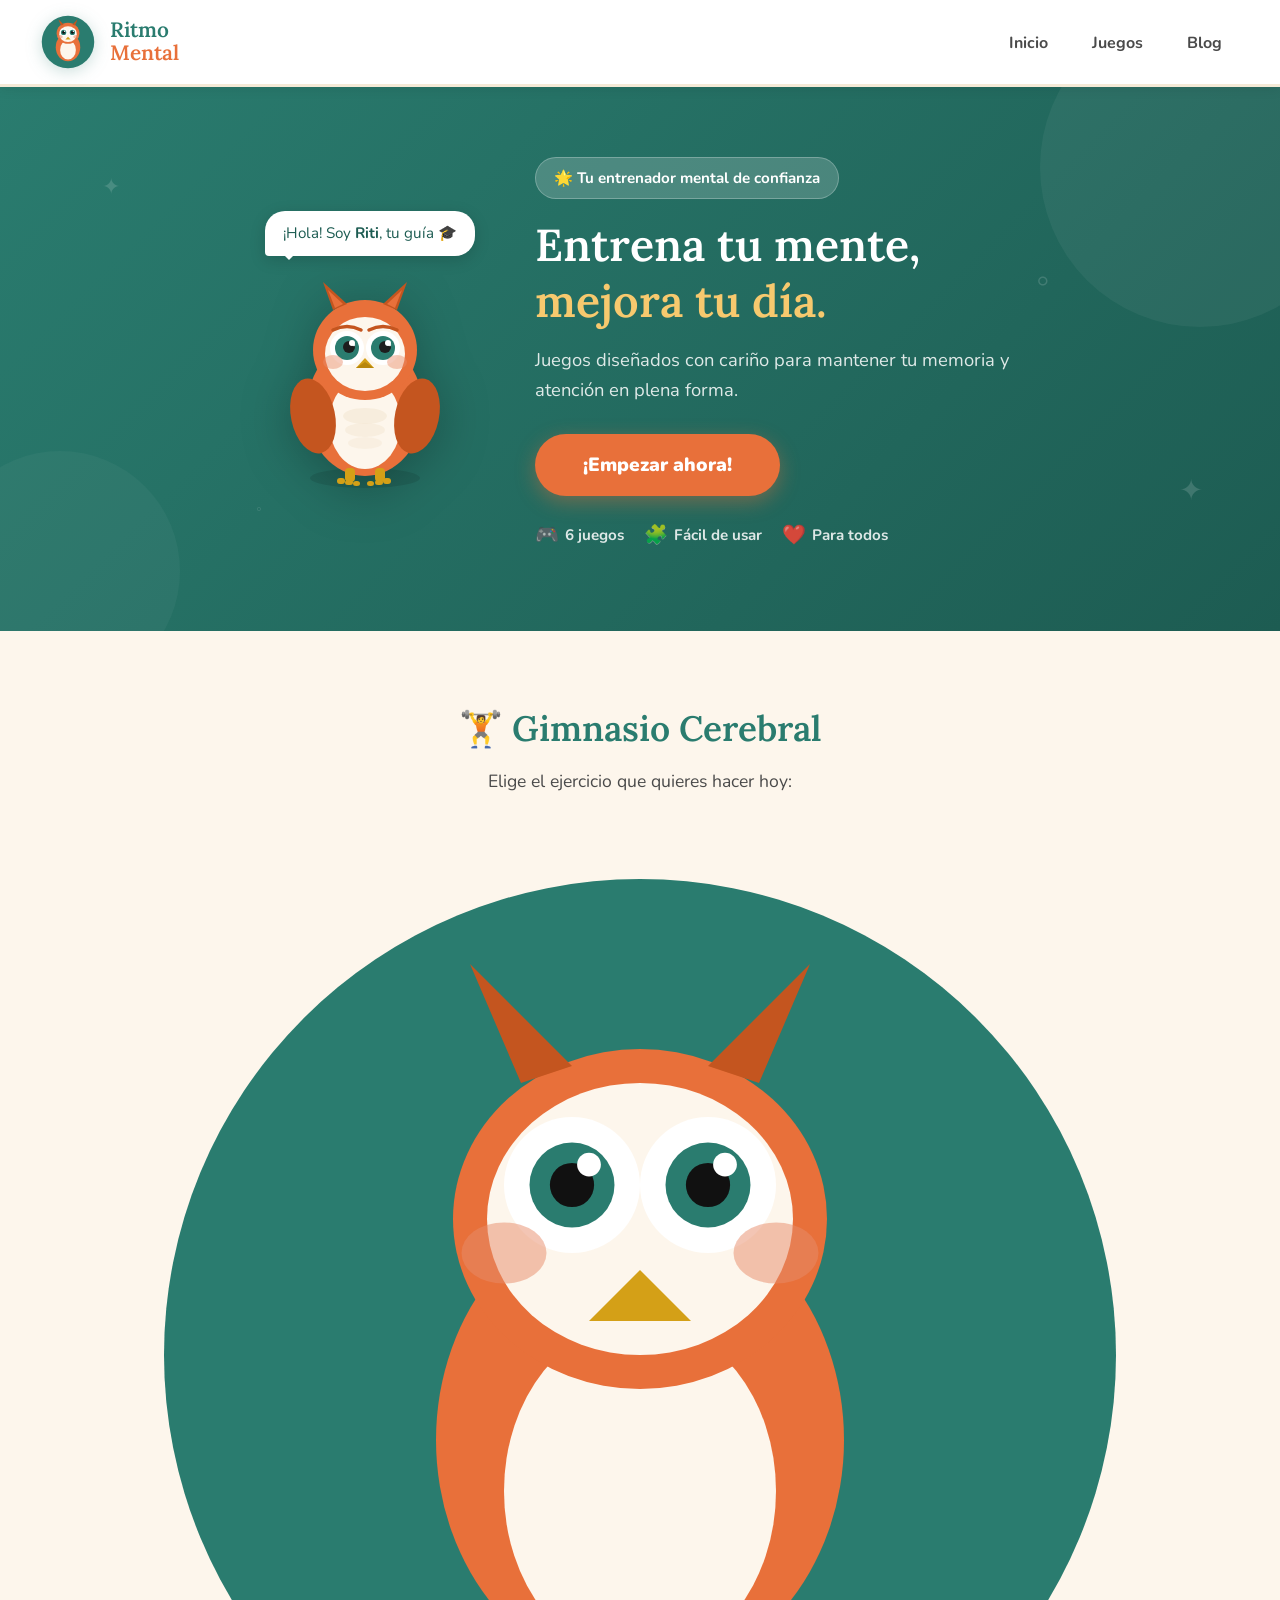
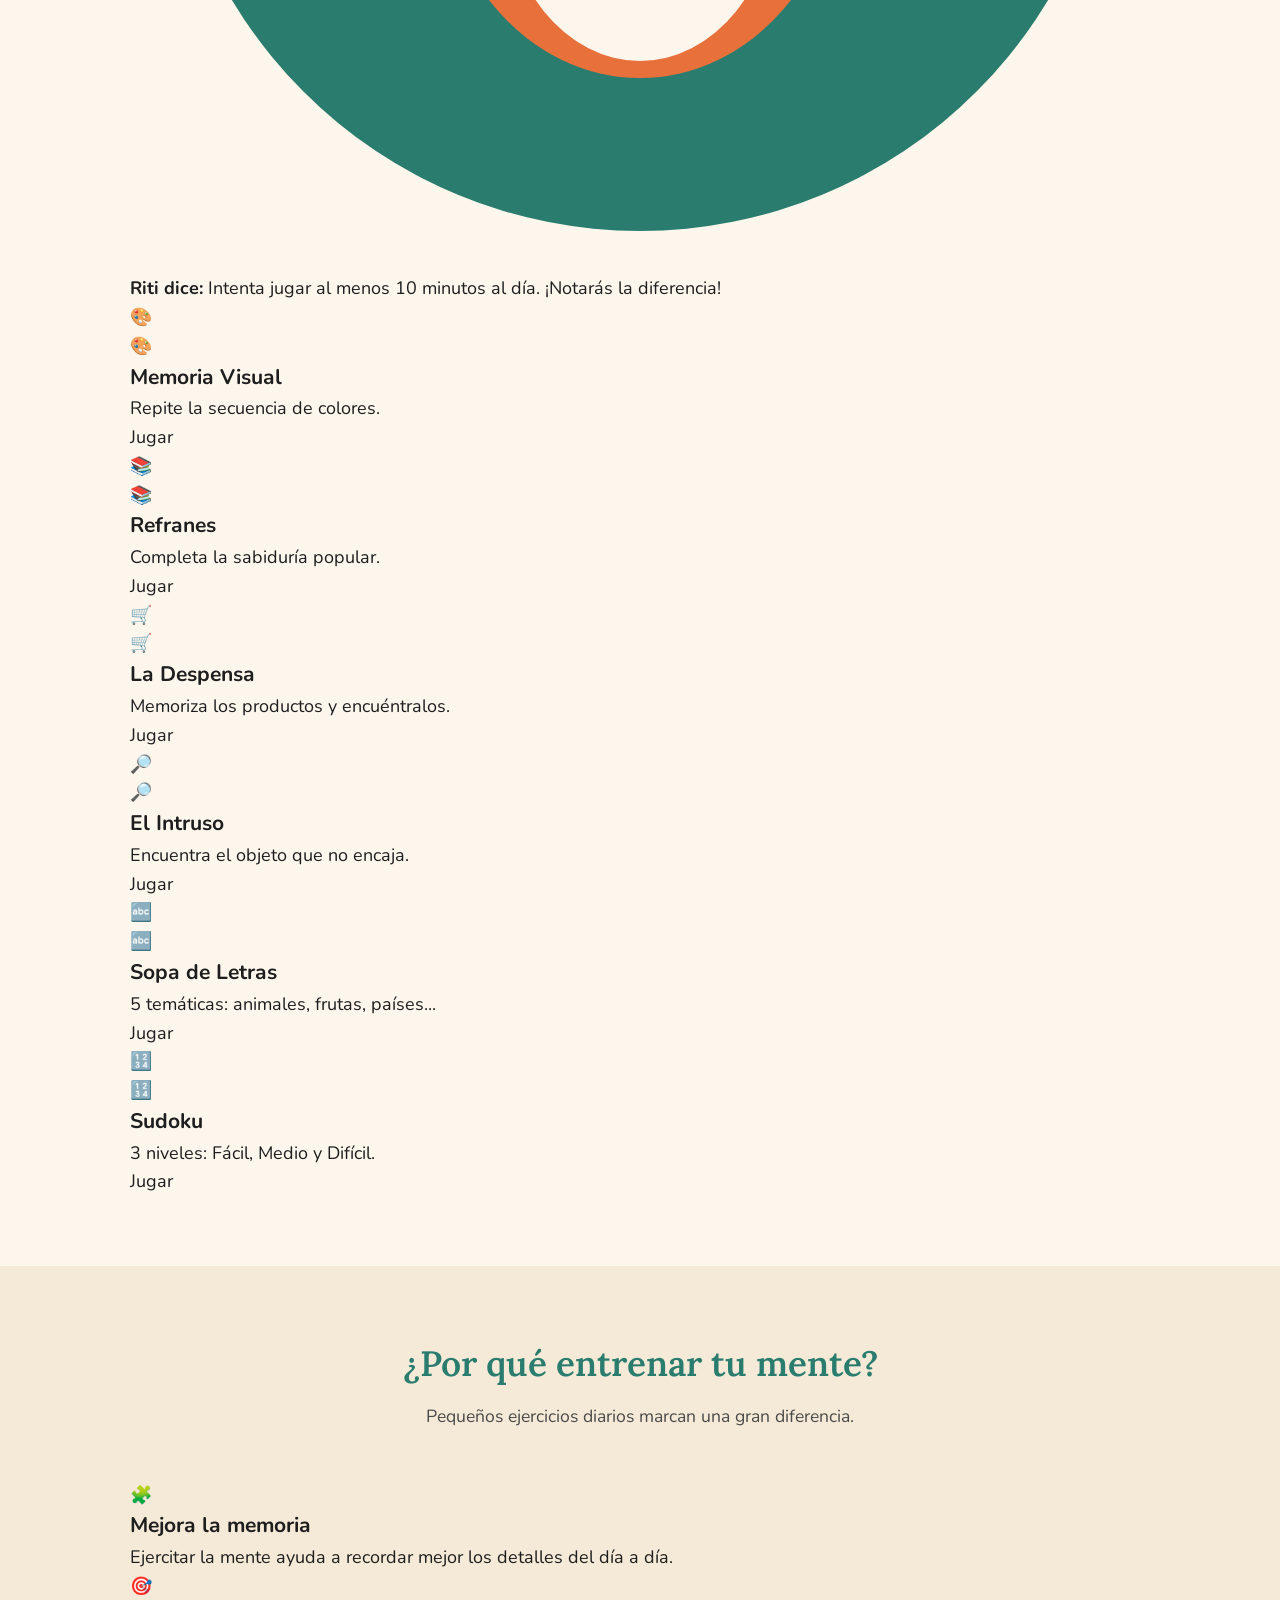
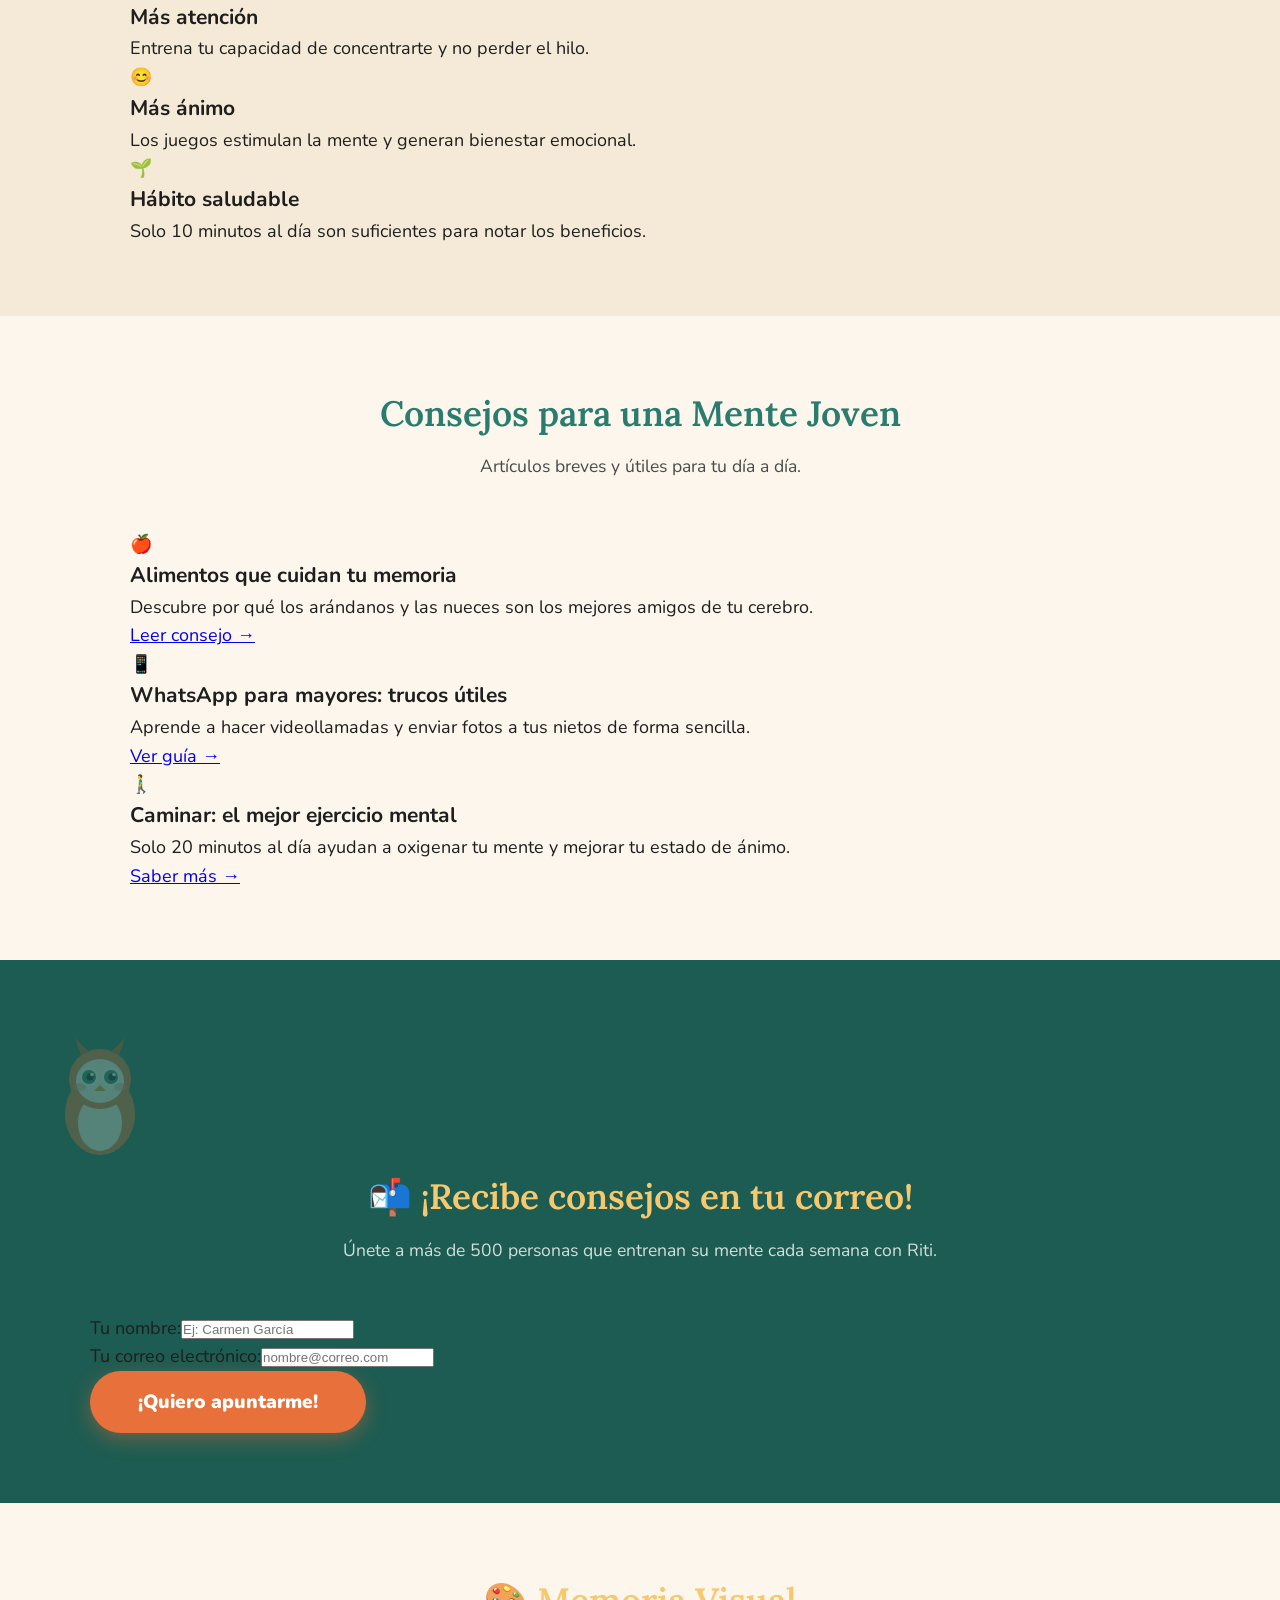
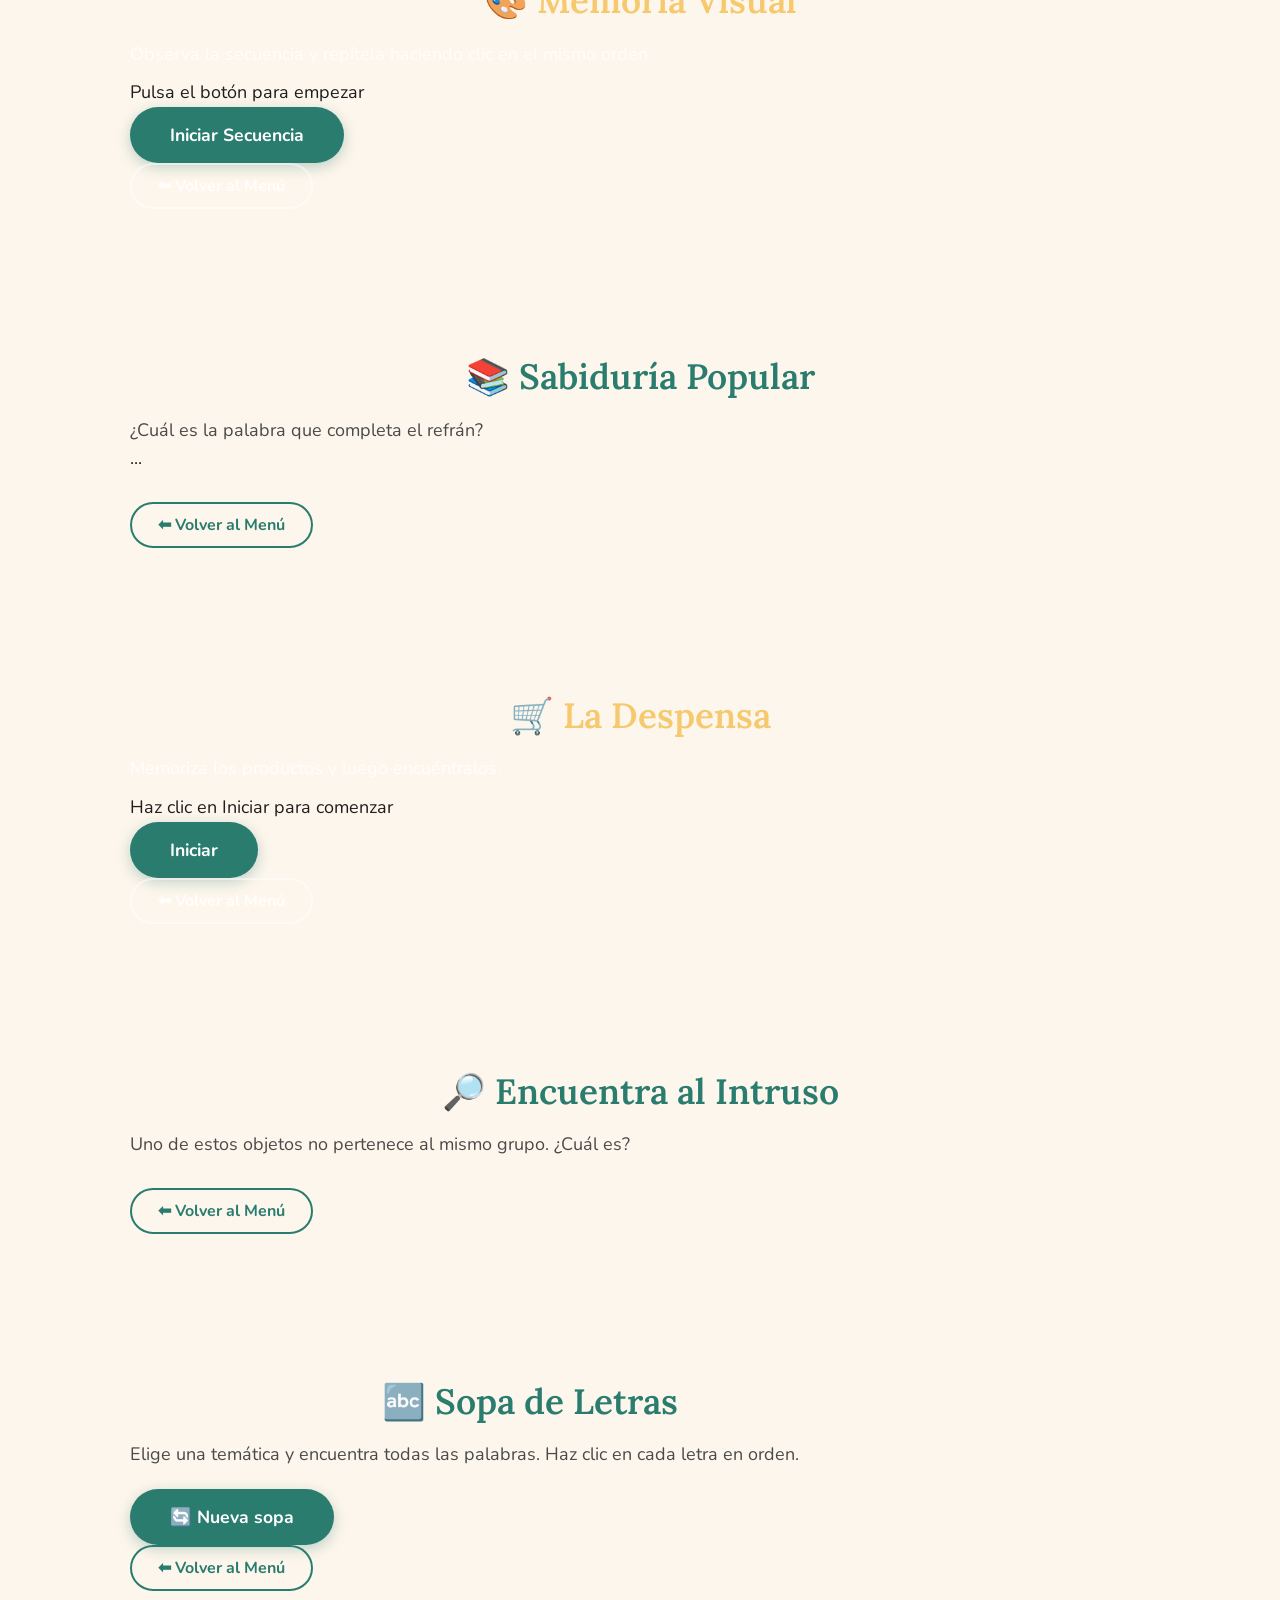
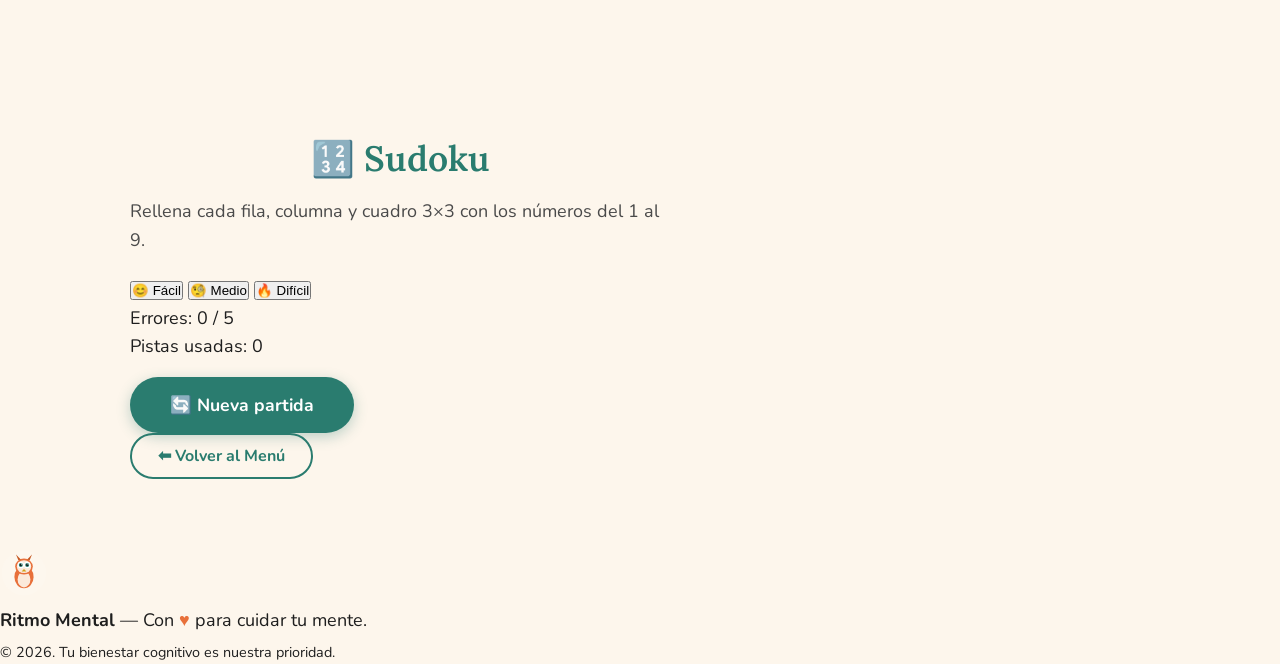
<file: index.html>
<!DOCTYPE html>
<html lang="es">
<head>
  <meta charset="UTF-8">
  <meta name="viewport" content="width=device-width, initial-scale=1.0">
  <title>Ritmo Mental | Entrenamiento Cognitivo</title>
  <link href="https://fonts.googleapis.com/css2?family=Nunito:wght@400;700;900&family=Lora:wght@400;600&display=swap" rel="stylesheet">
  <link rel="stylesheet" href="ritmo-mental.css">
  <link rel="stylesheet" href="app.css">

  <!-- PWA -->
  <link rel="manifest" href="/manifest.json">
  <meta name="theme-color" content="#2A7C6F">
  <meta name="mobile-web-app-capable" content="yes">
  <meta name="apple-mobile-web-app-capable" content="yes">
  <meta name="apple-mobile-web-app-status-bar-style" content="default">
  <meta name="apple-mobile-web-app-title" content="Ritmo Mental">
  <link rel="apple-touch-icon" href="/icons/icon-192.png">
  <link rel="icon" type="image/png" sizes="192x192" href="/icons/icon-192.png">
  <link rel="icon" type="image/png" sizes="512x512" href="/icons/icon-512.png">
</head>
<body>

<!-- Barra superior APP (solo visible en modo PWA/app) -->
<div class="app-topbar" id="app-topbar" style="display:none;">
  <div class="app-logo">🦉 Ritmo Mental</div>
</div>

<!-- Pantalla de inicio APP (solo visible en modo PWA/app) -->
<div id="app-home" style="display:none; padding: 0 16px 40px;">

  <!-- Tarjeta grande de Riti -->
  <div class="riti-card" id="riti-card">
    <div class="riti-card-buho">
      <svg viewBox="0 0 200 220" fill="none" xmlns="http://www.w3.org/2000/svg" class="buho-anim">
        <ellipse cx="100" cy="210" rx="55" ry="10" fill="rgba(0,0,0,0.10)"/>
        <ellipse cx="100" cy="140" rx="58" ry="68" fill="#E8703A"/>
        <ellipse cx="100" cy="155" rx="36" ry="46" fill="#FDF6EC"/>
        <ellipse cx="100" cy="148" rx="22" ry="8" fill="#F5EAD7" opacity="0.7"/>
        <ellipse cx="100" cy="162" rx="20" ry="7" fill="#F5EAD7" opacity="0.6"/>
        <ellipse cx="100" cy="175" rx="17" ry="6" fill="#F5EAD7" opacity="0.5"/>
        <ellipse cx="48" cy="148" rx="22" ry="38" fill="#C4551F" transform="rotate(-12 48 148)"/>
        <ellipse cx="152" cy="148" rx="22" ry="38" fill="#C4551F" transform="rotate(12 152 148)"/>
        <ellipse cx="100" cy="82" rx="52" ry="50" fill="#E8703A"/>
        <polygon points="68,42 58,14 82,36" fill="#C4551F"/>
        <polygon points="132,42 142,14 118,36" fill="#C4551F"/>
        <ellipse cx="100" cy="86" rx="40" ry="37" fill="#FDF6EC"/>
        <circle cx="82" cy="80" r="17" fill="white"/>
        <circle cx="118" cy="80" r="17" fill="white"/>
        <circle cx="82" cy="80" r="12" fill="#2A7C6F"/>
        <circle cx="118" cy="80" r="12" fill="#2A7C6F"/>
        <circle cx="84" cy="79" r="6" fill="#1D1D1D"/>
        <circle cx="120" cy="79" r="6" fill="#1D1D1D"/>
        <circle cx="87" cy="75" r="3" fill="white"/>
        <circle cx="123" cy="75" r="3" fill="white"/>
        <polygon points="100,90 91,100 109,100" fill="#D4A017"/>
        <ellipse cx="68" cy="94" rx="10" ry="7" fill="#E88C6A" opacity="0.45"/>
        <ellipse cx="132" cy="94" rx="10" ry="7" fill="#E88C6A" opacity="0.45"/>
        <rect x="80" y="200" width="10" height="14" rx="4" fill="#D4A017"/>
        <rect x="110" y="200" width="10" height="14" rx="4" fill="#D4A017"/>
      </svg>
    </div>
    <div class="riti-card-texto">
      <div class="riti-card-saludo" id="riti-saludo">¡Buenos días! 🌅</div>
      <div class="riti-card-mensaje" id="riti-mensaje">Hoy es un buen día para ejercitar tu mente. ¡Elige un juego y empezamos!</div>
    </div>
  </div>

  <p class="app-home-subtitle">Elige el juego de hoy:</p>
  <div class="app-game-grid">
    <div class="app-game-card" onclick="appAbrirJuego('juego-colores')">
      <div class="app-game-icon">🎨</div>
      <div class="app-game-name">Memoria Visual</div>
      <div class="app-game-desc">Repite la secuencia de colores</div>
    </div>
    <div class="app-game-card" onclick="appAbrirJuego('juego-refranes')">
      <div class="app-game-icon">📚</div>
      <div class="app-game-name">Refranes</div>
      <div class="app-game-desc">Completa la sabiduría popular</div>
    </div>
    <div class="app-game-card" onclick="appAbrirJuego('juego-despensa')">
      <div class="app-game-icon">🛒</div>
      <div class="app-game-name">La Despensa</div>
      <div class="app-game-desc">Memoriza y encuentra productos</div>
    </div>
    <div class="app-game-card" onclick="appAbrirJuego('juego-intruso')">
      <div class="app-game-icon">🔎</div>
      <div class="app-game-name">El Intruso</div>
      <div class="app-game-desc">Encuentra el que no encaja</div>
    </div>
    <div class="app-game-card" onclick="appAbrirJuego('juego-sopa')">
      <div class="app-game-icon">🔤</div>
      <div class="app-game-name">Sopa de Letras</div>
      <div class="app-game-desc">5 temáticas distintas</div>
    </div>
    <div class="app-game-card" onclick="appAbrirJuego('juego-sudoku')">
      <div class="app-game-icon">🔢</div>
      <div class="app-game-name">Sudoku</div>
      <div class="app-game-desc">Fácil, Medio y Difícil</div>
    </div>
  </div>
</div>

<!-- Overlay de celebración de Riti -->
<div id="riti-celebracion" style="display:none;">
  <div class="celeb-contenido">
    <div class="celeb-buho" id="celeb-buho">🦉</div>
    <div class="celeb-mensaje" id="celeb-mensaje">¡Genial! ¡Lo has conseguido!</div>
    <div class="celeb-emojis" id="celeb-emojis"></div>
  </div>
</div>

<header>
  <div class="logo" onclick="volverInicio()">
    <div class="logo-svg">
      <svg viewBox="0 0 64 64" fill="none" xmlns="http://www.w3.org/2000/svg">
        <circle cx="32" cy="32" r="30" fill="#2A7C6F"/>
        <ellipse cx="32" cy="38" rx="14" ry="16" fill="#E8703A"/>
        <ellipse cx="32" cy="41" rx="9" ry="11" fill="#FDF6EC"/>
        <ellipse cx="32" cy="22" rx="13" ry="12" fill="#E8703A"/>
        <polygon points="24,13 21,6 27,12" fill="#C4551F"/>
        <polygon points="40,13 43,6 37,12" fill="#C4551F"/>
        <ellipse cx="32" cy="23" rx="10" ry="9" fill="#FDF6EC"/>
        <circle cx="27" cy="21" r="4.5" fill="white"/>
        <circle cx="37" cy="21" r="4.5" fill="white"/>
        <circle cx="27" cy="21" r="3" fill="#2A7C6F"/>
        <circle cx="37" cy="21" r="3" fill="#2A7C6F"/>
        <circle cx="27" cy="21" r="1.6" fill="#111"/>
        <circle cx="37" cy="21" r="1.6" fill="#111"/>
        <circle cx="28.2" cy="19.8" r="0.9" fill="white"/>
        <circle cx="38.2" cy="19.8" r="0.9" fill="white"/>
        <polygon points="32,26 29,29 35,29" fill="#D4A017"/>
        <ellipse cx="23" cy="26" rx="3" ry="2" fill="#E88C6A" opacity="0.5"/>
        <ellipse cx="41" cy="26" rx="3" ry="2" fill="#E88C6A" opacity="0.5"/>
      </svg>
    </div>
    <div class="logo-text">
      <span class="logo-ritmo">Ritmo</span>
      <span class="logo-mental">Mental</span>
    </div>
  </div>
  <nav><ul>
    <li><a href="#" onclick="volverInicio()">Inicio</a></li>
    <li><a href="#" onclick="irAlJuego('actividades')">Juegos</a></li>
    <li><a href="#" onclick="irAlJuego('blog')">Blog</a></li>
  </ul></nav>
</header>

<div id="main-content">
  <section class="hero">
    <!-- Elementos decorativos de fondo -->
    <div class="hero-deco hero-deco-1">✦</div>
    <div class="hero-deco hero-deco-2">✦</div>
    <div class="hero-deco hero-deco-3">◦</div>
    <div class="hero-deco hero-deco-4">◦</div>

    <div class="hero-layout">
      <!-- Mascota -->
      <div class="hero-mascota">
        <div class="mascota-burbuja">¡Hola! Soy <strong>Riti</strong>, tu guía 🎓</div>
        <div class="mascota-svg">
          <svg viewBox="0 0 200 220" fill="none" xmlns="http://www.w3.org/2000/svg" class="buho-anim">
            <ellipse cx="100" cy="210" rx="55" ry="10" fill="rgba(0,0,0,0.10)"/>
            <ellipse cx="100" cy="140" rx="58" ry="68" fill="#E8703A"/>
            <ellipse cx="100" cy="155" rx="36" ry="46" fill="#FDF6EC"/>
            <ellipse cx="100" cy="148" rx="22" ry="8" fill="#F5EAD7" opacity="0.7"/>
            <ellipse cx="100" cy="162" rx="20" ry="7" fill="#F5EAD7" opacity="0.6"/>
            <ellipse cx="100" cy="175" rx="17" ry="6" fill="#F5EAD7" opacity="0.5"/>
            <ellipse cx="48" cy="148" rx="22" ry="38" fill="#C4551F" transform="rotate(-12 48 148)"/>
            <ellipse cx="152" cy="148" rx="22" ry="38" fill="#C4551F" transform="rotate(12 152 148)"/>
            <ellipse cx="100" cy="82" rx="52" ry="50" fill="#E8703A"/>
            <polygon points="68,42 58,14 82,36" fill="#C4551F"/>
            <polygon points="132,42 142,14 118,36" fill="#C4551F"/>
            <polygon points="70,40 63,22 78,36" fill="#E8703A"/>
            <polygon points="130,40 137,22 122,36" fill="#E8703A"/>
            <ellipse cx="100" cy="86" rx="40" ry="37" fill="#FDF6EC"/>
            <circle cx="82" cy="80" r="17" fill="white"/>
            <circle cx="118" cy="80" r="17" fill="white"/>
            <circle cx="82" cy="80" r="12" fill="#2A7C6F"/>
            <circle cx="118" cy="80" r="12" fill="#2A7C6F"/>
            <circle cx="84" cy="79" r="6" fill="#1D1D1D"/>
            <circle cx="120" cy="79" r="6" fill="#1D1D1D"/>
            <circle cx="87" cy="75" r="3" fill="white"/>
            <circle cx="123" cy="75" r="3" fill="white"/>
            <circle cx="89" cy="77" r="1.2" fill="white" opacity="0.8"/>
            <circle cx="125" cy="77" r="1.2" fill="white" opacity="0.8"/>
            <path d="M68 62 Q82 55 96 62" stroke="#C4551F" stroke-width="3.5" stroke-linecap="round" fill="none"/>
            <path d="M104 62 Q118 55 132 62" stroke="#C4551F" stroke-width="3.5" stroke-linecap="round" fill="none"/>
            <polygon points="100,90 91,100 109,100" fill="#D4A017"/>
            <polygon points="100,94 91,100 109,100" fill="#B8860B"/>
            <ellipse cx="68" cy="94" rx="10" ry="7" fill="#E88C6A" opacity="0.45"/>
            <ellipse cx="132" cy="94" rx="10" ry="7" fill="#E88C6A" opacity="0.45"/>
            <rect x="80" y="200" width="10" height="14" rx="4" fill="#D4A017"/>
            <rect x="110" y="200" width="10" height="14" rx="4" fill="#D4A017"/>
            <rect x="72" y="210" width="8" height="6" rx="3" fill="#D4A017"/>
            <rect x="80" y="212" width="8" height="5" rx="3" fill="#D4A017"/>
            <rect x="88" y="213" width="7" height="5" rx="3" fill="#D4A017"/>
            <rect x="102" y="213" width="7" height="5" rx="3" fill="#D4A017"/>
            <rect x="110" y="212" width="8" height="5" rx="3" fill="#D4A017"/>
            <rect x="118" y="210" width="8" height="6" rx="3" fill="#D4A017"/>
          </svg>
        </div>
      </div>

      <!-- Texto hero -->
      <div class="hero-content">
        <div class="hero-badge">🌟 Tu entrenador mental de confianza</div>
        <h2>Entrena tu mente,<br><span class="highlight">mejora tu día.</span></h2>
        <p>Juegos diseñados con cariño para mantener tu memoria y atención en plena forma.</p>
        <button class="btn-primary" onclick="irAlJuego('actividades')">¡Empezar ahora!</button>
        <div class="hero-stats">
          <div class="hero-stat"><span>🎮</span> 6 juegos</div>
          <div class="hero-stat"><span>🧩</span> Fácil de usar</div>
          <div class="hero-stat"><span>❤️</span> Para todos</div>
        </div>
      </div>
    </div>
  </section>

  <section id="actividades" class="section" style="scroll-margin-top:80px;">
    <div class="section-header">
      <h2 class="section-title">🏋️ Gimnasio Cerebral</h2>
      <p class="subtitle">Elige el ejercicio que quieres hacer hoy:</p>
    </div>
    <!-- Riti tip -->
    <div class="riti-tip">
      <div class="riti-mini">
        <svg viewBox="0 0 60 60" fill="none" xmlns="http://www.w3.org/2000/svg">
          <circle cx="30" cy="30" r="28" fill="#2A7C6F"/>
          <ellipse cx="30" cy="35" rx="12" ry="14" fill="#E8703A"/>
          <ellipse cx="30" cy="38" rx="8" ry="10" fill="#FDF6EC"/>
          <ellipse cx="30" cy="22" rx="11" ry="10" fill="#E8703A"/>
          <polygon points="23,14 20,7 26,13" fill="#C4551F"/>
          <polygon points="37,14 40,7 34,13" fill="#C4551F"/>
          <ellipse cx="30" cy="22" rx="9" ry="8" fill="#FDF6EC"/>
          <circle cx="26" cy="20" r="4" fill="white"/><circle cx="34" cy="20" r="4" fill="white"/>
          <circle cx="26" cy="20" r="2.5" fill="#2A7C6F"/><circle cx="34" cy="20" r="2.5" fill="#2A7C6F"/>
          <circle cx="26" cy="20" r="1.3" fill="#111"/><circle cx="34" cy="20" r="1.3" fill="#111"/>
          <circle cx="27" cy="18.8" r="0.7" fill="white"/><circle cx="35" cy="18.8" r="0.7" fill="white"/>
          <polygon points="30,25 27,28 33,28" fill="#D4A017"/>
          <ellipse cx="22" cy="24" rx="2.5" ry="1.8" fill="#E88C6A" opacity="0.5"/>
          <ellipse cx="38" cy="24" rx="2.5" ry="1.8" fill="#E88C6A" opacity="0.5"/>
        </svg>
      </div>
      <p><strong>Riti dice:</strong> Intenta jugar al menos 10 minutos al día. ¡Notarás la diferencia!</p>
    </div>
    <div class="game-grid">
      <div class="game-card" onclick="mostrarJuego('juego-colores')">
        <div class="game-card-deco">🎨</div>
        <span class="game-icon">🎨</span><h3>Memoria Visual</h3><p>Repite la secuencia de colores.</p><span class="badge">Jugar</span>
      </div>
      <div class="game-card" onclick="mostrarJuego('juego-refranes')">
        <div class="game-card-deco">📚</div>
        <span class="game-icon">📚</span><h3>Refranes</h3><p>Completa la sabiduría popular.</p><span class="badge">Jugar</span>
      </div>
      <div class="game-card" onclick="mostrarJuego('juego-despensa')">
        <div class="game-card-deco">🛒</div>
        <span class="game-icon">🛒</span><h3>La Despensa</h3><p>Memoriza los productos y encuéntralos.</p><span class="badge">Jugar</span>
      </div>
      <div class="game-card" onclick="mostrarJuego('juego-intruso')">
        <div class="game-card-deco">🔎</div>
        <span class="game-icon">🔎</span><h3>El Intruso</h3><p>Encuentra el objeto que no encaja.</p><span class="badge">Jugar</span>
      </div>
      <div class="game-card" onclick="mostrarJuego('juego-sopa')">
        <div class="game-card-deco">🔤</div>
        <span class="game-icon">🔤</span><h3>Sopa de Letras</h3><p>5 temáticas: animales, frutas, países...</p><span class="badge">Jugar</span>
      </div>
      <div class="game-card" onclick="mostrarJuego('juego-sudoku')">
        <div class="game-card-deco">🔢</div>
        <span class="game-icon">🔢</span><h3>Sudoku</h3><p>3 niveles: Fácil, Medio y Difícil.</p><span class="badge">Jugar</span>
      </div>
    </div>
  </section>

  <div style="background:var(--warm);position:relative;overflow:hidden;">
    <!-- Decoración ondulada superior -->
    <div class="wave-top"></div>
    <section class="section">
      <h2 class="section-title">¿Por qué entrenar tu mente?</h2>
      <p class="subtitle">Pequeños ejercicios diarios marcan una gran diferencia.</p>
      <div class="benefits-grid">
        <div class="benefit-card"><div class="benefit-icon">🧩</div><h3>Mejora la memoria</h3><p>Ejercitar la mente ayuda a recordar mejor los detalles del día a día.</p></div>
        <div class="benefit-card"><div class="benefit-icon">🎯</div><h3>Más atención</h3><p>Entrena tu capacidad de concentrarte y no perder el hilo.</p></div>
        <div class="benefit-card"><div class="benefit-icon">😊</div><h3>Más ánimo</h3><p>Los juegos estimulan la mente y generan bienestar emocional.</p></div>
        <div class="benefit-card"><div class="benefit-icon">🌱</div><h3>Hábito saludable</h3><p>Solo 10 minutos al día son suficientes para notar los beneficios.</p></div>
      </div>
    </section>
  </div>

  <section id="blog" class="section" style="scroll-margin-top:80px;">
    <h2 class="section-title">Consejos para una Mente Joven</h2>
    <p class="subtitle">Artículos breves y útiles para tu día a día.</p>
    <div class="blog-grid">
      <article class="blog-card"><div class="blog-emoji">🍎</div><div><h3>Alimentos que cuidan tu memoria</h3><p>Descubre por qué los arándanos y las nueces son los mejores amigos de tu cerebro.</p><a href="#" class="btn-leer">Leer consejo →</a></div></article>
      <article class="blog-card"><div class="blog-emoji">📱</div><div><h3>WhatsApp para mayores: trucos útiles</h3><p>Aprende a hacer videollamadas y enviar fotos a tus nietos de forma sencilla.</p><a href="#" class="btn-leer">Ver guía →</a></div></article>
      <article class="blog-card"><div class="blog-emoji">🚶‍♂️</div><div><h3>Caminar: el mejor ejercicio mental</h3><p>Solo 20 minutos al día ayudan a oxigenar tu mente y mejorar tu estado de ánimo.</p><a href="#" class="btn-leer">Saber más →</a></div></article>
    </div>
  </section>

  <div style="background:var(--teal-d);padding:70px 40px;position:relative;overflow:hidden;">
    <!-- Riti flotando en la esquina -->
    <div class="suscripcion-buho">
      <svg viewBox="0 0 120 130" fill="none" xmlns="http://www.w3.org/2000/svg" style="width:120px;opacity:0.25;">
        <ellipse cx="60" cy="84" rx="35" ry="41" fill="#E8703A"/>
        <ellipse cx="60" cy="93" rx="22" ry="28" fill="#FDF6EC"/>
        <ellipse cx="60" cy="49" rx="31" ry="30" fill="#E8703A"/>
        <polygon points="41,25 35,8 49,22" fill="#C4551F"/>
        <polygon points="79,25 85,8 71,22" fill="#C4551F"/>
        <ellipse cx="60" cy="51" rx="24" ry="22" fill="#FDF6EC"/>
        <circle cx="49" cy="47" r="10" fill="white"/><circle cx="71" cy="47" r="10" fill="white"/>
        <circle cx="49" cy="47" r="7" fill="#2A7C6F"/><circle cx="71" cy="47" r="7" fill="#2A7C6F"/>
        <circle cx="50" cy="47" r="3.5" fill="#111"/><circle cx="72" cy="47" r="3.5" fill="#111"/>
        <circle cx="52" cy="44.5" r="1.8" fill="white"/><circle cx="74" cy="44.5" r="1.8" fill="white"/>
        <polygon points="60,55 54,61 66,61" fill="#D4A017"/>
        <ellipse cx="40" cy="57" rx="6" ry="4" fill="#E88C6A" opacity="0.45"/>
        <ellipse cx="80" cy="57" rx="6" ry="4" fill="#E88C6A" opacity="0.45"/>
      </svg>
    </div>
    <section class="section" style="padding:0;">
      <h2 class="section-title white">📬 ¡Recibe consejos en tu correo!</h2>
      <p class="subtitle white">Únete a más de 500 personas que entrenan su mente cada semana con Riti.</p>
      <div class="registro-form">
        <div class="input-group"><label>Tu nombre:</label><input type="text" id="nombre" placeholder="Ej: Carmen García"></div>
        <div class="input-group"><label>Tu correo electrónico:</label><input type="email" id="email" placeholder="nombre@correo.com"></div>
        <button class="btn-primary" onclick="enviarFormulario()">¡Quiero apuntarme!</button>
        <div id="form-msg" class="feedback-msg" style="text-align:center;"></div>
      </div>
    </section>
  </div>
</div>

<!-- JUEGO 1: COLORES -->
<div id="juego-colores" class="game-section bg-dark">
  <div class="game-inner">
    <h2 class="section-title white">🎨 Memoria Visual</h2>
    <p style="color:rgba(255,255,255,.8);margin-bottom:10px;">Observa la secuencia y repítela haciendo clic en el mismo orden.</p>
    <div class="color-grid">
      <div class="color-box rojo"    data-color="rojo"    onclick="clicColor(this)"></div>
      <div class="color-box azul"    data-color="azul"    onclick="clicColor(this)"></div>
      <div class="color-box verde"   data-color="verde"   onclick="clicColor(this)"></div>
      <div class="color-box amarillo"data-color="amarillo"onclick="clicColor(this)"></div>
    </div>
    <div id="colores-msg" class="feedback-msg">Pulsa el botón para empezar</div>
    <button id="start-colores" class="btn-secondary" onclick="iniciarColores()">Iniciar Secuencia</button><br>
    <button class="btn-back" onclick="APP_MODE ? appVolverHome() : volverMenu()">⬅ Volver al Menú</button>
  </div>
</div>

<!-- JUEGO 2: REFRANES -->
<div id="juego-refranes" class="game-section bg-warm">
  <div class="game-inner">
    <h2 class="section-title">📚 Sabiduría Popular</h2>
    <p style="color:var(--mid);">¿Cuál es la palabra que completa el refrán?</p>
    <div class="refran-frase"><span id="refran-inicio"></span> <span class="refran-hueco" id="refran-destino">...</span></div>
    <div class="opciones-grid" id="opciones-refranes"></div>
    <div id="refran-feedback" class="feedback-msg light"></div>
    <button id="next-refran" class="btn-secondary" style="display:none;" onclick="siguienteRefran()">Siguiente →</button><br>
    <button class="btn-back-light" onclick="APP_MODE ? appVolverHome() : volverMenu()">⬅ Volver al Menú</button>
  </div>
</div>

<!-- JUEGO 3: DESPENSA -->
<div id="juego-despensa" class="game-section bg-dark">
  <div class="game-inner">
    <h2 class="section-title white">🛒 La Despensa</h2>
    <p id="despensa-instr" style="color:rgba(255,255,255,.8);margin-bottom:10px;">Memoriza los productos y luego encuéntralos.</p>
    <div id="lista-memorizar" class="items-grid"></div>
    <div id="estanteria" class="items-grid" style="display:none;"></div>
    <div id="despensa-msg" class="feedback-msg">Haz clic en Iniciar para comenzar</div>
    <button id="start-despensa" class="btn-secondary" onclick="iniciarDespensa()">Iniciar</button><br>
    <button class="btn-back" onclick="APP_MODE ? appVolverHome() : volverMenu()">⬅ Volver al Menú</button>
  </div>
</div>

<!-- JUEGO 4: INTRUSO -->
<div id="juego-intruso" class="game-section bg-warm">
  <div class="game-inner">
    <h2 class="section-title">🔎 Encuentra al Intruso</h2>
    <p style="color:var(--mid);">Uno de estos objetos no pertenece al mismo grupo. ¿Cuál es?</p>
    <div id="intruso-grid" class="intruso-grid"></div>
    <div id="intruso-feedback" class="feedback-msg light"></div>
    <button id="next-intruso" class="btn-secondary" style="display:none;" onclick="siguienteIntruso()">Siguiente →</button><br>
    <button class="btn-back-light" onclick="APP_MODE ? appVolverHome() : volverMenu()">⬅ Volver al Menú</button>
  </div>
</div>

<!-- JUEGO 5: SOPA DE LETRAS -->
<div id="juego-sopa" class="game-section bg-cream">
  <div class="game-inner" style="max-width:800px;">
    <h2 class="section-title">🔤 Sopa de Letras</h2>
    <p style="color:var(--mid);margin-bottom:20px;">Elige una temática y encuentra todas las palabras. Haz clic en cada letra en orden.</p>
    <div class="sopa-temas" id="sopa-temas"></div>
    <ul id="lista-palabras" class="lista-palabras"></ul>
    <div id="grid-sopa" class="sopa-grid"></div>
    <div id="sopa-msg" class="feedback-msg light"></div>
    <button id="nueva-sopa-btn" class="btn-secondary" onclick="nuevaSopaMismaTema()" style="margin-right:10px;">🔄 Nueva sopa</button><br>
    <button class="btn-back-light" onclick="APP_MODE ? appVolverHome() : volverMenu()">⬅ Volver al Menú</button>
  </div>
</div>

<!-- JUEGO 6: SUDOKU -->
<div id="juego-sudoku" class="game-section bg-cream">
  <div class="game-inner" style="max-width:540px;">
    <h2 class="section-title">🔢 Sudoku</h2>
    <p style="color:var(--mid);margin-bottom:20px;">Rellena cada fila, columna y cuadro 3×3 con los números del 1 al 9.</p>
    <div class="sudoku-controls">
      <button class="nivel-btn facil activo" id="btn-facil"   onclick="elegirNivel('facil',this)">😊 Fácil</button>
      <button class="nivel-btn medio"        id="btn-medio"   onclick="elegirNivel('medio',this)">🧐 Medio</button>
      <button class="nivel-btn dificil"      id="btn-dificil" onclick="elegirNivel('dificil',this)">🔥 Difícil</button>
    </div>
    <div class="sudoku-info">
      <div class="sudoku-stat">Errores: <span id="sudoku-errores">0</span> / 5</div>
      <div class="sudoku-stat">Pistas usadas: <span id="sudoku-pistas">0</span></div>
    </div>
    <div class="sudoku-wrapper">
      <div class="sudoku-board" id="sudoku-board"></div>
      <div class="sudoku-numpad" id="sudoku-numpad"></div>
    </div>
    <div id="sudoku-msg" class="sudoku-msg"></div>
    <button class="btn-secondary" onclick="nuevoSudoku()" style="margin-top:16px;">🔄 Nueva partida</button><br>
    <button class="btn-back-light" onclick="APP_MODE ? appVolverHome() : volverMenu()">⬅ Volver al Menú</button>
  </div>
</div>

<footer>
  <div class="footer-buho">
    <svg viewBox="0 0 60 60" fill="none" xmlns="http://www.w3.org/2000/svg" style="width:48px;">
      <circle cx="30" cy="30" r="28" fill="rgba(255,255,255,0.1)"/>
      <ellipse cx="30" cy="35" rx="12" ry="14" fill="#E8703A"/>
      <ellipse cx="30" cy="38" rx="8" ry="10" fill="#FDF6EC" opacity="0.9"/>
      <ellipse cx="30" cy="22" rx="11" ry="10" fill="#E8703A"/>
      <polygon points="23,14 20,7 26,13" fill="#C4551F"/>
      <polygon points="37,14 40,7 34,13" fill="#C4551F"/>
      <ellipse cx="30" cy="22" rx="9" ry="8" fill="#FDF6EC" opacity="0.9"/>
      <circle cx="26" cy="20" r="4" fill="white"/><circle cx="34" cy="20" r="4" fill="white"/>
      <circle cx="26" cy="20" r="2.5" fill="#2A7C6F"/><circle cx="34" cy="20" r="2.5" fill="#2A7C6F"/>
      <circle cx="26" cy="20" r="1.3" fill="#111"/><circle cx="34" cy="20" r="1.3" fill="#111"/>
      <circle cx="27" cy="18.8" r="0.7" fill="white"/><circle cx="35" cy="18.8" r="0.7" fill="white"/>
      <polygon points="30,25 27,28 33,28" fill="#D4A017"/>
    </svg>
  </div>
  <p><strong>Ritmo Mental</strong> — Con <span style="color:#E8703A;">♥</span> para cuidar tu mente.</p>
  <p style="margin-top:6px;font-size:0.9rem;">© 2026. Tu bienestar cognitivo es nuestra prioridad.</p>
</footer>
    <script src="ritmo-mental.js"></script>

  <!-- Detección y control modo app (PWA instalada) -->
  <script>
    var APP_MODE = window.matchMedia('(display-mode: standalone)').matches
               || window.navigator.standalone === true
               || new URLSearchParams(window.location.search).get('app') === '1';

    if (APP_MODE) {
      document.body.classList.add('app-mode');
    }

    // Mensajes de Riti según hora del día
    var MENSAJES_RITI = {
      manana: [
        "¡Buenos días! 🌅 Empezar el día entrenando la mente es un gran hábito. ¡Vamos allá!",
        "¡Hola! ☀️ Tu cerebro ya está despierto. ¿Le damos un pequeño empujón con un juego?",
        "¡Buenos días! 🌸 Unos minutitos de ejercicio mental y el día empieza de maravilla.",
      ],
      tarde: [
        "¡Buenas tardes! 🌤️ Un descanso mental activo es justo lo que necesitas ahora.",
        "¡Hola de nuevo! 🎯 La tarde es perfecta para un reto mental. ¿Cuál eliges hoy?",
        "¡Buenas tardes! 🧩 Tu mente está a pleno rendimiento. ¡Aprovéchalo!",
      ],
      noche: [
        "¡Buenas noches! 🌙 Un juego relajante antes de descansar va muy bien.",
        "¡Hola! ⭐ Terminar el día con un ejercicio mental es un regalo para tu cerebro.",
        "¡Buenas noches! 🦉 Los búhos somos nocturnos... ¿y tú? ¡Un juego más!",
      ]
    };

    function getRitiMensaje() {
      var h = new Date().getHours();
      var franja = h < 13 ? 'manana' : h < 21 ? 'tarde' : 'noche';
      var lista = MENSAJES_RITI[franja];
      return lista[Math.floor(Math.random() * lista.length)];
    }

    function getRitiSaludo() {
      var h = new Date().getHours();
      if (h < 13) return '¡Buenos días! ☀️';
      if (h < 21) return '¡Buenas tardes! 🌤️';
      return '¡Buenas noches! 🌙';
    }

    // Al cargar: ocultar secciones web, mostrar pantalla app
    document.addEventListener('DOMContentLoaded', function() {
      if (!APP_MODE) return;

      var mc = document.getElementById('main-content');
      if (mc) mc.style.display = 'none';
      var footer = document.querySelector('footer');
      if (footer) footer.style.display = 'none';

      document.getElementById('app-topbar').style.display = 'flex';
      document.getElementById('app-home').style.display = 'block';

      // Poner mensaje del día en la tarjeta de Riti
      document.getElementById('riti-saludo').textContent = getRitiSaludo();
      document.getElementById('riti-mensaje').textContent = getRitiMensaje();
    });

    // Abrir juego
    function appAbrirJuego(id) {
      document.getElementById('app-home').style.display = 'none';
      mostrarJuego(id);
    }

    // Volver al home
    function appVolverHome() {
      volverMenu();
      var mc = document.getElementById('main-content');
      if (mc) mc.style.display = 'none';
      document.getElementById('app-home').style.display = 'block';

      // Mensaje nuevo cada vez que vuelve al home
      document.getElementById('riti-saludo').textContent = getRitiSaludo();
      document.getElementById('riti-mensaje').textContent = getRitiMensaje();
      window.scrollTo(0, 0);
    }

    // ── CELEBRACIÓN DE RITI ──────────────────────────────
    var MENSAJES_CELEBRACION = [
      "¡Genial! 🎉 ¡Lo has conseguido!",
      "¡Estupendo! 🌟 ¡Qué memoria tan buena!",
      "¡Bravo! 👏 ¡Eres un crack!",
      "¡Fantástico! 🏆 ¡Sigue así!",
      "¡Increíble! 🎊 ¡Tu mente está en forma!",
      "¡Perfecto! ✨ ¡Yo sabía que podías!",
    ];

    var EMOJIS_FIESTA = ['🎉','🌟','👏','🎊','✨','🏆','🎈','💪','🦉','❤️'];

    var _celebTimeout = null;

    function ritiCelebrar(mensaje) {
      if (!APP_MODE) return;

      // ── Sonido de celebración con Web Audio API ──
      try {
        var ctx = new (window.AudioContext || window.webkitAudioContext)();

        function playTono(freq, start, dur, vol) {
          var osc = ctx.createOscillator();
          var gain = ctx.createGain();
          osc.connect(gain);
          gain.connect(ctx.destination);
          osc.frequency.value = freq;
          osc.type = 'sine';
          gain.gain.setValueAtTime(0, ctx.currentTime + start);
          gain.gain.linearRampToValueAtTime(vol, ctx.currentTime + start + 0.01);
          gain.gain.exponentialRampToValueAtTime(0.001, ctx.currentTime + start + dur);
          osc.start(ctx.currentTime + start);
          osc.stop(ctx.currentTime + start + dur);
        }

        function playAplauso(start) {
          var bufSize = ctx.sampleRate * 0.12;
          var buf = ctx.createBuffer(1, bufSize, ctx.sampleRate);
          var data = buf.getChannelData(0);
          for (var i = 0; i < bufSize; i++) {
            data[i] = (Math.random() * 2 - 1) * Math.pow(1 - i / bufSize, 1.5);
          }
          var src = ctx.createBufferSource();
          var filter = ctx.createBiquadFilter();
          filter.type = 'bandpass';
          filter.frequency.value = 1200;
          filter.Q.value = 0.8;
          var gain = ctx.createGain();
          gain.gain.value = 0.35;
          src.buffer = buf;
          src.connect(filter);
          filter.connect(gain);
          gain.connect(ctx.destination);
          src.start(ctx.currentTime + start);
        }

        // Melodía alegre: Do-Mi-Sol-Do
        playTono(523, 0.0,  0.18, 0.3);
        playTono(659, 0.18, 0.18, 0.3);
        playTono(784, 0.36, 0.18, 0.3);
        playTono(1047,0.54, 0.30, 0.35);

        // Aplausos en 3 oleadas
        for (var i = 0; i < 5; i++) playAplauso(0.05 + i * 0.10);
        for (var j = 0; j < 5; j++) playAplauso(0.70 + j * 0.10);
        for (var k = 0; k < 4; k++) playAplauso(1.35 + k * 0.12);

      } catch(e) { /* silencio si el navegador no lo soporta */ }

      var overlay = document.getElementById('riti-celebracion');
      var msgEl   = document.getElementById('celeb-mensaje');
      var emojisEl = document.getElementById('celeb-emojis');
      var buhoEl  = document.getElementById('celeb-buho');

      // Mensaje personalizado o aleatorio
      msgEl.textContent = mensaje || MENSAJES_CELEBRACION[Math.floor(Math.random() * MENSAJES_CELEBRACION.length)];

      // Generar emojis flotantes
      emojisEl.innerHTML = '';
      var pool = EMOJIS_FIESTA.slice().sort(() => Math.random() - .5).slice(0, 8);
      pool.forEach(function(e, i) {
        var span = document.createElement('span');
        span.textContent = e;
        span.className = 'celeb-emoji';
        span.style.setProperty('--i', i);
        span.style.setProperty('--x', (Math.random() * 80 + 10) + '%');
        span.style.setProperty('--delay', (Math.random() * 0.4) + 's');
        emojisEl.appendChild(span);
      });

      // Mostrar overlay con animación
      overlay.style.display = 'flex';
      overlay.classList.remove('celeb-salir');
      overlay.classList.add('celeb-entrar');
      buhoEl.classList.add('celeb-buho-bounce');

      // Ocultar tras 2.5 segundos
      if (_celebTimeout) clearTimeout(_celebTimeout);
      _celebTimeout = setTimeout(function() {
        overlay.classList.remove('celeb-entrar');
        overlay.classList.add('celeb-salir');
        setTimeout(function() {
          overlay.style.display = 'none';
          overlay.classList.remove('celeb-salir');
          buhoEl.classList.remove('celeb-buho-bounce');
        }, 400);
      }, 2500);
    }

    // Parchear los momentos de victoria de ritmo-mental.js
    // Lo hacemos después de que cargue el DOM para no interferir
    document.addEventListener('DOMContentLoaded', function() {
      if (!APP_MODE) return;

      // Colores: nivel superado (ampliarSeq muestra el siguiente nivel tras éxito)
      var _ampliarSeqOrig = window.ampliarSeq;
      var _colorPasoAntes = 0;
      window.clicColor = (function(original) {
        return function(box) {
          // Guardamos la longitud antes de llamar al original
          var lenAntes = colorSeq ? colorSeq.length : 0;
          original(box);
          // Si el mensaje de feedback contiene "superado" → hubo victoria
          setTimeout(function() {
            var msg = document.getElementById('colores-msg');
            if (msg && msg.textContent.includes('superado')) {
              ritiCelebrar('¡Nivel ' + lenAntes + ' superado! 🎨');
            }
          }, 50);
        };
      })(window.clicColor);

      // Refranes: respuesta correcta
      window.elegirRefran = (function(original) {
        return function(btn, elegida, correcta) {
          original(btn, elegida, correcta);
          if (elegida === correcta) {
            setTimeout(function() { ritiCelebrar('¡Refrán acertado! 📚'); }, 200);
          }
        };
      })(window.elegirRefran);

      // Intruso: respuesta correcta
      window.clicIntruso = (function(original) {
        return function(el, esIntruso) {
          original(el, esIntruso);
          if (esIntruso) {
            setTimeout(function() { ritiCelebrar('¡Intruso encontrado! 🔎'); }, 200);
          }
        };
      })(window.clicIntruso);

      // Sudoku: completado (vigilamos el mensaje de win)
      var _inputNumOrig = window.inputNum;
      window.inputNum = function(num) {
        _inputNumOrig(num);
        setTimeout(function() {
          var msg = document.getElementById('sudoku-msg');
          if (msg && (msg.textContent.includes('Enhorabuena') || msg.textContent.includes('Completado'))) {
            ritiCelebrar('¡Sudoku completado! 🔢');
          }
        }, 50);
      };
    });
  </script>

   <!-- Registro del Service Worker (PWA) -->
  <script>
    if ('serviceWorker' in navigator) {
      window.addEventListener('load', () => {
        navigator.serviceWorker.register('service-worker.js')
          .then(reg => console.log('✅ Service Worker registrado:', reg.scope))
          .catch(err => console.warn('❌ SW error:', err));
      });
    }
  </script> 
</body>
</html>
</file>
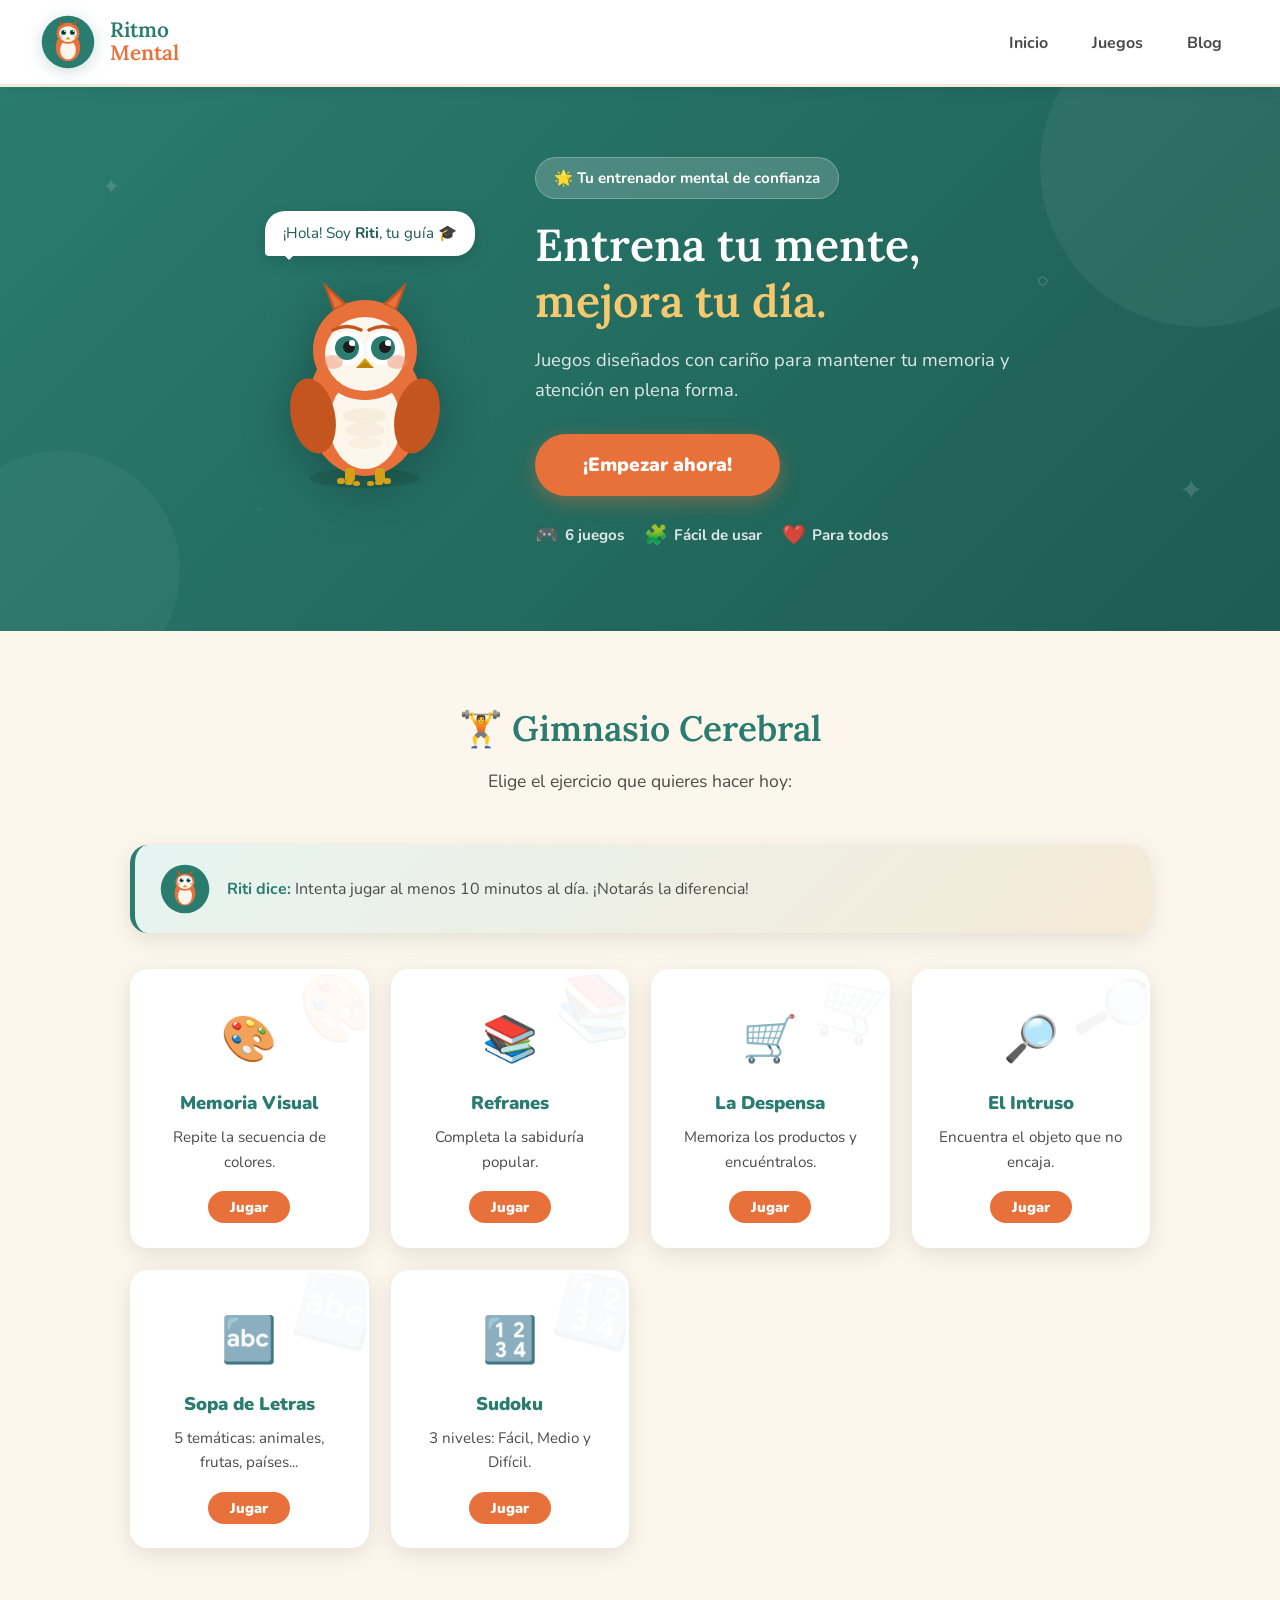
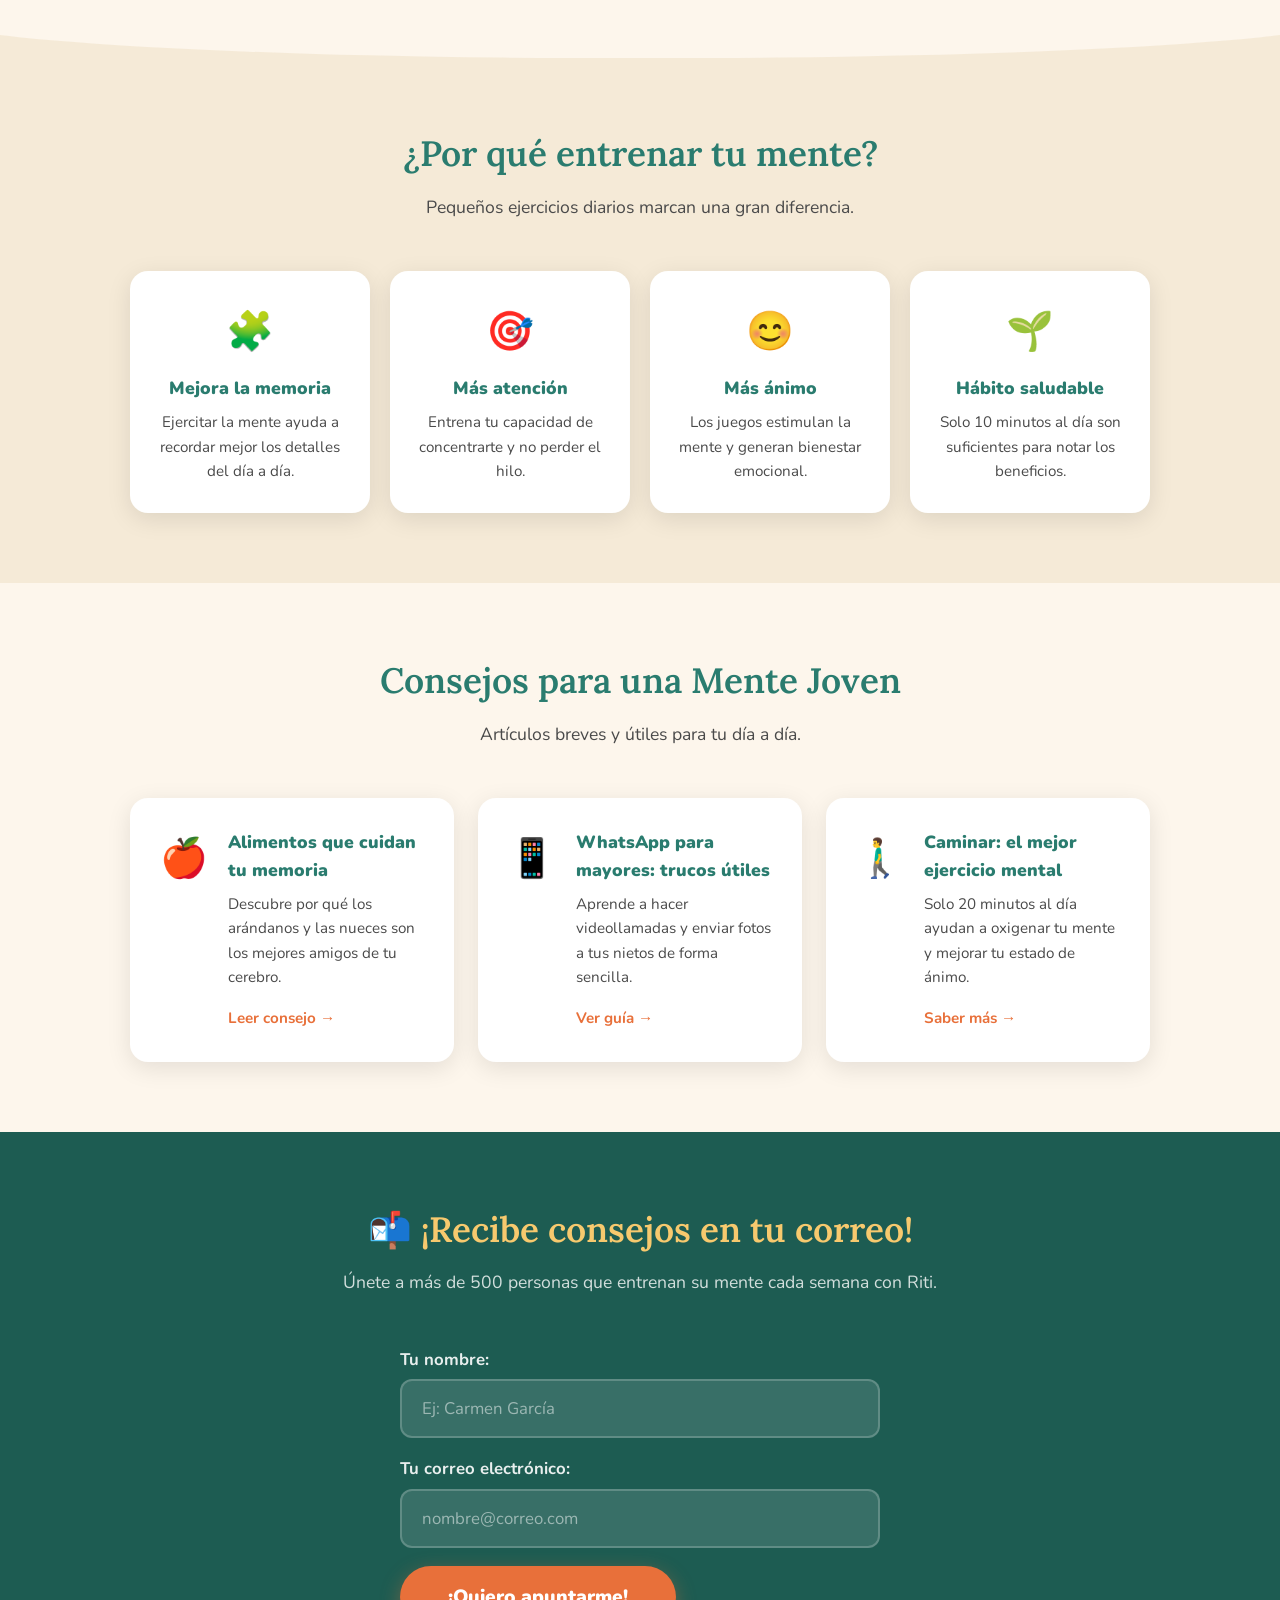
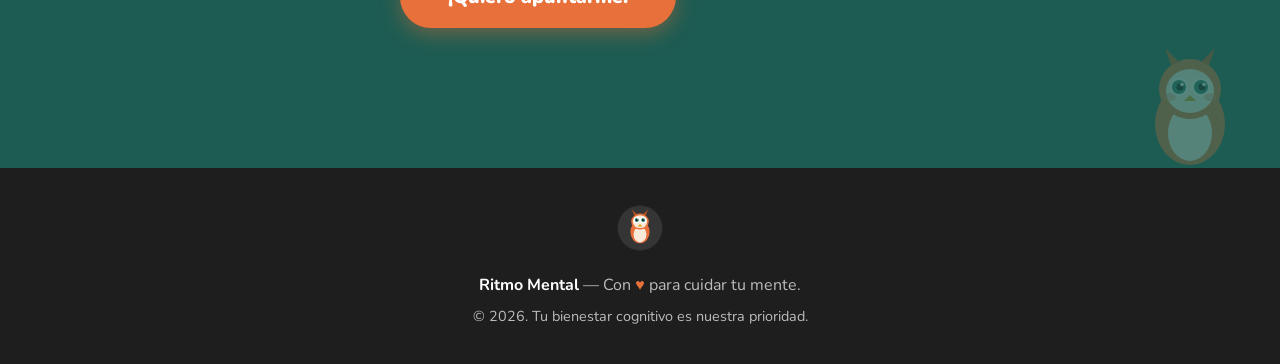
<file: pruebas/files/index.html>
<!DOCTYPE html>
<html lang="es">
<head>
  <meta charset="UTF-8">
  <meta name="viewport" content="width=device-width, initial-scale=1.0">
  <title>Ritmo Mental | Entrenamiento Cognitivo</title>
  <link href="https://fonts.googleapis.com/css2?family=Nunito:wght@400;700;900&family=Lora:wght@400;600&display=swap" rel="stylesheet">
  <link rel="stylesheet" href="ritmo-mental.css">
</head>
<body>

<header>
  <div class="logo" onclick="volverInicio()">
    <div class="logo-svg">
      <svg viewBox="0 0 64 64" fill="none" xmlns="http://www.w3.org/2000/svg">
        <circle cx="32" cy="32" r="30" fill="#2A7C6F"/>
        <ellipse cx="32" cy="38" rx="14" ry="16" fill="#E8703A"/>
        <ellipse cx="32" cy="41" rx="9" ry="11" fill="#FDF6EC"/>
        <ellipse cx="32" cy="22" rx="13" ry="12" fill="#E8703A"/>
        <polygon points="24,13 21,6 27,12" fill="#C4551F"/>
        <polygon points="40,13 43,6 37,12" fill="#C4551F"/>
        <ellipse cx="32" cy="23" rx="10" ry="9" fill="#FDF6EC"/>
        <circle cx="27" cy="21" r="4.5" fill="white"/>
        <circle cx="37" cy="21" r="4.5" fill="white"/>
        <circle cx="27" cy="21" r="3" fill="#2A7C6F"/>
        <circle cx="37" cy="21" r="3" fill="#2A7C6F"/>
        <circle cx="27" cy="21" r="1.6" fill="#111"/>
        <circle cx="37" cy="21" r="1.6" fill="#111"/>
        <circle cx="28.2" cy="19.8" r="0.9" fill="white"/>
        <circle cx="38.2" cy="19.8" r="0.9" fill="white"/>
        <polygon points="32,26 29,29 35,29" fill="#D4A017"/>
        <ellipse cx="23" cy="26" rx="3" ry="2" fill="#E88C6A" opacity="0.5"/>
        <ellipse cx="41" cy="26" rx="3" ry="2" fill="#E88C6A" opacity="0.5"/>
      </svg>
    </div>
    <div class="logo-text">
      <span class="logo-ritmo">Ritmo</span>
      <span class="logo-mental">Mental</span>
    </div>
  </div>
  <nav><ul>
    <li><a href="#" onclick="volverInicio()">Inicio</a></li>
    <li><a href="#" onclick="irAlJuego('actividades')">Juegos</a></li>
    <li><a href="#" onclick="irAlJuego('blog')">Blog</a></li>
  </ul></nav>
</header>

<div id="main-content">
  <section class="hero">
    <!-- Elementos decorativos de fondo -->
    <div class="hero-deco hero-deco-1">✦</div>
    <div class="hero-deco hero-deco-2">✦</div>
    <div class="hero-deco hero-deco-3">◦</div>
    <div class="hero-deco hero-deco-4">◦</div>

    <div class="hero-layout">
      <!-- Mascota -->
      <div class="hero-mascota">
        <div class="mascota-burbuja">¡Hola! Soy <strong>Riti</strong>, tu guía 🎓</div>
        <div class="mascota-svg">
          <svg viewBox="0 0 200 220" fill="none" xmlns="http://www.w3.org/2000/svg" class="buho-anim">
            <ellipse cx="100" cy="210" rx="55" ry="10" fill="rgba(0,0,0,0.10)"/>
            <ellipse cx="100" cy="140" rx="58" ry="68" fill="#E8703A"/>
            <ellipse cx="100" cy="155" rx="36" ry="46" fill="#FDF6EC"/>
            <ellipse cx="100" cy="148" rx="22" ry="8" fill="#F5EAD7" opacity="0.7"/>
            <ellipse cx="100" cy="162" rx="20" ry="7" fill="#F5EAD7" opacity="0.6"/>
            <ellipse cx="100" cy="175" rx="17" ry="6" fill="#F5EAD7" opacity="0.5"/>
            <ellipse cx="48" cy="148" rx="22" ry="38" fill="#C4551F" transform="rotate(-12 48 148)"/>
            <ellipse cx="152" cy="148" rx="22" ry="38" fill="#C4551F" transform="rotate(12 152 148)"/>
            <ellipse cx="100" cy="82" rx="52" ry="50" fill="#E8703A"/>
            <polygon points="68,42 58,14 82,36" fill="#C4551F"/>
            <polygon points="132,42 142,14 118,36" fill="#C4551F"/>
            <polygon points="70,40 63,22 78,36" fill="#E8703A"/>
            <polygon points="130,40 137,22 122,36" fill="#E8703A"/>
            <ellipse cx="100" cy="86" rx="40" ry="37" fill="#FDF6EC"/>
            <circle cx="82" cy="80" r="17" fill="white"/>
            <circle cx="118" cy="80" r="17" fill="white"/>
            <circle cx="82" cy="80" r="12" fill="#2A7C6F"/>
            <circle cx="118" cy="80" r="12" fill="#2A7C6F"/>
            <circle cx="84" cy="79" r="6" fill="#1D1D1D"/>
            <circle cx="120" cy="79" r="6" fill="#1D1D1D"/>
            <circle cx="87" cy="75" r="3" fill="white"/>
            <circle cx="123" cy="75" r="3" fill="white"/>
            <circle cx="89" cy="77" r="1.2" fill="white" opacity="0.8"/>
            <circle cx="125" cy="77" r="1.2" fill="white" opacity="0.8"/>
            <path d="M68 62 Q82 55 96 62" stroke="#C4551F" stroke-width="3.5" stroke-linecap="round" fill="none"/>
            <path d="M104 62 Q118 55 132 62" stroke="#C4551F" stroke-width="3.5" stroke-linecap="round" fill="none"/>
            <polygon points="100,90 91,100 109,100" fill="#D4A017"/>
            <polygon points="100,94 91,100 109,100" fill="#B8860B"/>
            <ellipse cx="68" cy="94" rx="10" ry="7" fill="#E88C6A" opacity="0.45"/>
            <ellipse cx="132" cy="94" rx="10" ry="7" fill="#E88C6A" opacity="0.45"/>
            <rect x="80" y="200" width="10" height="14" rx="4" fill="#D4A017"/>
            <rect x="110" y="200" width="10" height="14" rx="4" fill="#D4A017"/>
            <rect x="72" y="210" width="8" height="6" rx="3" fill="#D4A017"/>
            <rect x="80" y="212" width="8" height="5" rx="3" fill="#D4A017"/>
            <rect x="88" y="213" width="7" height="5" rx="3" fill="#D4A017"/>
            <rect x="102" y="213" width="7" height="5" rx="3" fill="#D4A017"/>
            <rect x="110" y="212" width="8" height="5" rx="3" fill="#D4A017"/>
            <rect x="118" y="210" width="8" height="6" rx="3" fill="#D4A017"/>
          </svg>
        </div>
      </div>

      <!-- Texto hero -->
      <div class="hero-content">
        <div class="hero-badge">🌟 Tu entrenador mental de confianza</div>
        <h2>Entrena tu mente,<br><span class="highlight">mejora tu día.</span></h2>
        <p>Juegos diseñados con cariño para mantener tu memoria y atención en plena forma.</p>
        <button class="btn-primary" onclick="irAlJuego('actividades')">¡Empezar ahora!</button>
        <div class="hero-stats">
          <div class="hero-stat"><span>🎮</span> 6 juegos</div>
          <div class="hero-stat"><span>🧩</span> Fácil de usar</div>
          <div class="hero-stat"><span>❤️</span> Para todos</div>
        </div>
      </div>
    </div>
  </section>

  <section id="actividades" class="section" style="scroll-margin-top:80px;">
    <div class="section-header">
      <h2 class="section-title">🏋️ Gimnasio Cerebral</h2>
      <p class="subtitle">Elige el ejercicio que quieres hacer hoy:</p>
    </div>
    <!-- Riti tip -->
    <div class="riti-tip">
      <div class="riti-mini">
        <svg viewBox="0 0 60 60" fill="none" xmlns="http://www.w3.org/2000/svg">
          <circle cx="30" cy="30" r="28" fill="#2A7C6F"/>
          <ellipse cx="30" cy="35" rx="12" ry="14" fill="#E8703A"/>
          <ellipse cx="30" cy="38" rx="8" ry="10" fill="#FDF6EC"/>
          <ellipse cx="30" cy="22" rx="11" ry="10" fill="#E8703A"/>
          <polygon points="23,14 20,7 26,13" fill="#C4551F"/>
          <polygon points="37,14 40,7 34,13" fill="#C4551F"/>
          <ellipse cx="30" cy="22" rx="9" ry="8" fill="#FDF6EC"/>
          <circle cx="26" cy="20" r="4" fill="white"/><circle cx="34" cy="20" r="4" fill="white"/>
          <circle cx="26" cy="20" r="2.5" fill="#2A7C6F"/><circle cx="34" cy="20" r="2.5" fill="#2A7C6F"/>
          <circle cx="26" cy="20" r="1.3" fill="#111"/><circle cx="34" cy="20" r="1.3" fill="#111"/>
          <circle cx="27" cy="18.8" r="0.7" fill="white"/><circle cx="35" cy="18.8" r="0.7" fill="white"/>
          <polygon points="30,25 27,28 33,28" fill="#D4A017"/>
          <ellipse cx="22" cy="24" rx="2.5" ry="1.8" fill="#E88C6A" opacity="0.5"/>
          <ellipse cx="38" cy="24" rx="2.5" ry="1.8" fill="#E88C6A" opacity="0.5"/>
        </svg>
      </div>
      <p><strong>Riti dice:</strong> Intenta jugar al menos 10 minutos al día. ¡Notarás la diferencia!</p>
    </div>
    <div class="game-grid">
      <div class="game-card" onclick="mostrarJuego('juego-colores')">
        <div class="game-card-deco">🎨</div>
        <span class="game-icon">🎨</span><h3>Memoria Visual</h3><p>Repite la secuencia de colores.</p><span class="badge">Jugar</span>
      </div>
      <div class="game-card" onclick="mostrarJuego('juego-refranes')">
        <div class="game-card-deco">📚</div>
        <span class="game-icon">📚</span><h3>Refranes</h3><p>Completa la sabiduría popular.</p><span class="badge">Jugar</span>
      </div>
      <div class="game-card" onclick="mostrarJuego('juego-despensa')">
        <div class="game-card-deco">🛒</div>
        <span class="game-icon">🛒</span><h3>La Despensa</h3><p>Memoriza los productos y encuéntralos.</p><span class="badge">Jugar</span>
      </div>
      <div class="game-card" onclick="mostrarJuego('juego-intruso')">
        <div class="game-card-deco">🔎</div>
        <span class="game-icon">🔎</span><h3>El Intruso</h3><p>Encuentra el objeto que no encaja.</p><span class="badge">Jugar</span>
      </div>
      <div class="game-card" onclick="mostrarJuego('juego-sopa')">
        <div class="game-card-deco">🔤</div>
        <span class="game-icon">🔤</span><h3>Sopa de Letras</h3><p>5 temáticas: animales, frutas, países...</p><span class="badge">Jugar</span>
      </div>
      <div class="game-card" onclick="mostrarJuego('juego-sudoku')">
        <div class="game-card-deco">🔢</div>
        <span class="game-icon">🔢</span><h3>Sudoku</h3><p>3 niveles: Fácil, Medio y Difícil.</p><span class="badge">Jugar</span>
      </div>
    </div>
  </section>

  <div style="background:var(--warm);position:relative;overflow:hidden;">
    <!-- Decoración ondulada superior -->
    <div class="wave-top"></div>
    <section class="section">
      <h2 class="section-title">¿Por qué entrenar tu mente?</h2>
      <p class="subtitle">Pequeños ejercicios diarios marcan una gran diferencia.</p>
      <div class="benefits-grid">
        <div class="benefit-card"><div class="benefit-icon">🧩</div><h3>Mejora la memoria</h3><p>Ejercitar la mente ayuda a recordar mejor los detalles del día a día.</p></div>
        <div class="benefit-card"><div class="benefit-icon">🎯</div><h3>Más atención</h3><p>Entrena tu capacidad de concentrarte y no perder el hilo.</p></div>
        <div class="benefit-card"><div class="benefit-icon">😊</div><h3>Más ánimo</h3><p>Los juegos estimulan la mente y generan bienestar emocional.</p></div>
        <div class="benefit-card"><div class="benefit-icon">🌱</div><h3>Hábito saludable</h3><p>Solo 10 minutos al día son suficientes para notar los beneficios.</p></div>
      </div>
    </section>
  </div>

  <section id="blog" class="section" style="scroll-margin-top:80px;">
    <h2 class="section-title">Consejos para una Mente Joven</h2>
    <p class="subtitle">Artículos breves y útiles para tu día a día.</p>
    <div class="blog-grid">
      <article class="blog-card"><div class="blog-emoji">🍎</div><div><h3>Alimentos que cuidan tu memoria</h3><p>Descubre por qué los arándanos y las nueces son los mejores amigos de tu cerebro.</p><a href="#" class="btn-leer">Leer consejo →</a></div></article>
      <article class="blog-card"><div class="blog-emoji">📱</div><div><h3>WhatsApp para mayores: trucos útiles</h3><p>Aprende a hacer videollamadas y enviar fotos a tus nietos de forma sencilla.</p><a href="#" class="btn-leer">Ver guía →</a></div></article>
      <article class="blog-card"><div class="blog-emoji">🚶‍♂️</div><div><h3>Caminar: el mejor ejercicio mental</h3><p>Solo 20 minutos al día ayudan a oxigenar tu mente y mejorar tu estado de ánimo.</p><a href="#" class="btn-leer">Saber más →</a></div></article>
    </div>
  </section>

  <div style="background:var(--teal-d);padding:70px 40px;position:relative;overflow:hidden;">
    <!-- Riti flotando en la esquina -->
    <div class="suscripcion-buho">
      <svg viewBox="0 0 120 130" fill="none" xmlns="http://www.w3.org/2000/svg" style="width:120px;opacity:0.25;">
        <ellipse cx="60" cy="84" rx="35" ry="41" fill="#E8703A"/>
        <ellipse cx="60" cy="93" rx="22" ry="28" fill="#FDF6EC"/>
        <ellipse cx="60" cy="49" rx="31" ry="30" fill="#E8703A"/>
        <polygon points="41,25 35,8 49,22" fill="#C4551F"/>
        <polygon points="79,25 85,8 71,22" fill="#C4551F"/>
        <ellipse cx="60" cy="51" rx="24" ry="22" fill="#FDF6EC"/>
        <circle cx="49" cy="47" r="10" fill="white"/><circle cx="71" cy="47" r="10" fill="white"/>
        <circle cx="49" cy="47" r="7" fill="#2A7C6F"/><circle cx="71" cy="47" r="7" fill="#2A7C6F"/>
        <circle cx="50" cy="47" r="3.5" fill="#111"/><circle cx="72" cy="47" r="3.5" fill="#111"/>
        <circle cx="52" cy="44.5" r="1.8" fill="white"/><circle cx="74" cy="44.5" r="1.8" fill="white"/>
        <polygon points="60,55 54,61 66,61" fill="#D4A017"/>
        <ellipse cx="40" cy="57" rx="6" ry="4" fill="#E88C6A" opacity="0.45"/>
        <ellipse cx="80" cy="57" rx="6" ry="4" fill="#E88C6A" opacity="0.45"/>
      </svg>
    </div>
    <section class="section" style="padding:0;">
      <h2 class="section-title white">📬 ¡Recibe consejos en tu correo!</h2>
      <p class="subtitle white">Únete a más de 500 personas que entrenan su mente cada semana con Riti.</p>
      <div class="registro-form">
        <div class="input-group"><label>Tu nombre:</label><input type="text" id="nombre" placeholder="Ej: Carmen García"></div>
        <div class="input-group"><label>Tu correo electrónico:</label><input type="email" id="email" placeholder="nombre@correo.com"></div>
        <button class="btn-primary" onclick="enviarFormulario()">¡Quiero apuntarme!</button>
        <div id="form-msg" class="feedback-msg" style="text-align:center;"></div>
      </div>
    </section>
  </div>
</div>

<!-- JUEGO 1: COLORES -->
<div id="juego-colores" class="game-section bg-dark">
  <div class="game-inner">
    <h2 class="section-title white">🎨 Memoria Visual</h2>
    <p style="color:rgba(255,255,255,.8);margin-bottom:10px;">Observa la secuencia y repítela haciendo clic en el mismo orden.</p>
    <div class="color-grid">
      <div class="color-box rojo"    data-color="rojo"    onclick="clicColor(this)"></div>
      <div class="color-box azul"    data-color="azul"    onclick="clicColor(this)"></div>
      <div class="color-box verde"   data-color="verde"   onclick="clicColor(this)"></div>
      <div class="color-box amarillo"data-color="amarillo"onclick="clicColor(this)"></div>
    </div>
    <div id="colores-msg" class="feedback-msg">Pulsa el botón para empezar</div>
    <button id="start-colores" class="btn-secondary" onclick="iniciarColores()">Iniciar Secuencia</button><br>
    <button class="btn-back" onclick="volverMenu()">⬅ Volver al Menú</button>
  </div>
</div>

<!-- JUEGO 2: REFRANES -->
<div id="juego-refranes" class="game-section bg-warm">
  <div class="game-inner">
    <h2 class="section-title">📚 Sabiduría Popular</h2>
    <p style="color:var(--mid);">¿Cuál es la palabra que completa el refrán?</p>
    <div class="refran-frase"><span id="refran-inicio"></span> <span class="refran-hueco" id="refran-destino">...</span></div>
    <div class="opciones-grid" id="opciones-refranes"></div>
    <div id="refran-feedback" class="feedback-msg light"></div>
    <button id="next-refran" class="btn-secondary" style="display:none;" onclick="siguienteRefran()">Siguiente →</button><br>
    <button class="btn-back-light" onclick="volverMenu()">⬅ Volver al Menú</button>
  </div>
</div>

<!-- JUEGO 3: DESPENSA -->
<div id="juego-despensa" class="game-section bg-dark">
  <div class="game-inner">
    <h2 class="section-title white">🛒 La Despensa</h2>
    <p id="despensa-instr" style="color:rgba(255,255,255,.8);margin-bottom:10px;">Memoriza los productos y luego encuéntralos.</p>
    <div id="lista-memorizar" class="items-grid"></div>
    <div id="estanteria" class="items-grid" style="display:none;"></div>
    <div id="despensa-msg" class="feedback-msg">Haz clic en Iniciar para comenzar</div>
    <button id="start-despensa" class="btn-secondary" onclick="iniciarDespensa()">Iniciar</button><br>
    <button class="btn-back" onclick="volverMenu()">⬅ Volver al Menú</button>
  </div>
</div>

<!-- JUEGO 4: INTRUSO -->
<div id="juego-intruso" class="game-section bg-warm">
  <div class="game-inner">
    <h2 class="section-title">🔎 Encuentra al Intruso</h2>
    <p style="color:var(--mid);">Uno de estos objetos no pertenece al mismo grupo. ¿Cuál es?</p>
    <div id="intruso-grid" class="intruso-grid"></div>
    <div id="intruso-feedback" class="feedback-msg light"></div>
    <button id="next-intruso" class="btn-secondary" style="display:none;" onclick="siguienteIntruso()">Siguiente →</button><br>
    <button class="btn-back-light" onclick="volverMenu()">⬅ Volver al Menú</button>
  </div>
</div>

<!-- JUEGO 5: SOPA DE LETRAS -->
<div id="juego-sopa" class="game-section bg-cream">
  <div class="game-inner" style="max-width:800px;">
    <h2 class="section-title">🔤 Sopa de Letras</h2>
    <p style="color:var(--mid);margin-bottom:20px;">Elige una temática y encuentra todas las palabras. Haz clic en cada letra en orden.</p>
    <div class="sopa-temas" id="sopa-temas"></div>
    <ul id="lista-palabras" class="lista-palabras"></ul>
    <div id="grid-sopa" class="sopa-grid"></div>
    <div id="sopa-msg" class="feedback-msg light"></div>
    <button id="nueva-sopa-btn" class="btn-secondary" onclick="nuevaSopaMismaTema()" style="margin-right:10px;">🔄 Nueva sopa</button><br>
    <button class="btn-back-light" onclick="volverMenu()">⬅ Volver al Menú</button>
  </div>
</div>

<!-- JUEGO 6: SUDOKU -->
<div id="juego-sudoku" class="game-section bg-cream">
  <div class="game-inner" style="max-width:540px;">
    <h2 class="section-title">🔢 Sudoku</h2>
    <p style="color:var(--mid);margin-bottom:20px;">Rellena cada fila, columna y cuadro 3×3 con los números del 1 al 9.</p>
    <div class="sudoku-controls">
      <button class="nivel-btn facil activo" id="btn-facil"   onclick="elegirNivel('facil',this)">😊 Fácil</button>
      <button class="nivel-btn medio"        id="btn-medio"   onclick="elegirNivel('medio',this)">🧐 Medio</button>
      <button class="nivel-btn dificil"      id="btn-dificil" onclick="elegirNivel('dificil',this)">🔥 Difícil</button>
    </div>
    <div class="sudoku-info">
      <div class="sudoku-stat">Errores: <span id="sudoku-errores">0</span> / 5</div>
      <div class="sudoku-stat">Pistas usadas: <span id="sudoku-pistas">0</span></div>
    </div>
    <div class="sudoku-wrapper">
      <div class="sudoku-board" id="sudoku-board"></div>
      <div class="sudoku-numpad" id="sudoku-numpad"></div>
    </div>
    <div id="sudoku-msg" class="sudoku-msg"></div>
    <button class="btn-secondary" onclick="nuevoSudoku()" style="margin-top:16px;">🔄 Nueva partida</button><br>
    <button class="btn-back-light" onclick="volverMenu()">⬅ Volver al Menú</button>
  </div>
</div>

<footer>
  <div class="footer-buho">
    <svg viewBox="0 0 60 60" fill="none" xmlns="http://www.w3.org/2000/svg" style="width:48px;">
      <circle cx="30" cy="30" r="28" fill="rgba(255,255,255,0.1)"/>
      <ellipse cx="30" cy="35" rx="12" ry="14" fill="#E8703A"/>
      <ellipse cx="30" cy="38" rx="8" ry="10" fill="#FDF6EC" opacity="0.9"/>
      <ellipse cx="30" cy="22" rx="11" ry="10" fill="#E8703A"/>
      <polygon points="23,14 20,7 26,13" fill="#C4551F"/>
      <polygon points="37,14 40,7 34,13" fill="#C4551F"/>
      <ellipse cx="30" cy="22" rx="9" ry="8" fill="#FDF6EC" opacity="0.9"/>
      <circle cx="26" cy="20" r="4" fill="white"/><circle cx="34" cy="20" r="4" fill="white"/>
      <circle cx="26" cy="20" r="2.5" fill="#2A7C6F"/><circle cx="34" cy="20" r="2.5" fill="#2A7C6F"/>
      <circle cx="26" cy="20" r="1.3" fill="#111"/><circle cx="34" cy="20" r="1.3" fill="#111"/>
      <circle cx="27" cy="18.8" r="0.7" fill="white"/><circle cx="35" cy="18.8" r="0.7" fill="white"/>
      <polygon points="30,25 27,28 33,28" fill="#D4A017"/>
    </svg>
  </div>
  <p><strong>Ritmo Mental</strong> — Con <span style="color:#E8703A;">♥</span> para cuidar tu mente.</p>
  <p style="margin-top:6px;font-size:0.9rem;">© 2026. Tu bienestar cognitivo es nuestra prioridad.</p>
</footer>
    <script src="ritmo-mental.js"></script>
</body>
</html>
</file>
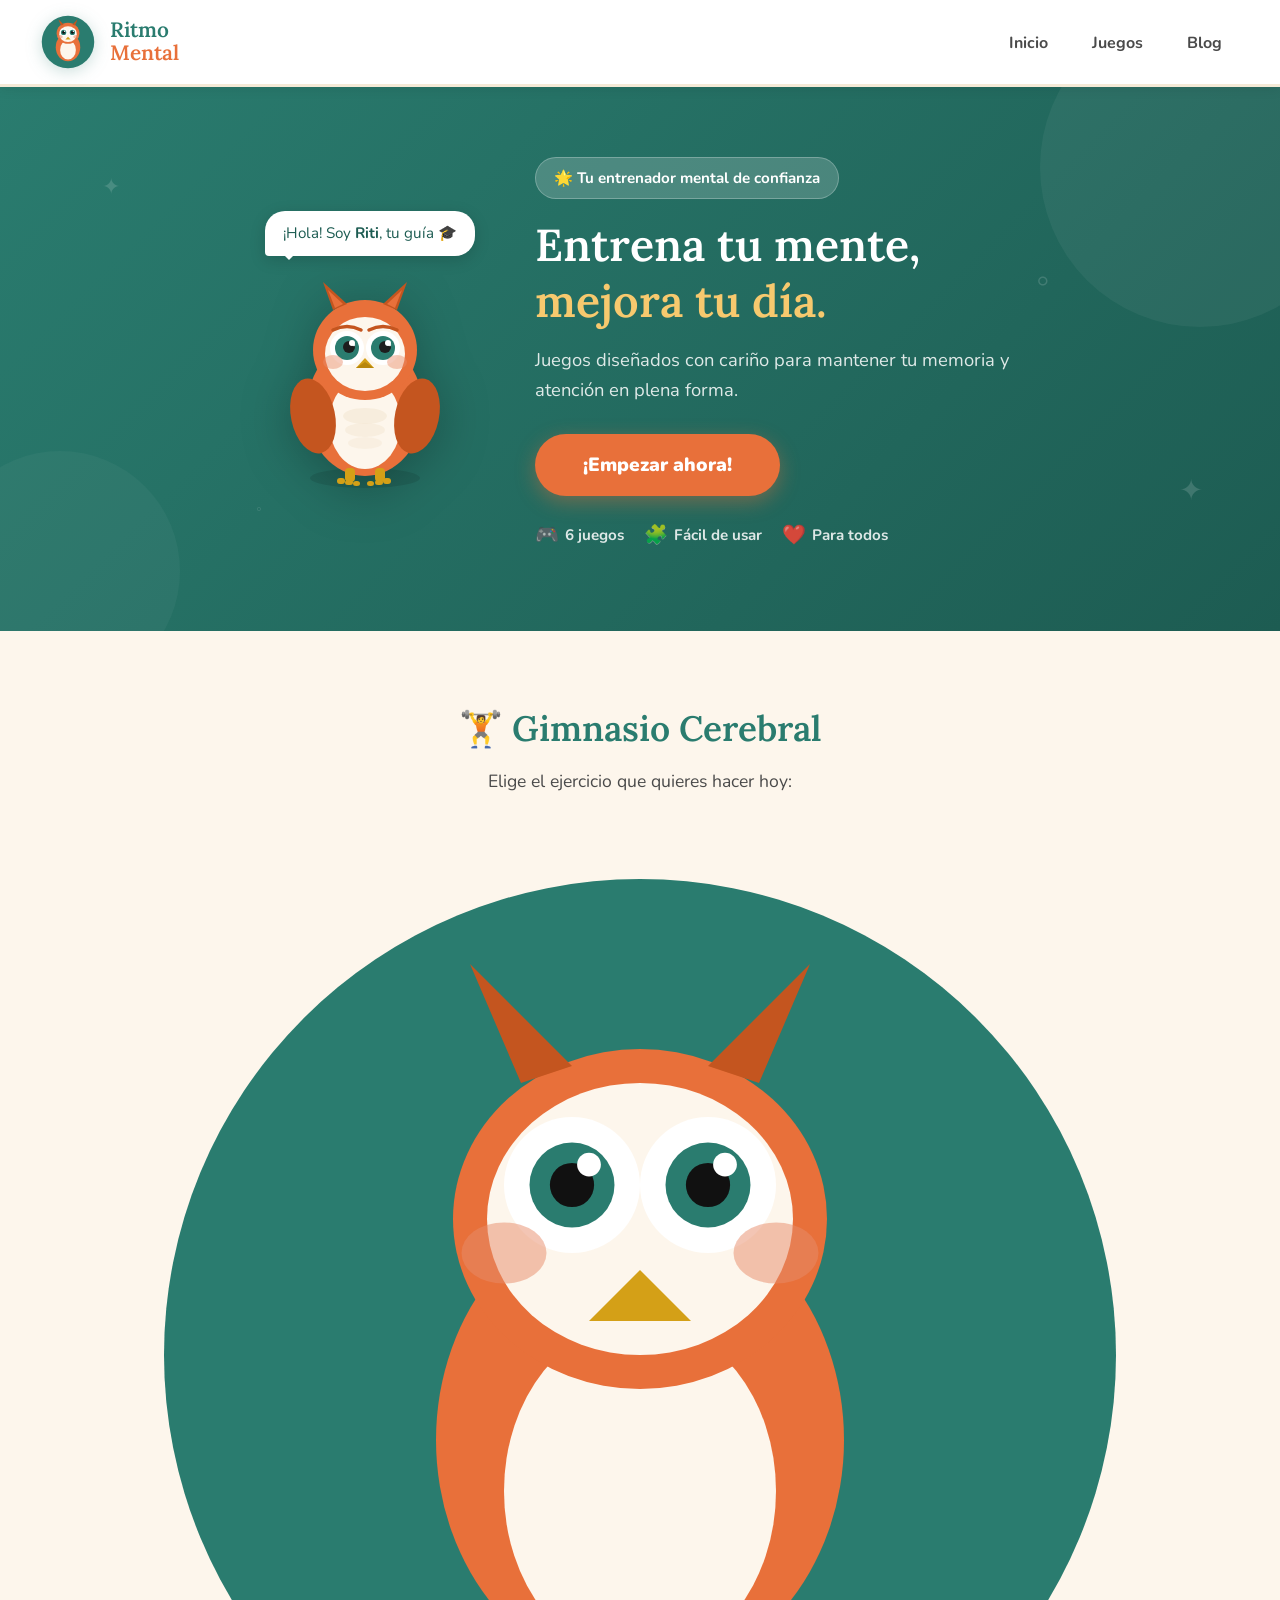
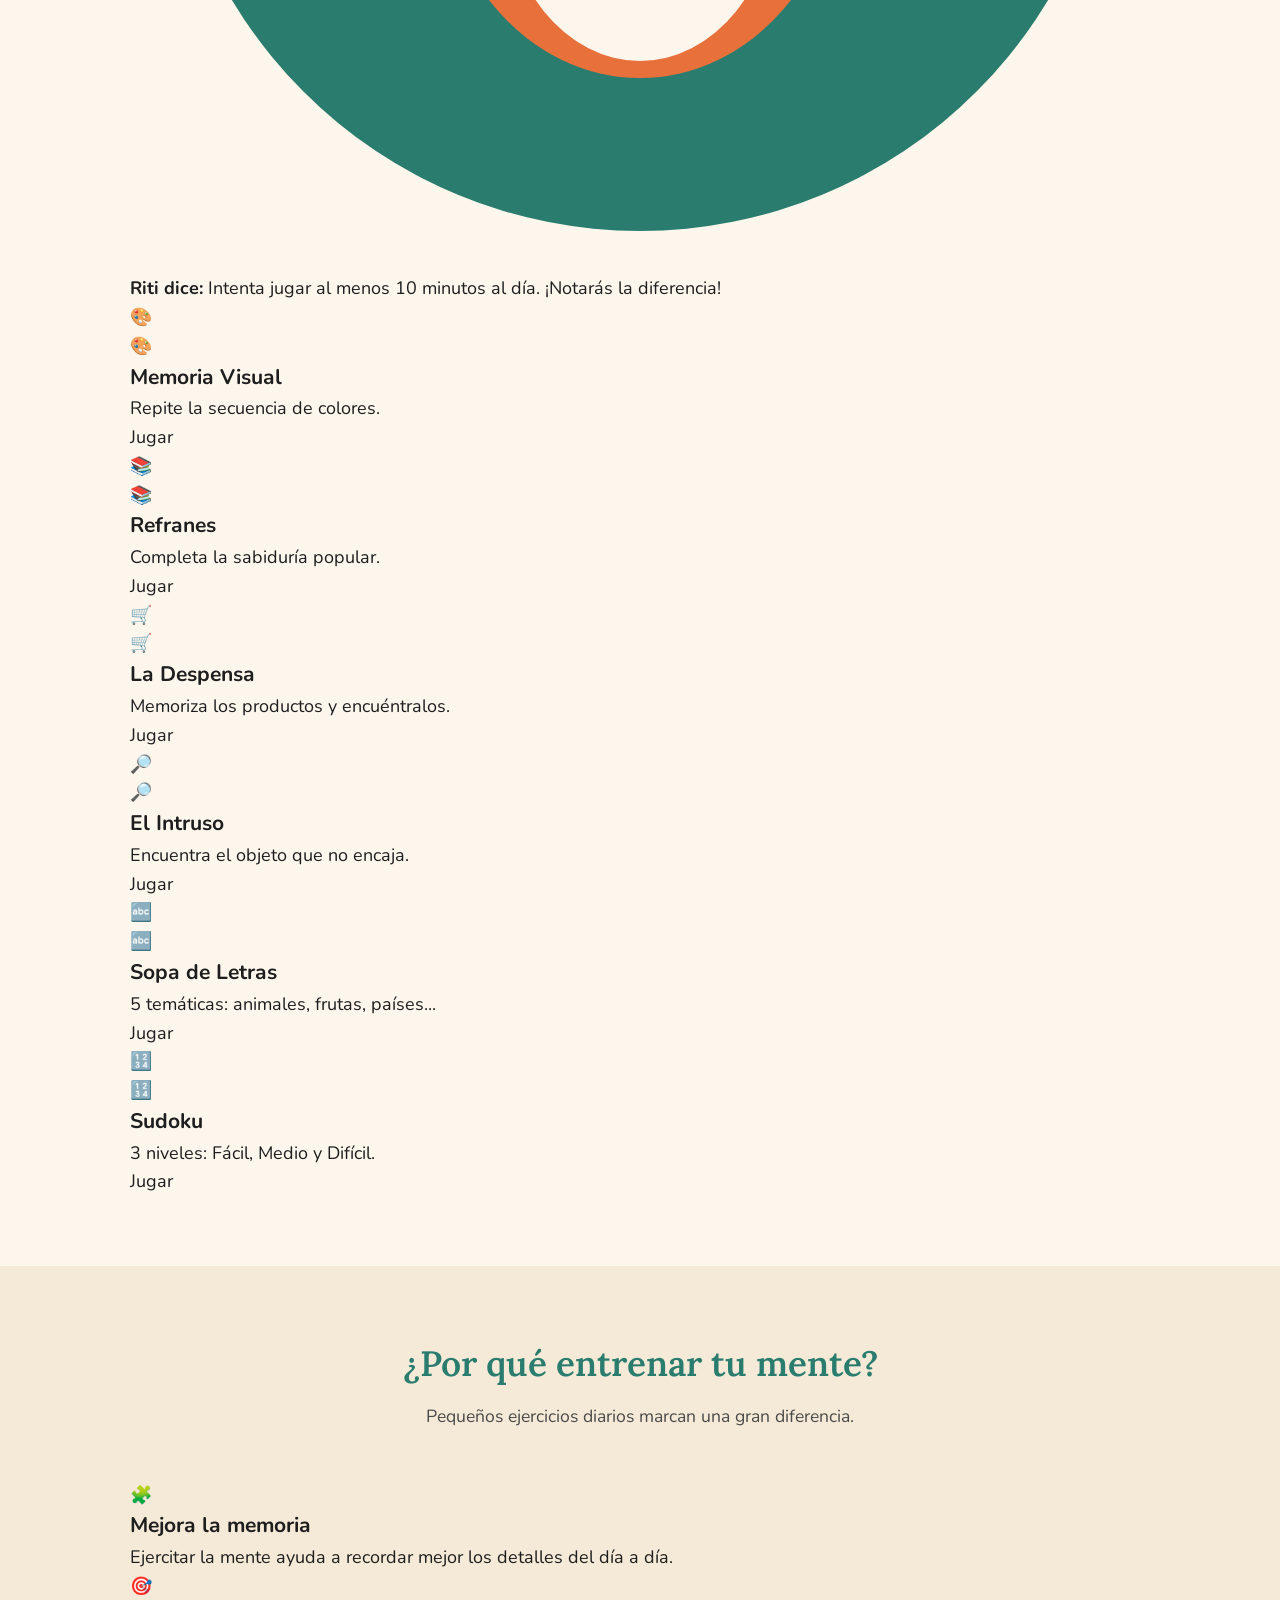
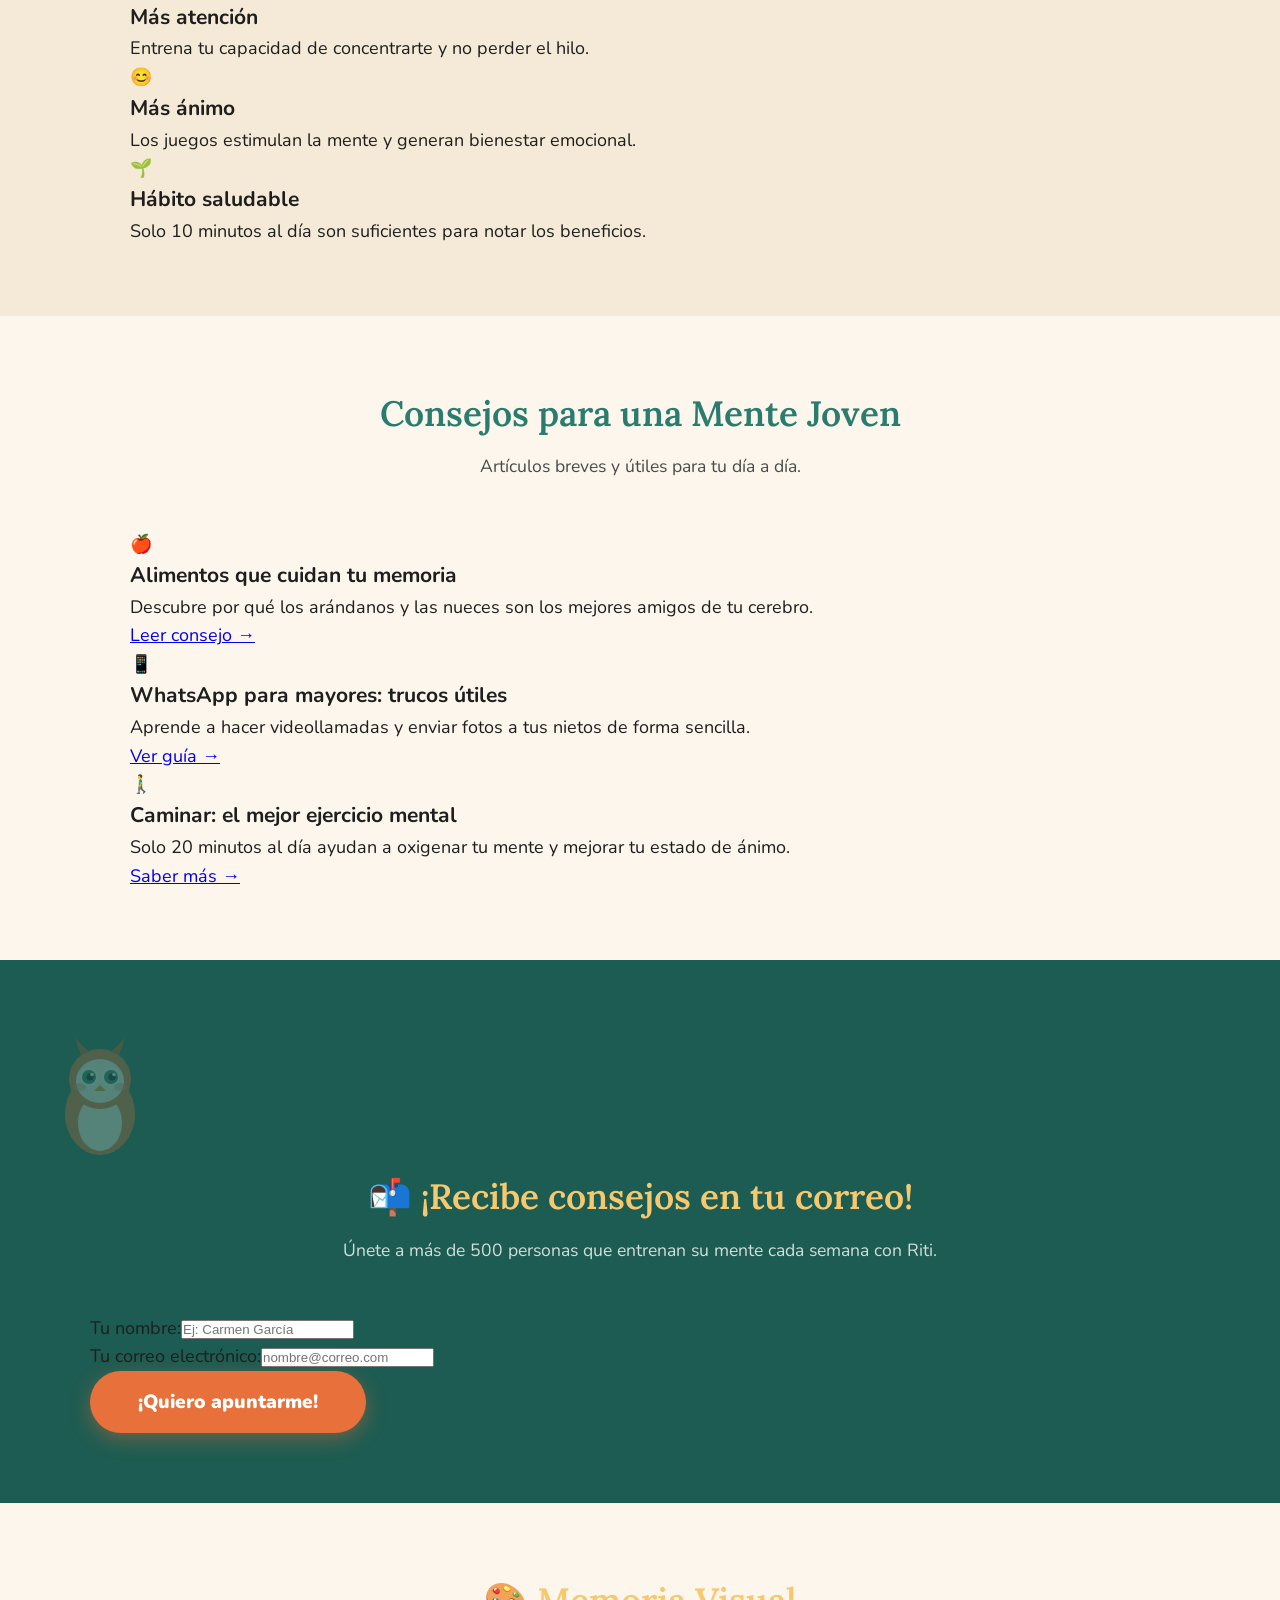
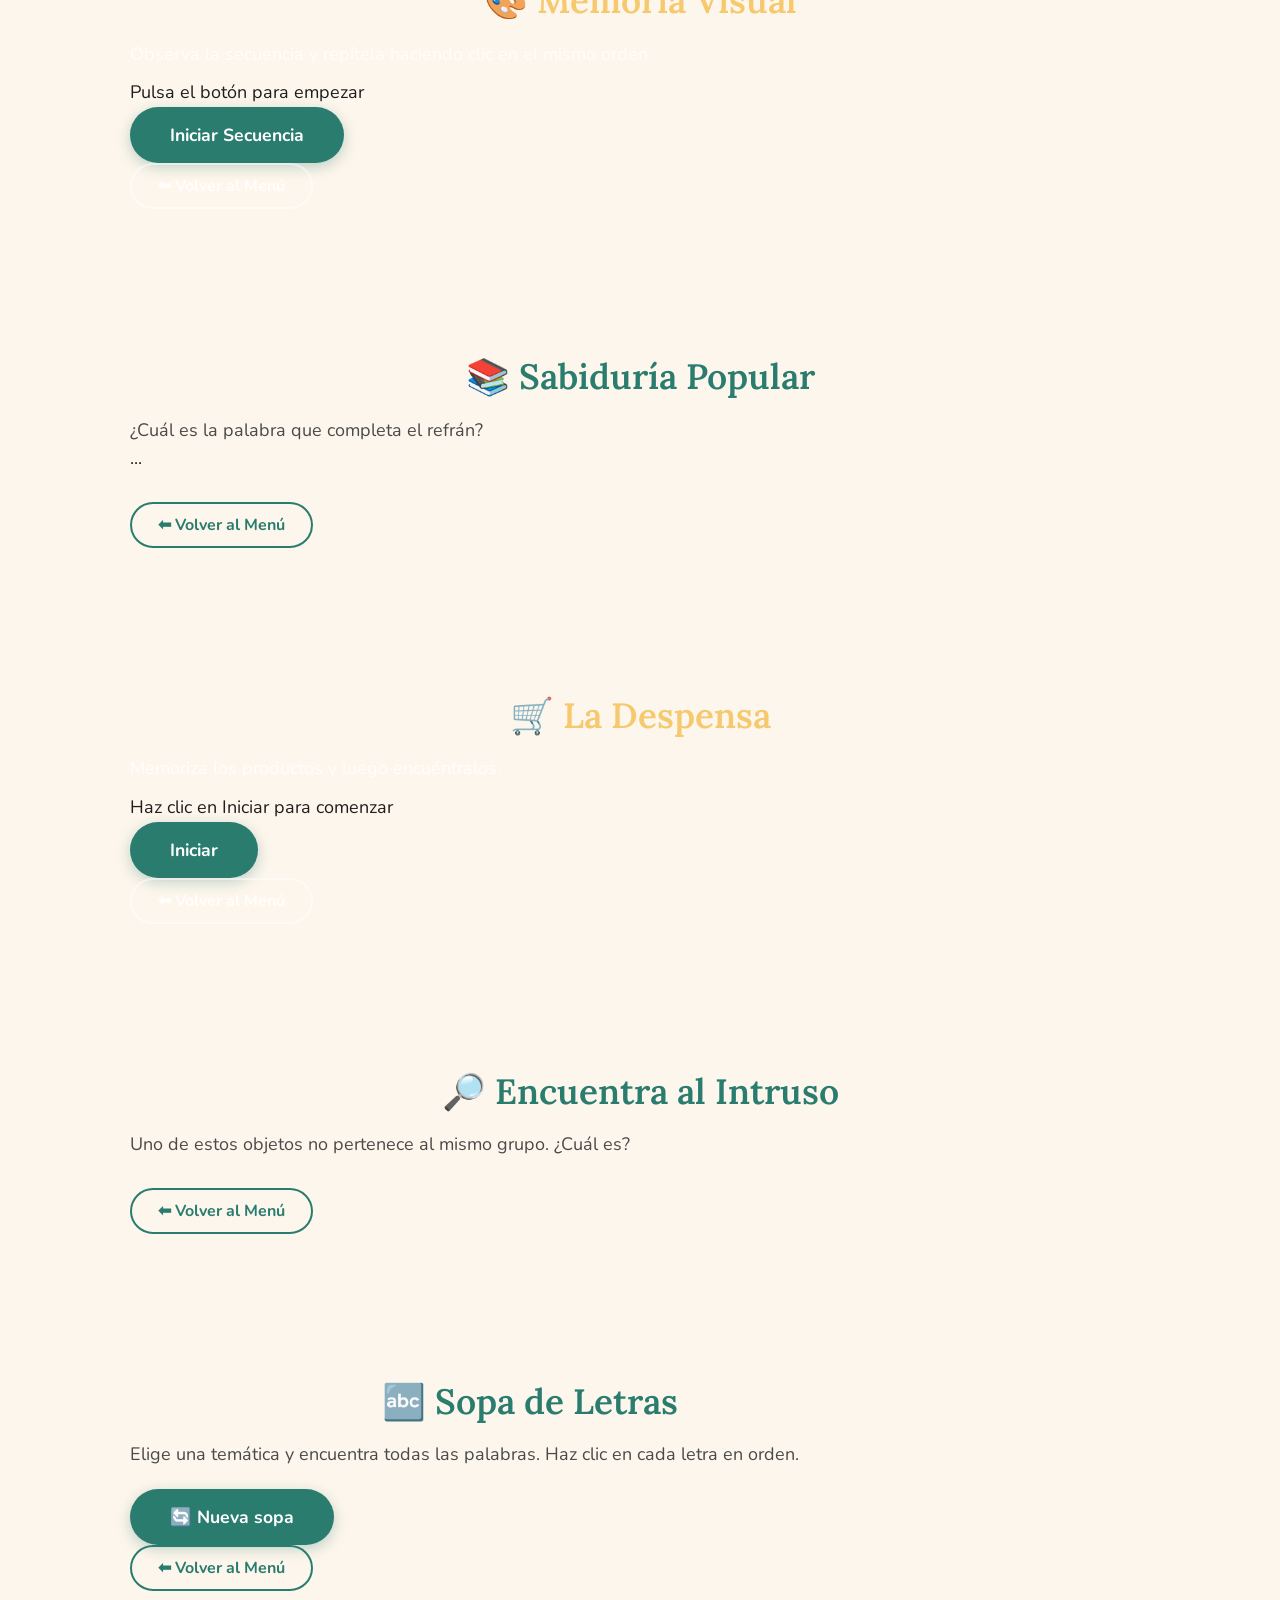
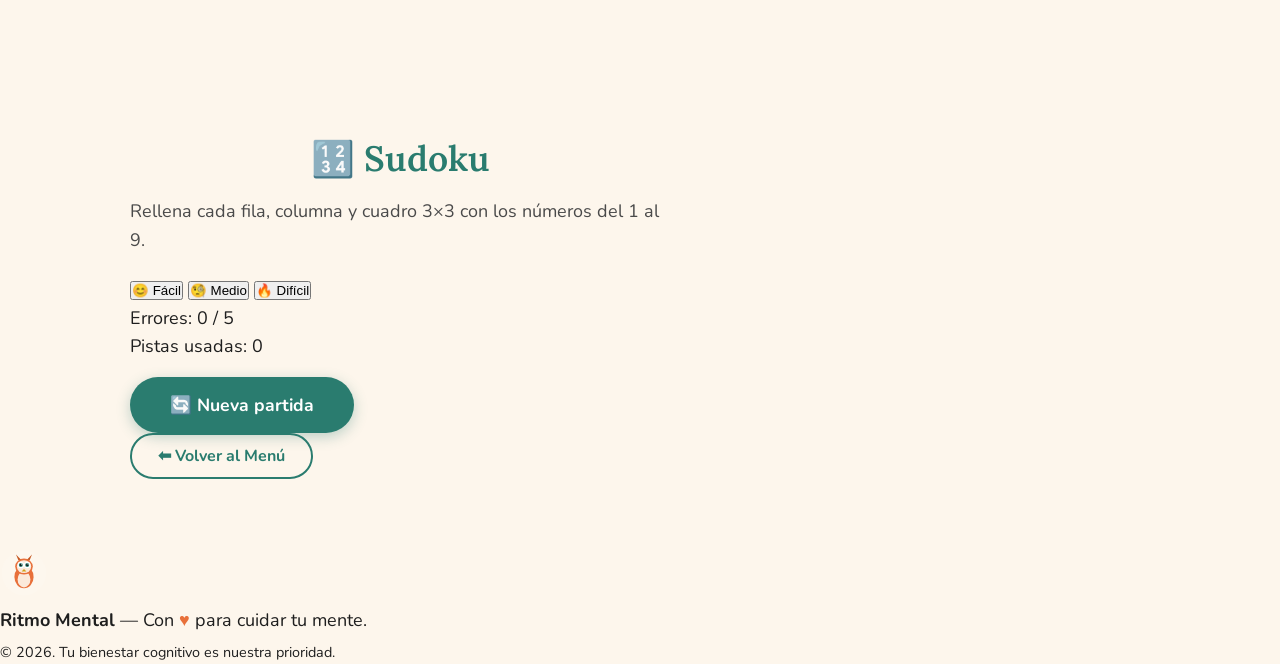
<file: index-1.html>
<!DOCTYPE html>
<html lang="es">
<head>
  <meta charset="UTF-8">
  <meta name="viewport" content="width=device-width, initial-scale=1.0">
  <title>Ritmo Mental | Entrenamiento Cognitivo</title>
  <link href="https://fonts.googleapis.com/css2?family=Nunito:wght@400;700;900&family=Lora:wght@400;600&display=swap" rel="stylesheet">
  <link rel="stylesheet" href="ritmo-mental.css">

  <!-- PWA -->
  <link rel="manifest" href="/manifest.json">
  <meta name="theme-color" content="#2A7C6F">
  <meta name="mobile-web-app-capable" content="yes">
  <meta name="apple-mobile-web-app-capable" content="yes">
  <meta name="apple-mobile-web-app-status-bar-style" content="default">
  <meta name="apple-mobile-web-app-title" content="Ritmo Mental">
  <link rel="apple-touch-icon" href="/icons/icon-192.png">
  <link rel="icon" type="image/png" sizes="192x192" href="/icons/icon-192.png">
  <link rel="icon" type="image/png" sizes="512x512" href="/icons/icon-512.png">
</head>
<body>

<header>
  <div class="logo" onclick="volverInicio()">
    <div class="logo-svg">
      <svg viewBox="0 0 64 64" fill="none" xmlns="http://www.w3.org/2000/svg">
        <circle cx="32" cy="32" r="30" fill="#2A7C6F"/>
        <ellipse cx="32" cy="38" rx="14" ry="16" fill="#E8703A"/>
        <ellipse cx="32" cy="41" rx="9" ry="11" fill="#FDF6EC"/>
        <ellipse cx="32" cy="22" rx="13" ry="12" fill="#E8703A"/>
        <polygon points="24,13 21,6 27,12" fill="#C4551F"/>
        <polygon points="40,13 43,6 37,12" fill="#C4551F"/>
        <ellipse cx="32" cy="23" rx="10" ry="9" fill="#FDF6EC"/>
        <circle cx="27" cy="21" r="4.5" fill="white"/>
        <circle cx="37" cy="21" r="4.5" fill="white"/>
        <circle cx="27" cy="21" r="3" fill="#2A7C6F"/>
        <circle cx="37" cy="21" r="3" fill="#2A7C6F"/>
        <circle cx="27" cy="21" r="1.6" fill="#111"/>
        <circle cx="37" cy="21" r="1.6" fill="#111"/>
        <circle cx="28.2" cy="19.8" r="0.9" fill="white"/>
        <circle cx="38.2" cy="19.8" r="0.9" fill="white"/>
        <polygon points="32,26 29,29 35,29" fill="#D4A017"/>
        <ellipse cx="23" cy="26" rx="3" ry="2" fill="#E88C6A" opacity="0.5"/>
        <ellipse cx="41" cy="26" rx="3" ry="2" fill="#E88C6A" opacity="0.5"/>
      </svg>
    </div>
    <div class="logo-text">
      <span class="logo-ritmo">Ritmo</span>
      <span class="logo-mental">Mental</span>
    </div>
  </div>
  <nav><ul>
    <li><a href="#" onclick="volverInicio()">Inicio</a></li>
    <li><a href="#" onclick="irAlJuego('actividades')">Juegos</a></li>
    <li><a href="#" onclick="irAlJuego('blog')">Blog</a></li>
  </ul></nav>
</header>

<div id="main-content">
  <section class="hero">
    <!-- Elementos decorativos de fondo -->
    <div class="hero-deco hero-deco-1">✦</div>
    <div class="hero-deco hero-deco-2">✦</div>
    <div class="hero-deco hero-deco-3">◦</div>
    <div class="hero-deco hero-deco-4">◦</div>

    <div class="hero-layout">
      <!-- Mascota -->
      <div class="hero-mascota">
        <div class="mascota-burbuja">¡Hola! Soy <strong>Riti</strong>, tu guía 🎓</div>
        <div class="mascota-svg">
          <svg viewBox="0 0 200 220" fill="none" xmlns="http://www.w3.org/2000/svg" class="buho-anim">
            <ellipse cx="100" cy="210" rx="55" ry="10" fill="rgba(0,0,0,0.10)"/>
            <ellipse cx="100" cy="140" rx="58" ry="68" fill="#E8703A"/>
            <ellipse cx="100" cy="155" rx="36" ry="46" fill="#FDF6EC"/>
            <ellipse cx="100" cy="148" rx="22" ry="8" fill="#F5EAD7" opacity="0.7"/>
            <ellipse cx="100" cy="162" rx="20" ry="7" fill="#F5EAD7" opacity="0.6"/>
            <ellipse cx="100" cy="175" rx="17" ry="6" fill="#F5EAD7" opacity="0.5"/>
            <ellipse cx="48" cy="148" rx="22" ry="38" fill="#C4551F" transform="rotate(-12 48 148)"/>
            <ellipse cx="152" cy="148" rx="22" ry="38" fill="#C4551F" transform="rotate(12 152 148)"/>
            <ellipse cx="100" cy="82" rx="52" ry="50" fill="#E8703A"/>
            <polygon points="68,42 58,14 82,36" fill="#C4551F"/>
            <polygon points="132,42 142,14 118,36" fill="#C4551F"/>
            <polygon points="70,40 63,22 78,36" fill="#E8703A"/>
            <polygon points="130,40 137,22 122,36" fill="#E8703A"/>
            <ellipse cx="100" cy="86" rx="40" ry="37" fill="#FDF6EC"/>
            <circle cx="82" cy="80" r="17" fill="white"/>
            <circle cx="118" cy="80" r="17" fill="white"/>
            <circle cx="82" cy="80" r="12" fill="#2A7C6F"/>
            <circle cx="118" cy="80" r="12" fill="#2A7C6F"/>
            <circle cx="84" cy="79" r="6" fill="#1D1D1D"/>
            <circle cx="120" cy="79" r="6" fill="#1D1D1D"/>
            <circle cx="87" cy="75" r="3" fill="white"/>
            <circle cx="123" cy="75" r="3" fill="white"/>
            <circle cx="89" cy="77" r="1.2" fill="white" opacity="0.8"/>
            <circle cx="125" cy="77" r="1.2" fill="white" opacity="0.8"/>
            <path d="M68 62 Q82 55 96 62" stroke="#C4551F" stroke-width="3.5" stroke-linecap="round" fill="none"/>
            <path d="M104 62 Q118 55 132 62" stroke="#C4551F" stroke-width="3.5" stroke-linecap="round" fill="none"/>
            <polygon points="100,90 91,100 109,100" fill="#D4A017"/>
            <polygon points="100,94 91,100 109,100" fill="#B8860B"/>
            <ellipse cx="68" cy="94" rx="10" ry="7" fill="#E88C6A" opacity="0.45"/>
            <ellipse cx="132" cy="94" rx="10" ry="7" fill="#E88C6A" opacity="0.45"/>
            <rect x="80" y="200" width="10" height="14" rx="4" fill="#D4A017"/>
            <rect x="110" y="200" width="10" height="14" rx="4" fill="#D4A017"/>
            <rect x="72" y="210" width="8" height="6" rx="3" fill="#D4A017"/>
            <rect x="80" y="212" width="8" height="5" rx="3" fill="#D4A017"/>
            <rect x="88" y="213" width="7" height="5" rx="3" fill="#D4A017"/>
            <rect x="102" y="213" width="7" height="5" rx="3" fill="#D4A017"/>
            <rect x="110" y="212" width="8" height="5" rx="3" fill="#D4A017"/>
            <rect x="118" y="210" width="8" height="6" rx="3" fill="#D4A017"/>
          </svg>
        </div>
      </div>

      <!-- Texto hero -->
      <div class="hero-content">
        <div class="hero-badge">🌟 Tu entrenador mental de confianza</div>
        <h2>Entrena tu mente,<br><span class="highlight">mejora tu día.</span></h2>
        <p>Juegos diseñados con cariño para mantener tu memoria y atención en plena forma.</p>
        <button class="btn-primary" onclick="irAlJuego('actividades')">¡Empezar ahora!</button>
        <div class="hero-stats">
          <div class="hero-stat"><span>🎮</span> 6 juegos</div>
          <div class="hero-stat"><span>🧩</span> Fácil de usar</div>
          <div class="hero-stat"><span>❤️</span> Para todos</div>
        </div>
      </div>
    </div>
  </section>

  <section id="actividades" class="section" style="scroll-margin-top:80px;">
    <div class="section-header">
      <h2 class="section-title">🏋️ Gimnasio Cerebral</h2>
      <p class="subtitle">Elige el ejercicio que quieres hacer hoy:</p>
    </div>
    <!-- Riti tip -->
    <div class="riti-tip">
      <div class="riti-mini">
        <svg viewBox="0 0 60 60" fill="none" xmlns="http://www.w3.org/2000/svg">
          <circle cx="30" cy="30" r="28" fill="#2A7C6F"/>
          <ellipse cx="30" cy="35" rx="12" ry="14" fill="#E8703A"/>
          <ellipse cx="30" cy="38" rx="8" ry="10" fill="#FDF6EC"/>
          <ellipse cx="30" cy="22" rx="11" ry="10" fill="#E8703A"/>
          <polygon points="23,14 20,7 26,13" fill="#C4551F"/>
          <polygon points="37,14 40,7 34,13" fill="#C4551F"/>
          <ellipse cx="30" cy="22" rx="9" ry="8" fill="#FDF6EC"/>
          <circle cx="26" cy="20" r="4" fill="white"/><circle cx="34" cy="20" r="4" fill="white"/>
          <circle cx="26" cy="20" r="2.5" fill="#2A7C6F"/><circle cx="34" cy="20" r="2.5" fill="#2A7C6F"/>
          <circle cx="26" cy="20" r="1.3" fill="#111"/><circle cx="34" cy="20" r="1.3" fill="#111"/>
          <circle cx="27" cy="18.8" r="0.7" fill="white"/><circle cx="35" cy="18.8" r="0.7" fill="white"/>
          <polygon points="30,25 27,28 33,28" fill="#D4A017"/>
          <ellipse cx="22" cy="24" rx="2.5" ry="1.8" fill="#E88C6A" opacity="0.5"/>
          <ellipse cx="38" cy="24" rx="2.5" ry="1.8" fill="#E88C6A" opacity="0.5"/>
        </svg>
      </div>
      <p><strong>Riti dice:</strong> Intenta jugar al menos 10 minutos al día. ¡Notarás la diferencia!</p>
    </div>
    <div class="game-grid">
      <div class="game-card" onclick="mostrarJuego('juego-colores')">
        <div class="game-card-deco">🎨</div>
        <span class="game-icon">🎨</span><h3>Memoria Visual</h3><p>Repite la secuencia de colores.</p><span class="badge">Jugar</span>
      </div>
      <div class="game-card" onclick="mostrarJuego('juego-refranes')">
        <div class="game-card-deco">📚</div>
        <span class="game-icon">📚</span><h3>Refranes</h3><p>Completa la sabiduría popular.</p><span class="badge">Jugar</span>
      </div>
      <div class="game-card" onclick="mostrarJuego('juego-despensa')">
        <div class="game-card-deco">🛒</div>
        <span class="game-icon">🛒</span><h3>La Despensa</h3><p>Memoriza los productos y encuéntralos.</p><span class="badge">Jugar</span>
      </div>
      <div class="game-card" onclick="mostrarJuego('juego-intruso')">
        <div class="game-card-deco">🔎</div>
        <span class="game-icon">🔎</span><h3>El Intruso</h3><p>Encuentra el objeto que no encaja.</p><span class="badge">Jugar</span>
      </div>
      <div class="game-card" onclick="mostrarJuego('juego-sopa')">
        <div class="game-card-deco">🔤</div>
        <span class="game-icon">🔤</span><h3>Sopa de Letras</h3><p>5 temáticas: animales, frutas, países...</p><span class="badge">Jugar</span>
      </div>
      <div class="game-card" onclick="mostrarJuego('juego-sudoku')">
        <div class="game-card-deco">🔢</div>
        <span class="game-icon">🔢</span><h3>Sudoku</h3><p>3 niveles: Fácil, Medio y Difícil.</p><span class="badge">Jugar</span>
      </div>
    </div>
  </section>

  <div style="background:var(--warm);position:relative;overflow:hidden;">
    <!-- Decoración ondulada superior -->
    <div class="wave-top"></div>
    <section class="section">
      <h2 class="section-title">¿Por qué entrenar tu mente?</h2>
      <p class="subtitle">Pequeños ejercicios diarios marcan una gran diferencia.</p>
      <div class="benefits-grid">
        <div class="benefit-card"><div class="benefit-icon">🧩</div><h3>Mejora la memoria</h3><p>Ejercitar la mente ayuda a recordar mejor los detalles del día a día.</p></div>
        <div class="benefit-card"><div class="benefit-icon">🎯</div><h3>Más atención</h3><p>Entrena tu capacidad de concentrarte y no perder el hilo.</p></div>
        <div class="benefit-card"><div class="benefit-icon">😊</div><h3>Más ánimo</h3><p>Los juegos estimulan la mente y generan bienestar emocional.</p></div>
        <div class="benefit-card"><div class="benefit-icon">🌱</div><h3>Hábito saludable</h3><p>Solo 10 minutos al día son suficientes para notar los beneficios.</p></div>
      </div>
    </section>
  </div>

  <section id="blog" class="section" style="scroll-margin-top:80px;">
    <h2 class="section-title">Consejos para una Mente Joven</h2>
    <p class="subtitle">Artículos breves y útiles para tu día a día.</p>
    <div class="blog-grid">
      <article class="blog-card"><div class="blog-emoji">🍎</div><div><h3>Alimentos que cuidan tu memoria</h3><p>Descubre por qué los arándanos y las nueces son los mejores amigos de tu cerebro.</p><a href="#" class="btn-leer">Leer consejo →</a></div></article>
      <article class="blog-card"><div class="blog-emoji">📱</div><div><h3>WhatsApp para mayores: trucos útiles</h3><p>Aprende a hacer videollamadas y enviar fotos a tus nietos de forma sencilla.</p><a href="#" class="btn-leer">Ver guía →</a></div></article>
      <article class="blog-card"><div class="blog-emoji">🚶‍♂️</div><div><h3>Caminar: el mejor ejercicio mental</h3><p>Solo 20 minutos al día ayudan a oxigenar tu mente y mejorar tu estado de ánimo.</p><a href="#" class="btn-leer">Saber más →</a></div></article>
    </div>
  </section>

  <div style="background:var(--teal-d);padding:70px 40px;position:relative;overflow:hidden;">
    <!-- Riti flotando en la esquina -->
    <div class="suscripcion-buho">
      <svg viewBox="0 0 120 130" fill="none" xmlns="http://www.w3.org/2000/svg" style="width:120px;opacity:0.25;">
        <ellipse cx="60" cy="84" rx="35" ry="41" fill="#E8703A"/>
        <ellipse cx="60" cy="93" rx="22" ry="28" fill="#FDF6EC"/>
        <ellipse cx="60" cy="49" rx="31" ry="30" fill="#E8703A"/>
        <polygon points="41,25 35,8 49,22" fill="#C4551F"/>
        <polygon points="79,25 85,8 71,22" fill="#C4551F"/>
        <ellipse cx="60" cy="51" rx="24" ry="22" fill="#FDF6EC"/>
        <circle cx="49" cy="47" r="10" fill="white"/><circle cx="71" cy="47" r="10" fill="white"/>
        <circle cx="49" cy="47" r="7" fill="#2A7C6F"/><circle cx="71" cy="47" r="7" fill="#2A7C6F"/>
        <circle cx="50" cy="47" r="3.5" fill="#111"/><circle cx="72" cy="47" r="3.5" fill="#111"/>
        <circle cx="52" cy="44.5" r="1.8" fill="white"/><circle cx="74" cy="44.5" r="1.8" fill="white"/>
        <polygon points="60,55 54,61 66,61" fill="#D4A017"/>
        <ellipse cx="40" cy="57" rx="6" ry="4" fill="#E88C6A" opacity="0.45"/>
        <ellipse cx="80" cy="57" rx="6" ry="4" fill="#E88C6A" opacity="0.45"/>
      </svg>
    </div>
    <section class="section" style="padding:0;">
      <h2 class="section-title white">📬 ¡Recibe consejos en tu correo!</h2>
      <p class="subtitle white">Únete a más de 500 personas que entrenan su mente cada semana con Riti.</p>
      <div class="registro-form">
        <div class="input-group"><label>Tu nombre:</label><input type="text" id="nombre" placeholder="Ej: Carmen García"></div>
        <div class="input-group"><label>Tu correo electrónico:</label><input type="email" id="email" placeholder="nombre@correo.com"></div>
        <button class="btn-primary" onclick="enviarFormulario()">¡Quiero apuntarme!</button>
        <div id="form-msg" class="feedback-msg" style="text-align:center;"></div>
      </div>
    </section>
  </div>
</div>

<!-- JUEGO 1: COLORES -->
<div id="juego-colores" class="game-section bg-dark">
  <div class="game-inner">
    <h2 class="section-title white">🎨 Memoria Visual</h2>
    <p style="color:rgba(255,255,255,.8);margin-bottom:10px;">Observa la secuencia y repítela haciendo clic en el mismo orden.</p>
    <div class="color-grid">
      <div class="color-box rojo"    data-color="rojo"    onclick="clicColor(this)"></div>
      <div class="color-box azul"    data-color="azul"    onclick="clicColor(this)"></div>
      <div class="color-box verde"   data-color="verde"   onclick="clicColor(this)"></div>
      <div class="color-box amarillo"data-color="amarillo"onclick="clicColor(this)"></div>
    </div>
    <div id="colores-msg" class="feedback-msg">Pulsa el botón para empezar</div>
    <button id="start-colores" class="btn-secondary" onclick="iniciarColores()">Iniciar Secuencia</button><br>
    <button class="btn-back" onclick="volverMenu()">⬅ Volver al Menú</button>
  </div>
</div>

<!-- JUEGO 2: REFRANES -->
<div id="juego-refranes" class="game-section bg-warm">
  <div class="game-inner">
    <h2 class="section-title">📚 Sabiduría Popular</h2>
    <p style="color:var(--mid);">¿Cuál es la palabra que completa el refrán?</p>
    <div class="refran-frase"><span id="refran-inicio"></span> <span class="refran-hueco" id="refran-destino">...</span></div>
    <div class="opciones-grid" id="opciones-refranes"></div>
    <div id="refran-feedback" class="feedback-msg light"></div>
    <button id="next-refran" class="btn-secondary" style="display:none;" onclick="siguienteRefran()">Siguiente →</button><br>
    <button class="btn-back-light" onclick="volverMenu()">⬅ Volver al Menú</button>
  </div>
</div>

<!-- JUEGO 3: DESPENSA -->
<div id="juego-despensa" class="game-section bg-dark">
  <div class="game-inner">
    <h2 class="section-title white">🛒 La Despensa</h2>
    <p id="despensa-instr" style="color:rgba(255,255,255,.8);margin-bottom:10px;">Memoriza los productos y luego encuéntralos.</p>
    <div id="lista-memorizar" class="items-grid"></div>
    <div id="estanteria" class="items-grid" style="display:none;"></div>
    <div id="despensa-msg" class="feedback-msg">Haz clic en Iniciar para comenzar</div>
    <button id="start-despensa" class="btn-secondary" onclick="iniciarDespensa()">Iniciar</button><br>
    <button class="btn-back" onclick="volverMenu()">⬅ Volver al Menú</button>
  </div>
</div>

<!-- JUEGO 4: INTRUSO -->
<div id="juego-intruso" class="game-section bg-warm">
  <div class="game-inner">
    <h2 class="section-title">🔎 Encuentra al Intruso</h2>
    <p style="color:var(--mid);">Uno de estos objetos no pertenece al mismo grupo. ¿Cuál es?</p>
    <div id="intruso-grid" class="intruso-grid"></div>
    <div id="intruso-feedback" class="feedback-msg light"></div>
    <button id="next-intruso" class="btn-secondary" style="display:none;" onclick="siguienteIntruso()">Siguiente →</button><br>
    <button class="btn-back-light" onclick="volverMenu()">⬅ Volver al Menú</button>
  </div>
</div>

<!-- JUEGO 5: SOPA DE LETRAS -->
<div id="juego-sopa" class="game-section bg-cream">
  <div class="game-inner" style="max-width:800px;">
    <h2 class="section-title">🔤 Sopa de Letras</h2>
    <p style="color:var(--mid);margin-bottom:20px;">Elige una temática y encuentra todas las palabras. Haz clic en cada letra en orden.</p>
    <div class="sopa-temas" id="sopa-temas"></div>
    <ul id="lista-palabras" class="lista-palabras"></ul>
    <div id="grid-sopa" class="sopa-grid"></div>
    <div id="sopa-msg" class="feedback-msg light"></div>
    <button id="nueva-sopa-btn" class="btn-secondary" onclick="nuevaSopaMismaTema()" style="margin-right:10px;">🔄 Nueva sopa</button><br>
    <button class="btn-back-light" onclick="volverMenu()">⬅ Volver al Menú</button>
  </div>
</div>

<!-- JUEGO 6: SUDOKU -->
<div id="juego-sudoku" class="game-section bg-cream">
  <div class="game-inner" style="max-width:540px;">
    <h2 class="section-title">🔢 Sudoku</h2>
    <p style="color:var(--mid);margin-bottom:20px;">Rellena cada fila, columna y cuadro 3×3 con los números del 1 al 9.</p>
    <div class="sudoku-controls">
      <button class="nivel-btn facil activo" id="btn-facil"   onclick="elegirNivel('facil',this)">😊 Fácil</button>
      <button class="nivel-btn medio"        id="btn-medio"   onclick="elegirNivel('medio',this)">🧐 Medio</button>
      <button class="nivel-btn dificil"      id="btn-dificil" onclick="elegirNivel('dificil',this)">🔥 Difícil</button>
    </div>
    <div class="sudoku-info">
      <div class="sudoku-stat">Errores: <span id="sudoku-errores">0</span> / 5</div>
      <div class="sudoku-stat">Pistas usadas: <span id="sudoku-pistas">0</span></div>
    </div>
    <div class="sudoku-wrapper">
      <div class="sudoku-board" id="sudoku-board"></div>
      <div class="sudoku-numpad" id="sudoku-numpad"></div>
    </div>
    <div id="sudoku-msg" class="sudoku-msg"></div>
    <button class="btn-secondary" onclick="nuevoSudoku()" style="margin-top:16px;">🔄 Nueva partida</button><br>
    <button class="btn-back-light" onclick="volverMenu()">⬅ Volver al Menú</button>
  </div>
</div>

<footer>
  <div class="footer-buho">
    <svg viewBox="0 0 60 60" fill="none" xmlns="http://www.w3.org/2000/svg" style="width:48px;">
      <circle cx="30" cy="30" r="28" fill="rgba(255,255,255,0.1)"/>
      <ellipse cx="30" cy="35" rx="12" ry="14" fill="#E8703A"/>
      <ellipse cx="30" cy="38" rx="8" ry="10" fill="#FDF6EC" opacity="0.9"/>
      <ellipse cx="30" cy="22" rx="11" ry="10" fill="#E8703A"/>
      <polygon points="23,14 20,7 26,13" fill="#C4551F"/>
      <polygon points="37,14 40,7 34,13" fill="#C4551F"/>
      <ellipse cx="30" cy="22" rx="9" ry="8" fill="#FDF6EC" opacity="0.9"/>
      <circle cx="26" cy="20" r="4" fill="white"/><circle cx="34" cy="20" r="4" fill="white"/>
      <circle cx="26" cy="20" r="2.5" fill="#2A7C6F"/><circle cx="34" cy="20" r="2.5" fill="#2A7C6F"/>
      <circle cx="26" cy="20" r="1.3" fill="#111"/><circle cx="34" cy="20" r="1.3" fill="#111"/>
      <circle cx="27" cy="18.8" r="0.7" fill="white"/><circle cx="35" cy="18.8" r="0.7" fill="white"/>
      <polygon points="30,25 27,28 33,28" fill="#D4A017"/>
    </svg>
  </div>
  <p><strong>Ritmo Mental</strong> — Con <span style="color:#E8703A;">♥</span> para cuidar tu mente.</p>
  <p style="margin-top:6px;font-size:0.9rem;">© 2026. Tu bienestar cognitivo es nuestra prioridad.</p>
</footer>
    <script src="ritmo-mental.js"></script>

   <!-- Registro del Service Worker (PWA) -->
  <script>
    if ('serviceWorker' in navigator) {
      window.addEventListener('load', () => {
        navigator.serviceWorker.register('service-worker.js')
          .then(reg => console.log('✅ Service Worker registrado:', reg.scope))
          .catch(err => console.warn('❌ SW error:', err));
      });
    }
  </script> 
</body>
</html>
</file>
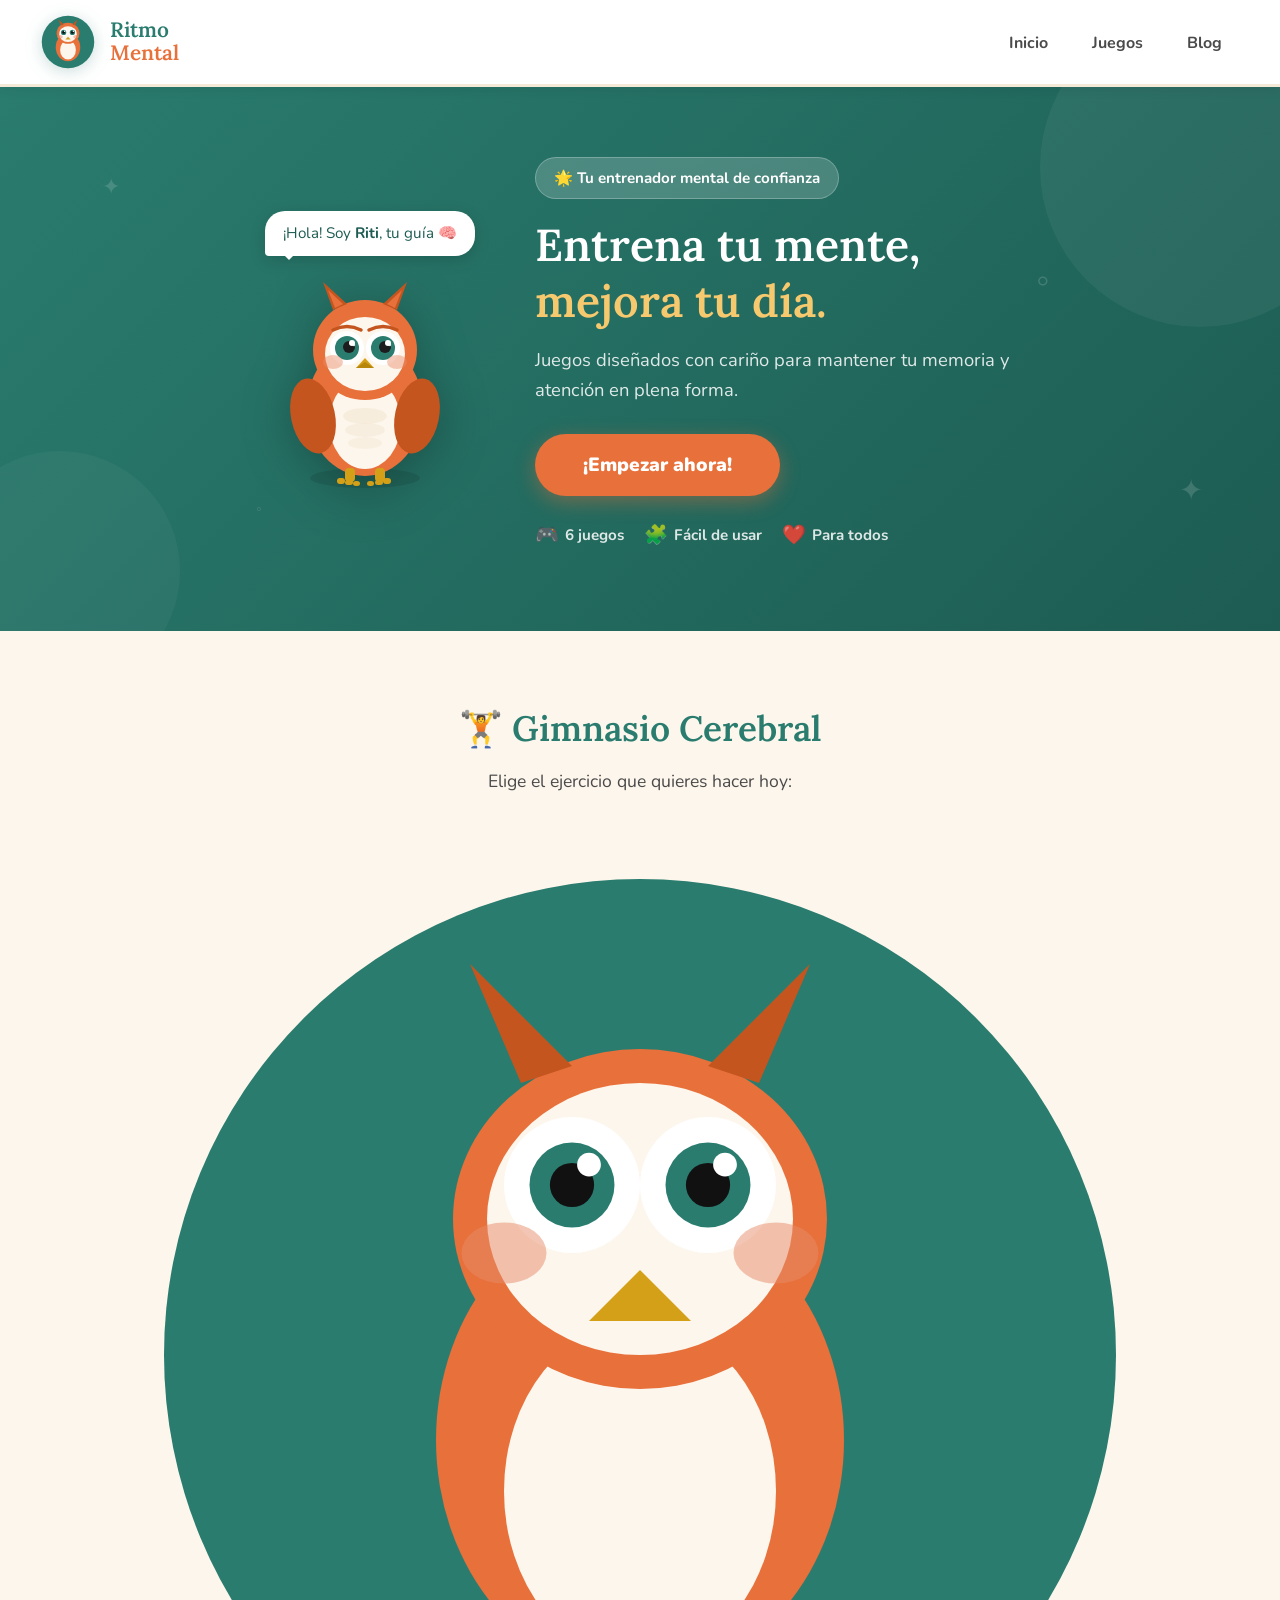
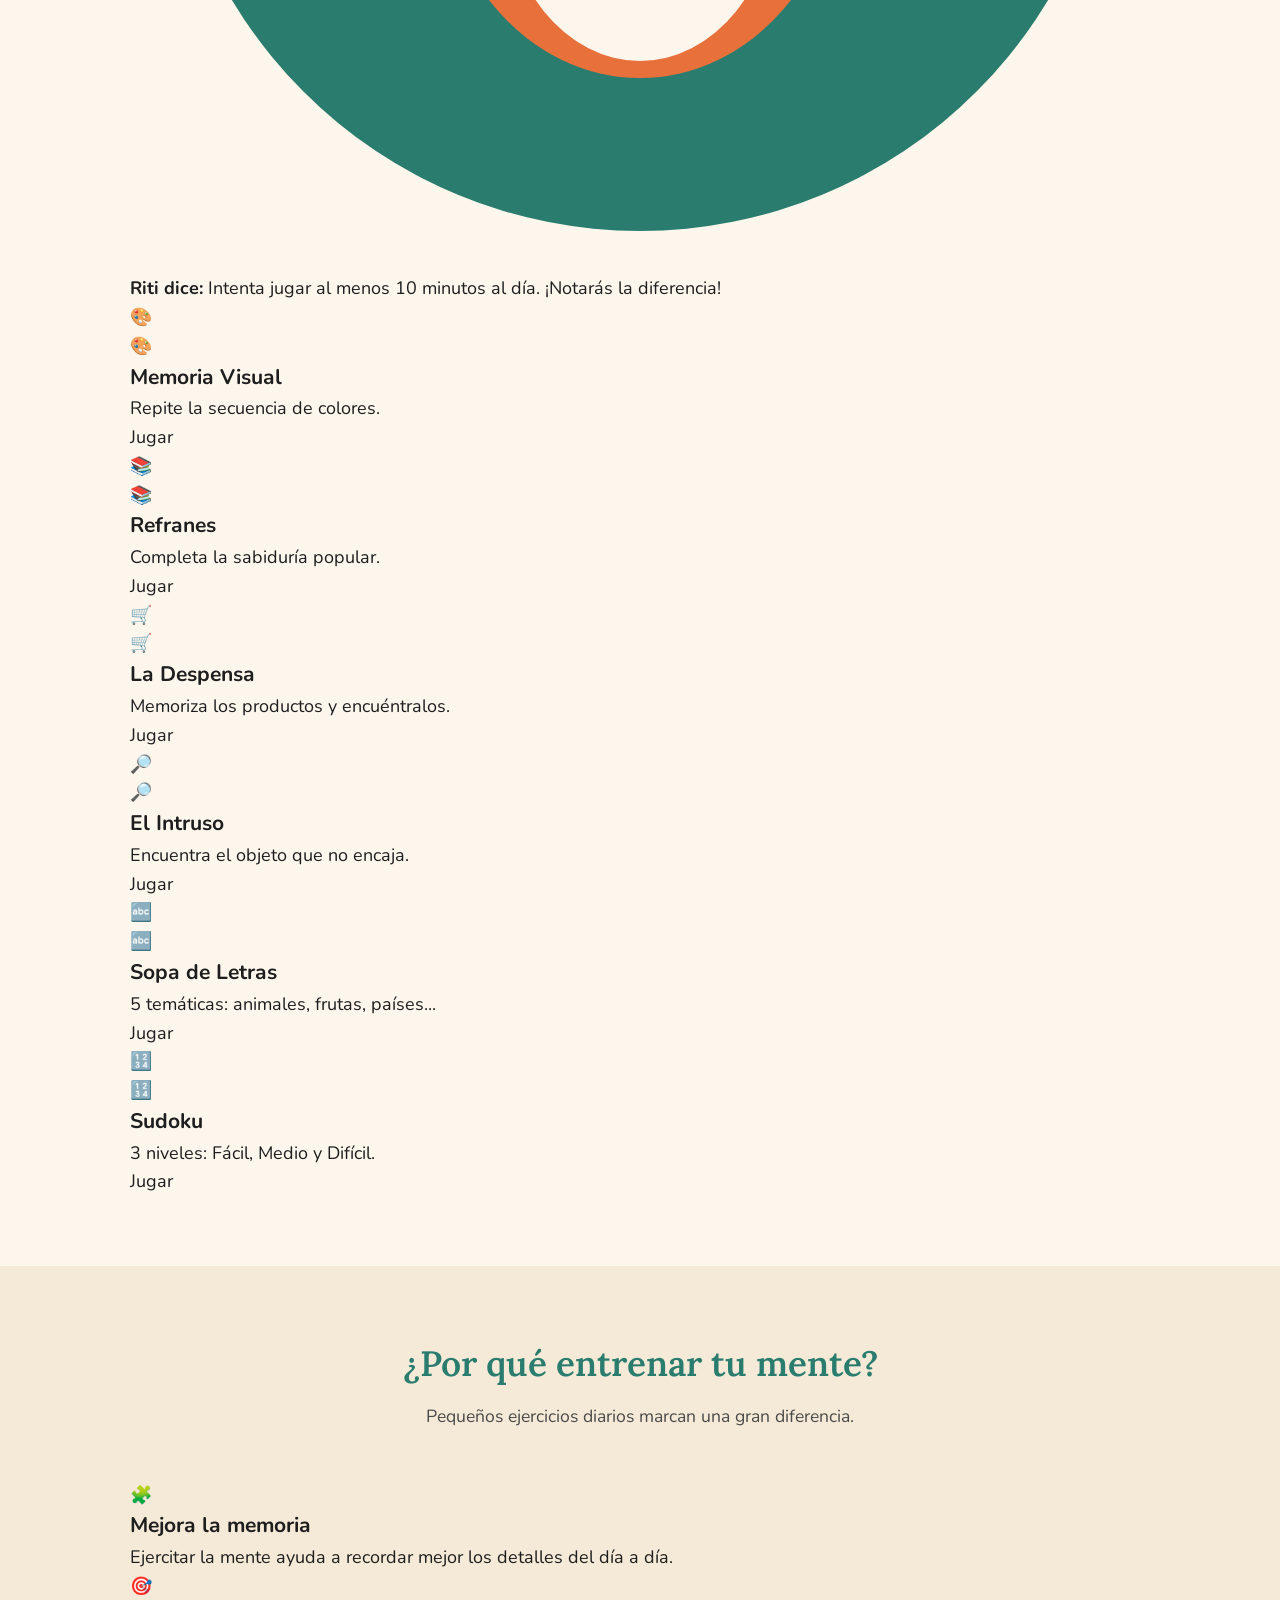
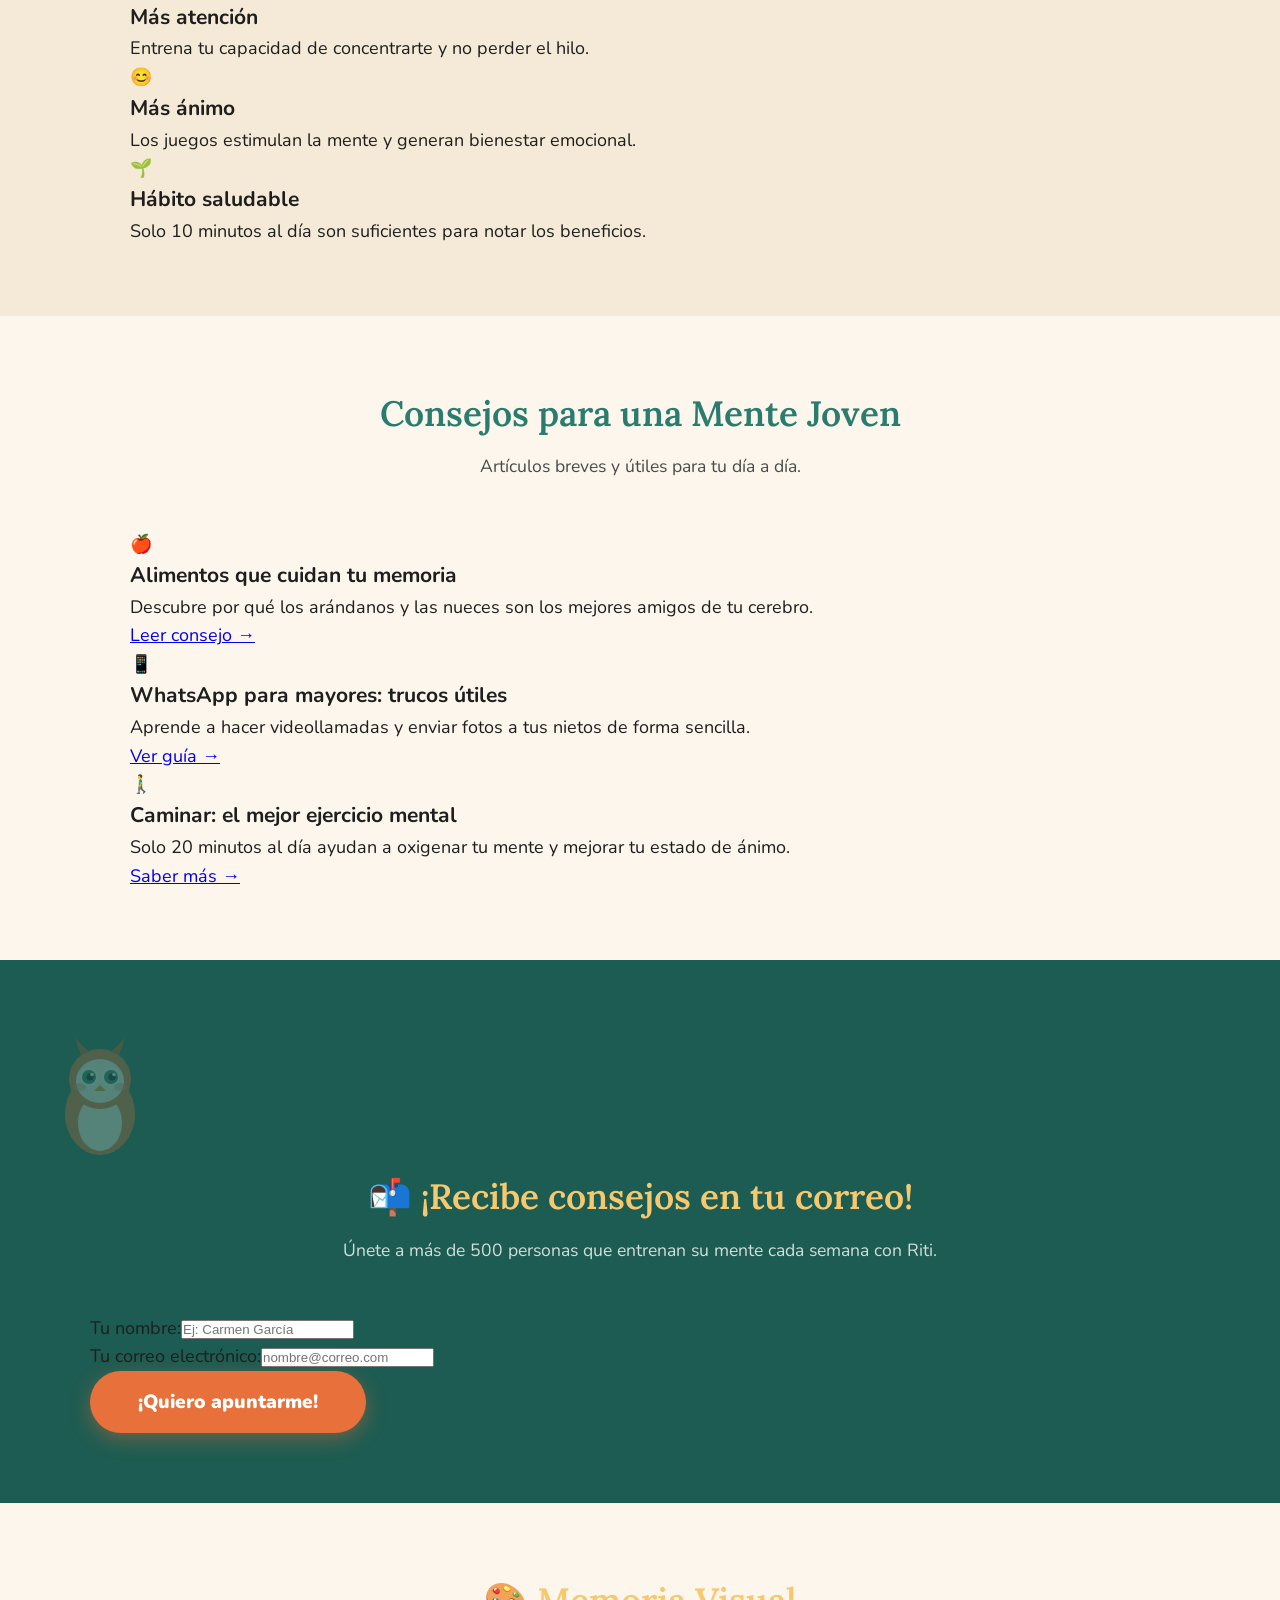
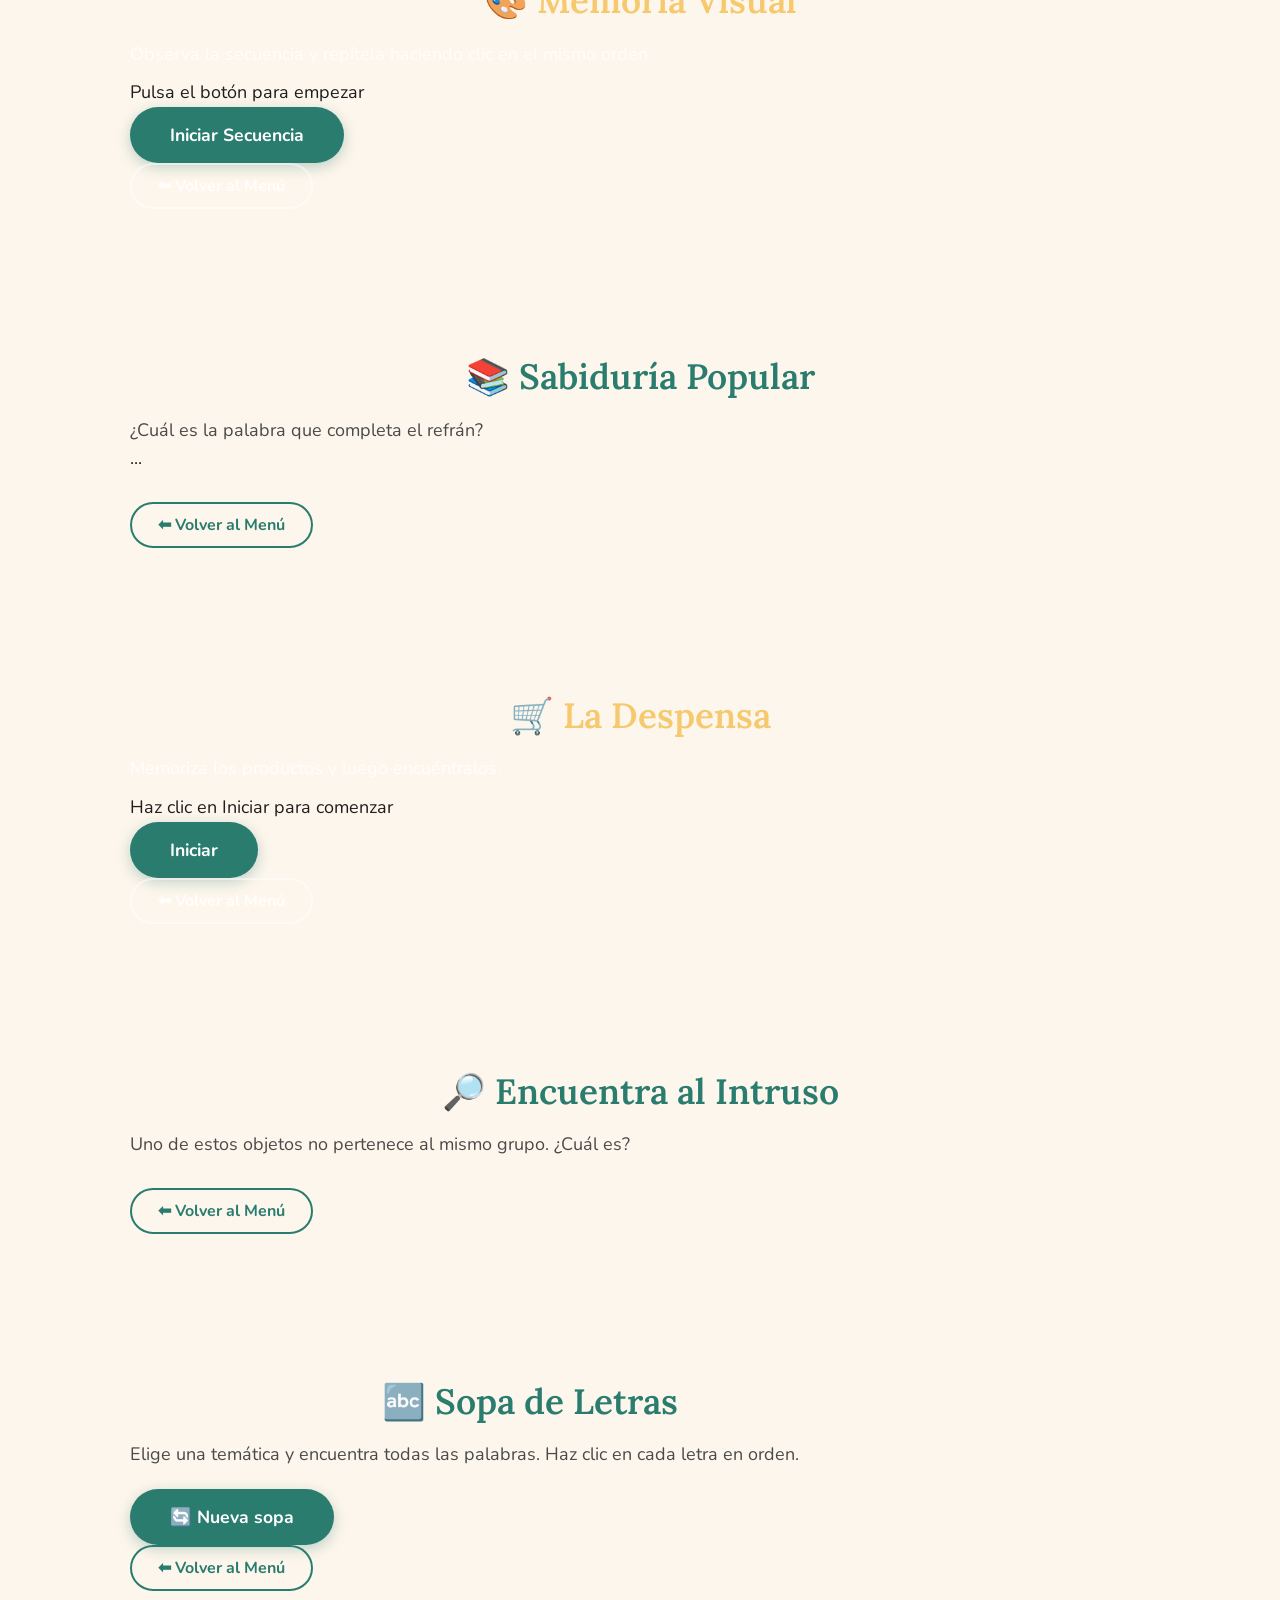
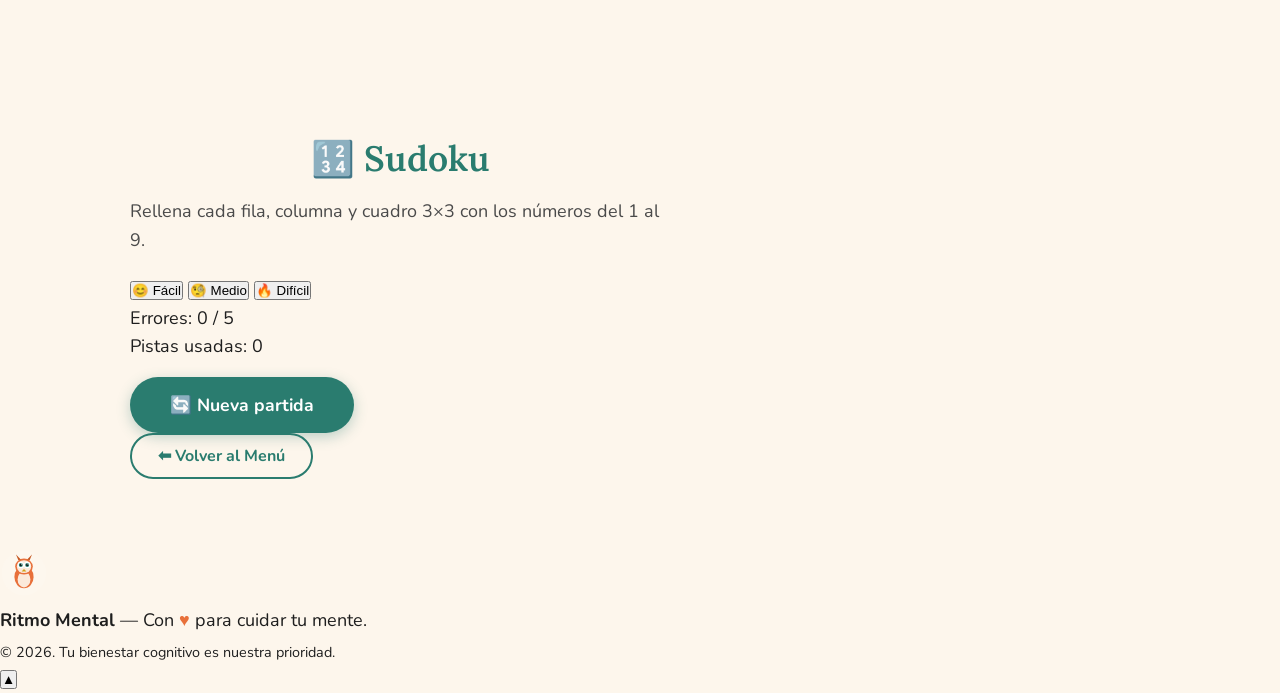
<file: ritmo-mental.html>
<!DOCTYPE html>
<html lang="es">
<head>
  <meta charset="UTF-8">
  <meta name="viewport" content="width=device-width, initial-scale=1.0">
  <title>Ritmo Mental | Entrenamiento Cognitivo</title>
  <link href="https://fonts.googleapis.com/css2?family=Nunito:wght@400;700;900&family=Lora:wght@400;600&display=swap" rel="stylesheet">
  <link rel="stylesheet" href="ritmo-mental.css">
</head>
<body>

<header>
  <div class="logo" onclick="volverInicio()">
    <div class="logo-svg">
      <svg viewBox="0 0 64 64" fill="none" xmlns="http://www.w3.org/2000/svg">
        <circle cx="32" cy="32" r="30" fill="#2A7C6F"/>
        <ellipse cx="32" cy="38" rx="14" ry="16" fill="#E8703A"/>
        <ellipse cx="32" cy="41" rx="9" ry="11" fill="#FDF6EC"/>
        <ellipse cx="32" cy="22" rx="13" ry="12" fill="#E8703A"/>
        <polygon points="24,13 21,6 27,12" fill="#C4551F"/>
        <polygon points="40,13 43,6 37,12" fill="#C4551F"/>
        <ellipse cx="32" cy="23" rx="10" ry="9" fill="#FDF6EC"/>
        <circle cx="27" cy="21" r="4.5" fill="white"/>
        <circle cx="37" cy="21" r="4.5" fill="white"/>
        <circle cx="27" cy="21" r="3" fill="#2A7C6F"/>
        <circle cx="37" cy="21" r="3" fill="#2A7C6F"/>
        <circle cx="27" cy="21" r="1.6" fill="#111"/>
        <circle cx="37" cy="21" r="1.6" fill="#111"/>
        <circle cx="28.2" cy="19.8" r="0.9" fill="white"/>
        <circle cx="38.2" cy="19.8" r="0.9" fill="white"/>
        <polygon points="32,26 29,29 35,29" fill="#D4A017"/>
        <ellipse cx="23" cy="26" rx="3" ry="2" fill="#E88C6A" opacity="0.5"/>
        <ellipse cx="41" cy="26" rx="3" ry="2" fill="#E88C6A" opacity="0.5"/>
      </svg>
    </div>
    <div class="logo-text">
      <span class="logo-ritmo">Ritmo</span>
      <span class="logo-mental">Mental</span>
    </div>
  </div>
  <nav><ul>
    <li><a href="#" onclick="volverInicio()">Inicio</a></li>
    <li><a href="#" onclick="irAlJuego('actividades')">Juegos</a></li>
    <li><a href="#" onclick="irAlJuego('blog')">Blog</a></li>
  </ul></nav>
</header>

<div id="main-content">
  <section class="hero">
    <!-- Elementos decorativos de fondo -->
    <div class="hero-deco hero-deco-1">✦</div>
    <div class="hero-deco hero-deco-2">✦</div>
    <div class="hero-deco hero-deco-3">◦</div>
    <div class="hero-deco hero-deco-4">◦</div>

    <div class="hero-layout">
      <!-- Mascota -->
      <div class="hero-mascota">
        <div class="mascota-burbuja">¡Hola! Soy <strong>Riti</strong>, tu guía 🧠</div>
        <div class="mascota-svg">
          <svg viewBox="0 0 200 220" fill="none" xmlns="http://www.w3.org/2000/svg" class="buho-anim">
            <ellipse cx="100" cy="210" rx="55" ry="10" fill="rgba(0,0,0,0.10)"/>
            <ellipse cx="100" cy="140" rx="58" ry="68" fill="#E8703A"/>
            <ellipse cx="100" cy="155" rx="36" ry="46" fill="#FDF6EC"/>
            <ellipse cx="100" cy="148" rx="22" ry="8" fill="#F5EAD7" opacity="0.7"/>
            <ellipse cx="100" cy="162" rx="20" ry="7" fill="#F5EAD7" opacity="0.6"/>
            <ellipse cx="100" cy="175" rx="17" ry="6" fill="#F5EAD7" opacity="0.5"/>
            <ellipse cx="48" cy="148" rx="22" ry="38" fill="#C4551F" transform="rotate(-12 48 148)"/>
            <ellipse cx="152" cy="148" rx="22" ry="38" fill="#C4551F" transform="rotate(12 152 148)"/>
            <ellipse cx="100" cy="82" rx="52" ry="50" fill="#E8703A"/>
            <polygon points="68,42 58,14 82,36" fill="#C4551F"/>
            <polygon points="132,42 142,14 118,36" fill="#C4551F"/>
            <polygon points="70,40 63,22 78,36" fill="#E8703A"/>
            <polygon points="130,40 137,22 122,36" fill="#E8703A"/>
            <ellipse cx="100" cy="86" rx="40" ry="37" fill="#FDF6EC"/>
            <circle cx="82" cy="80" r="17" fill="white"/>
            <circle cx="118" cy="80" r="17" fill="white"/>
            <circle cx="82" cy="80" r="12" fill="#2A7C6F"/>
            <circle cx="118" cy="80" r="12" fill="#2A7C6F"/>
            <circle cx="84" cy="79" r="6" fill="#1D1D1D"/>
            <circle cx="120" cy="79" r="6" fill="#1D1D1D"/>
            <circle cx="87" cy="75" r="3" fill="white"/>
            <circle cx="123" cy="75" r="3" fill="white"/>
            <circle cx="89" cy="77" r="1.2" fill="white" opacity="0.8"/>
            <circle cx="125" cy="77" r="1.2" fill="white" opacity="0.8"/>
            <path d="M68 62 Q82 55 96 62" stroke="#C4551F" stroke-width="3.5" stroke-linecap="round" fill="none"/>
            <path d="M104 62 Q118 55 132 62" stroke="#C4551F" stroke-width="3.5" stroke-linecap="round" fill="none"/>
            <polygon points="100,90 91,100 109,100" fill="#D4A017"/>
            <polygon points="100,94 91,100 109,100" fill="#B8860B"/>
            <ellipse cx="68" cy="94" rx="10" ry="7" fill="#E88C6A" opacity="0.45"/>
            <ellipse cx="132" cy="94" rx="10" ry="7" fill="#E88C6A" opacity="0.45"/>
            <rect x="80" y="200" width="10" height="14" rx="4" fill="#D4A017"/>
            <rect x="110" y="200" width="10" height="14" rx="4" fill="#D4A017"/>
            <rect x="72" y="210" width="8" height="6" rx="3" fill="#D4A017"/>
            <rect x="80" y="212" width="8" height="5" rx="3" fill="#D4A017"/>
            <rect x="88" y="213" width="7" height="5" rx="3" fill="#D4A017"/>
            <rect x="102" y="213" width="7" height="5" rx="3" fill="#D4A017"/>
            <rect x="110" y="212" width="8" height="5" rx="3" fill="#D4A017"/>
            <rect x="118" y="210" width="8" height="6" rx="3" fill="#D4A017"/>
          </svg>
        </div>
      </div>

      <!-- Texto hero -->
      <div class="hero-content">
        <div class="hero-badge">🌟 Tu entrenador mental de confianza</div>
        <h2>Entrena tu mente,<br><span class="highlight">mejora tu día.</span></h2>
        <p>Juegos diseñados con cariño para mantener tu memoria y atención en plena forma.</p>
        <button class="btn-primary" onclick="irAlJuego('actividades')">¡Empezar ahora!</button>
        <div class="hero-stats">
          <div class="hero-stat"><span>🎮</span> 6 juegos</div>
          <div class="hero-stat"><span>🧩</span> Fácil de usar</div>
          <div class="hero-stat"><span>❤️</span> Para todos</div>
        </div>
      </div>
    </div>
  </section>

  <section id="actividades" class="section" style="scroll-margin-top:80px;">
    <div class="section-header">
      <h2 class="section-title">🏋️ Gimnasio Cerebral</h2>
      <p class="subtitle">Elige el ejercicio que quieres hacer hoy:</p>
    </div>
    <!-- Riti tip -->
    <div class="riti-tip">
      <div class="riti-mini">
        <svg viewBox="0 0 60 60" fill="none" xmlns="http://www.w3.org/2000/svg">
          <circle cx="30" cy="30" r="28" fill="#2A7C6F"/>
          <ellipse cx="30" cy="35" rx="12" ry="14" fill="#E8703A"/>
          <ellipse cx="30" cy="38" rx="8" ry="10" fill="#FDF6EC"/>
          <ellipse cx="30" cy="22" rx="11" ry="10" fill="#E8703A"/>
          <polygon points="23,14 20,7 26,13" fill="#C4551F"/>
          <polygon points="37,14 40,7 34,13" fill="#C4551F"/>
          <ellipse cx="30" cy="22" rx="9" ry="8" fill="#FDF6EC"/>
          <circle cx="26" cy="20" r="4" fill="white"/><circle cx="34" cy="20" r="4" fill="white"/>
          <circle cx="26" cy="20" r="2.5" fill="#2A7C6F"/><circle cx="34" cy="20" r="2.5" fill="#2A7C6F"/>
          <circle cx="26" cy="20" r="1.3" fill="#111"/><circle cx="34" cy="20" r="1.3" fill="#111"/>
          <circle cx="27" cy="18.8" r="0.7" fill="white"/><circle cx="35" cy="18.8" r="0.7" fill="white"/>
          <polygon points="30,25 27,28 33,28" fill="#D4A017"/>
          <ellipse cx="22" cy="24" rx="2.5" ry="1.8" fill="#E88C6A" opacity="0.5"/>
          <ellipse cx="38" cy="24" rx="2.5" ry="1.8" fill="#E88C6A" opacity="0.5"/>
        </svg>
      </div>
      <p><strong>Riti dice:</strong> Intenta jugar al menos 10 minutos al día. ¡Notarás la diferencia!</p>
    </div>
    <div class="game-grid">
      <div class="game-card" onclick="mostrarJuego('juego-colores')">
        <div class="game-card-deco">🎨</div>
        <span class="game-icon">🎨</span><h3>Memoria Visual</h3><p>Repite la secuencia de colores.</p><span class="badge">Jugar</span>
      </div>
      <div class="game-card" onclick="mostrarJuego('juego-refranes')">
        <div class="game-card-deco">📚</div>
        <span class="game-icon">📚</span><h3>Refranes</h3><p>Completa la sabiduría popular.</p><span class="badge">Jugar</span>
      </div>
      <div class="game-card" onclick="mostrarJuego('juego-despensa')">
        <div class="game-card-deco">🛒</div>
        <span class="game-icon">🛒</span><h3>La Despensa</h3><p>Memoriza los productos y encuéntralos.</p><span class="badge">Jugar</span>
      </div>
      <div class="game-card" onclick="mostrarJuego('juego-intruso')">
        <div class="game-card-deco">🔎</div>
        <span class="game-icon">🔎</span><h3>El Intruso</h3><p>Encuentra el objeto que no encaja.</p><span class="badge">Jugar</span>
      </div>
      <div class="game-card" onclick="mostrarJuego('juego-sopa')">
        <div class="game-card-deco">🔤</div>
        <span class="game-icon">🔤</span><h3>Sopa de Letras</h3><p>5 temáticas: animales, frutas, países...</p><span class="badge">Jugar</span>
      </div>
      <div class="game-card" onclick="mostrarJuego('juego-sudoku')">
        <div class="game-card-deco">🔢</div>
        <span class="game-icon">🔢</span><h3>Sudoku</h3><p>3 niveles: Fácil, Medio y Difícil.</p><span class="badge">Jugar</span>
      </div>
    </div>
  </section>

  <div style="background:var(--warm);position:relative;overflow:hidden;">
    <!-- Decoración ondulada superior -->
    <div class="wave-top"></div>
    <section class="section">
      <h2 class="section-title">¿Por qué entrenar tu mente?</h2>
      <p class="subtitle">Pequeños ejercicios diarios marcan una gran diferencia.</p>
      <div class="benefits-grid">
        <div class="benefit-card"><div class="benefit-icon">🧩</div><h3>Mejora la memoria</h3><p>Ejercitar la mente ayuda a recordar mejor los detalles del día a día.</p></div>
        <div class="benefit-card"><div class="benefit-icon">🎯</div><h3>Más atención</h3><p>Entrena tu capacidad de concentrarte y no perder el hilo.</p></div>
        <div class="benefit-card"><div class="benefit-icon">😊</div><h3>Más ánimo</h3><p>Los juegos estimulan la mente y generan bienestar emocional.</p></div>
        <div class="benefit-card"><div class="benefit-icon">🌱</div><h3>Hábito saludable</h3><p>Solo 10 minutos al día son suficientes para notar los beneficios.</p></div>
      </div>
    </section>
  </div>

  <section id="blog" class="section" style="scroll-margin-top:80px;">
    <h2 class="section-title">Consejos para una Mente Joven</h2>
    <p class="subtitle">Artículos breves y útiles para tu día a día.</p>
    <div class="blog-grid">
      <article class="blog-card"><div class="blog-emoji">🍎</div><div><h3>Alimentos que cuidan tu memoria</h3><p>Descubre por qué los arándanos y las nueces son los mejores amigos de tu cerebro.</p><a href="#" class="btn-leer">Leer consejo →</a></div></article>
      <article class="blog-card"><div class="blog-emoji">📱</div><div><h3>WhatsApp para mayores: trucos útiles</h3><p>Aprende a hacer videollamadas y enviar fotos a tus nietos de forma sencilla.</p><a href="#" class="btn-leer">Ver guía →</a></div></article>
      <article class="blog-card"><div class="blog-emoji">🚶‍♂️</div><div><h3>Caminar: el mejor ejercicio mental</h3><p>Solo 20 minutos al día ayudan a oxigenar tu mente y mejorar tu estado de ánimo.</p><a href="#" class="btn-leer">Saber más →</a></div></article>
    </div>
  </section>

  <div style="background:var(--teal-d);padding:70px 40px;position:relative;overflow:hidden;">
    <!-- Riti flotando en la esquina -->
    <div class="suscripcion-buho">
      <svg viewBox="0 0 120 130" fill="none" xmlns="http://www.w3.org/2000/svg" style="width:120px;opacity:0.25;">
        <ellipse cx="60" cy="84" rx="35" ry="41" fill="#E8703A"/>
        <ellipse cx="60" cy="93" rx="22" ry="28" fill="#FDF6EC"/>
        <ellipse cx="60" cy="49" rx="31" ry="30" fill="#E8703A"/>
        <polygon points="41,25 35,8 49,22" fill="#C4551F"/>
        <polygon points="79,25 85,8 71,22" fill="#C4551F"/>
        <ellipse cx="60" cy="51" rx="24" ry="22" fill="#FDF6EC"/>
        <circle cx="49" cy="47" r="10" fill="white"/><circle cx="71" cy="47" r="10" fill="white"/>
        <circle cx="49" cy="47" r="7" fill="#2A7C6F"/><circle cx="71" cy="47" r="7" fill="#2A7C6F"/>
        <circle cx="50" cy="47" r="3.5" fill="#111"/><circle cx="72" cy="47" r="3.5" fill="#111"/>
        <circle cx="52" cy="44.5" r="1.8" fill="white"/><circle cx="74" cy="44.5" r="1.8" fill="white"/>
        <polygon points="60,55 54,61 66,61" fill="#D4A017"/>
        <ellipse cx="40" cy="57" rx="6" ry="4" fill="#E88C6A" opacity="0.45"/>
        <ellipse cx="80" cy="57" rx="6" ry="4" fill="#E88C6A" opacity="0.45"/>
      </svg>
    </div>
    <section class="section" style="padding:0;">
      <h2 class="section-title white">📬 ¡Recibe consejos en tu correo!</h2>
      <p class="subtitle white">Únete a más de 500 personas que entrenan su mente cada semana con Riti.</p>
      <div class="registro-form">
        <div class="input-group"><label>Tu nombre:</label><input type="text" id="nombre" placeholder="Ej: Carmen García"></div>
        <div class="input-group"><label>Tu correo electrónico:</label><input type="email" id="email" placeholder="nombre@correo.com"></div>
        <button class="btn-primary" onclick="enviarFormulario()">¡Quiero apuntarme!</button>
        <div id="form-msg" class="feedback-msg" style="text-align:center;"></div>
      </div>
    </section>
  </div>
</div>

<!-- JUEGO 1: COLORES -->
<div id="juego-colores" class="game-section bg-dark">
  <div class="game-inner">
    <h2 class="section-title white">🎨 Memoria Visual</h2>
    <p style="color:rgba(255,255,255,.8);margin-bottom:10px;">Observa la secuencia y repítela haciendo clic en el mismo orden.</p>
    <div class="color-grid">
      <div class="color-box rojo"    data-color="rojo"    onclick="clicColor(this)"></div>
      <div class="color-box azul"    data-color="azul"    onclick="clicColor(this)"></div>
      <div class="color-box verde"   data-color="verde"   onclick="clicColor(this)"></div>
      <div class="color-box amarillo"data-color="amarillo"onclick="clicColor(this)"></div>
    </div>
    <div id="colores-msg" class="feedback-msg">Pulsa el botón para empezar</div>
    <button id="start-colores" class="btn-secondary" onclick="iniciarColores()">Iniciar Secuencia</button><br>
    <button class="btn-back" onclick="volverMenu()">⬅ Volver al Menú</button>
  </div>
</div>

<!-- JUEGO 2: REFRANES -->
<div id="juego-refranes" class="game-section bg-warm">
  <div class="game-inner">
    <h2 class="section-title">📚 Sabiduría Popular</h2>
    <p style="color:var(--mid);">¿Cuál es la palabra que completa el refrán?</p>
    <div class="refran-frase"><span id="refran-inicio"></span> <span class="refran-hueco" id="refran-destino">...</span></div>
    <div class="opciones-grid" id="opciones-refranes"></div>
    <div id="refran-feedback" class="feedback-msg light"></div>
    <button id="next-refran" class="btn-secondary" style="display:none;" onclick="siguienteRefran()">Siguiente →</button><br>
    <button class="btn-back-light" onclick="volverMenu()">⬅ Volver al Menú</button>
  </div>
</div>

<!-- JUEGO 3: DESPENSA -->
<div id="juego-despensa" class="game-section bg-dark">
  <div class="game-inner">
    <h2 class="section-title white">🛒 La Despensa</h2>
    <p id="despensa-instr" style="color:rgba(255,255,255,.8);margin-bottom:10px;">Memoriza los productos y luego encuéntralos.</p>
    <div id="lista-memorizar" class="items-grid"></div>
    <div id="estanteria" class="items-grid" style="display:none;"></div>
    <div id="despensa-msg" class="feedback-msg">Haz clic en Iniciar para comenzar</div>
    <button id="start-despensa" class="btn-secondary" onclick="iniciarDespensa()">Iniciar</button><br>
    <button class="btn-back" onclick="volverMenu()">⬅ Volver al Menú</button>
  </div>
</div>

<!-- JUEGO 4: INTRUSO -->
<div id="juego-intruso" class="game-section bg-warm">
  <div class="game-inner">
    <h2 class="section-title">🔎 Encuentra al Intruso</h2>
    <p style="color:var(--mid);">Uno de estos objetos no pertenece al mismo grupo. ¿Cuál es?</p>
    <div id="intruso-grid" class="intruso-grid"></div>
    <div id="intruso-feedback" class="feedback-msg light"></div>
    <button id="next-intruso" class="btn-secondary" style="display:none;" onclick="siguienteIntruso()">Siguiente →</button><br>
    <button class="btn-back-light" onclick="volverMenu()">⬅ Volver al Menú</button>
  </div>
</div>

<!-- JUEGO 5: SOPA DE LETRAS -->
<div id="juego-sopa" class="game-section bg-cream">
  <div class="game-inner" style="max-width:800px;">
    <h2 class="section-title">🔤 Sopa de Letras</h2>
    <p style="color:var(--mid);margin-bottom:20px;">Elige una temática y encuentra todas las palabras. Haz clic en cada letra en orden.</p>
    <div class="sopa-temas" id="sopa-temas"></div>
    <ul id="lista-palabras" class="lista-palabras"></ul>
    <div id="grid-sopa" class="sopa-grid"></div>
    <div id="sopa-msg" class="feedback-msg light"></div>
    <button id="nueva-sopa-btn" class="btn-secondary" onclick="nuevaSopaMismaTema()" style="margin-right:10px;">🔄 Nueva sopa</button><br>
    <button class="btn-back-light" onclick="volverMenu()">⬅ Volver al Menú</button>
  </div>
</div>

<!-- JUEGO 6: SUDOKU -->
<div id="juego-sudoku" class="game-section bg-cream">
  <div class="game-inner" style="max-width:540px;">
    <h2 class="section-title">🔢 Sudoku</h2>
    <p style="color:var(--mid);margin-bottom:20px;">Rellena cada fila, columna y cuadro 3×3 con los números del 1 al 9.</p>
    <div class="sudoku-controls">
      <button class="nivel-btn facil activo" id="btn-facil"   onclick="elegirNivel('facil',this)">😊 Fácil</button>
      <button class="nivel-btn medio"        id="btn-medio"   onclick="elegirNivel('medio',this)">🧐 Medio</button>
      <button class="nivel-btn dificil"      id="btn-dificil" onclick="elegirNivel('dificil',this)">🔥 Difícil</button>
    </div>
    <div class="sudoku-info">
      <div class="sudoku-stat">Errores: <span id="sudoku-errores">0</span> / 5</div>
      <div class="sudoku-stat">Pistas usadas: <span id="sudoku-pistas">0</span></div>
    </div>
    <div class="sudoku-wrapper">
      <div class="sudoku-board" id="sudoku-board"></div>
      <div class="sudoku-numpad" id="sudoku-numpad"></div>
    </div>
    <div id="sudoku-msg" class="sudoku-msg"></div>
    <button class="btn-secondary" onclick="nuevoSudoku()" style="margin-top:16px;">🔄 Nueva partida</button><br>
    <button class="btn-back-light" onclick="volverMenu()">⬅ Volver al Menú</button>
  </div>
</div>

<footer>
  <div class="footer-buho">
    <svg viewBox="0 0 60 60" fill="none" xmlns="http://www.w3.org/2000/svg" style="width:48px;">
      <circle cx="30" cy="30" r="28" fill="rgba(255,255,255,0.1)"/>
      <ellipse cx="30" cy="35" rx="12" ry="14" fill="#E8703A"/>
      <ellipse cx="30" cy="38" rx="8" ry="10" fill="#FDF6EC" opacity="0.9"/>
      <ellipse cx="30" cy="22" rx="11" ry="10" fill="#E8703A"/>
      <polygon points="23,14 20,7 26,13" fill="#C4551F"/>
      <polygon points="37,14 40,7 34,13" fill="#C4551F"/>
      <ellipse cx="30" cy="22" rx="9" ry="8" fill="#FDF6EC" opacity="0.9"/>
      <circle cx="26" cy="20" r="4" fill="white"/><circle cx="34" cy="20" r="4" fill="white"/>
      <circle cx="26" cy="20" r="2.5" fill="#2A7C6F"/><circle cx="34" cy="20" r="2.5" fill="#2A7C6F"/>
      <circle cx="26" cy="20" r="1.3" fill="#111"/><circle cx="34" cy="20" r="1.3" fill="#111"/>
      <circle cx="27" cy="18.8" r="0.7" fill="white"/><circle cx="35" cy="18.8" r="0.7" fill="white"/>
      <polygon points="30,25 27,28 33,28" fill="#D4A017"/>
    </svg>
  </div>
  <p><strong>Ritmo Mental</strong> — Con <span style="color:#E8703A;">♥</span> para cuidar tu mente.</p>
  <p style="margin-top:6px;font-size:0.9rem;">© 2026. Tu bienestar cognitivo es nuestra prioridad.</p>
</footer>

 <button id="btn-top" onclick="window.scrollTo({top:0,behavior:'smooth'})" title="Volver arriba">▲</button>
    <script src="ritmo-mental.js"></script>
    
</body>
</html>
</file>
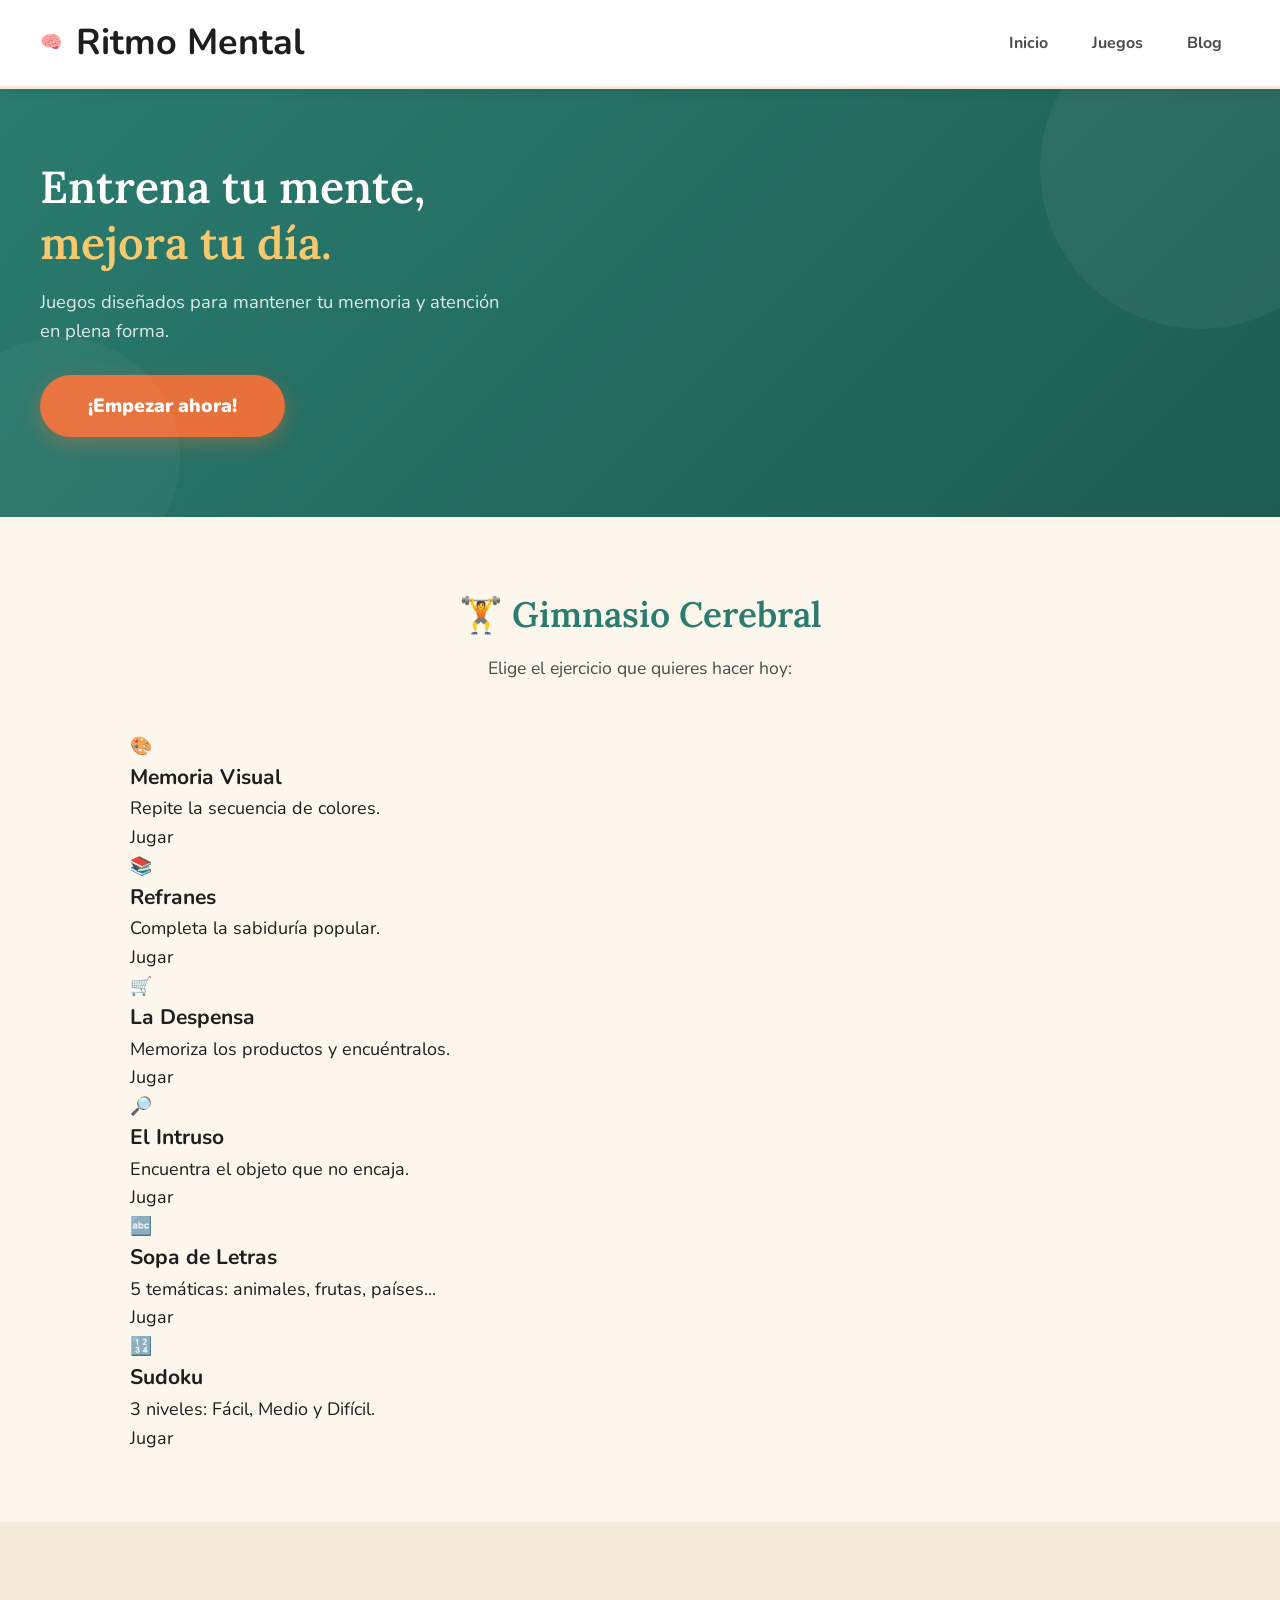
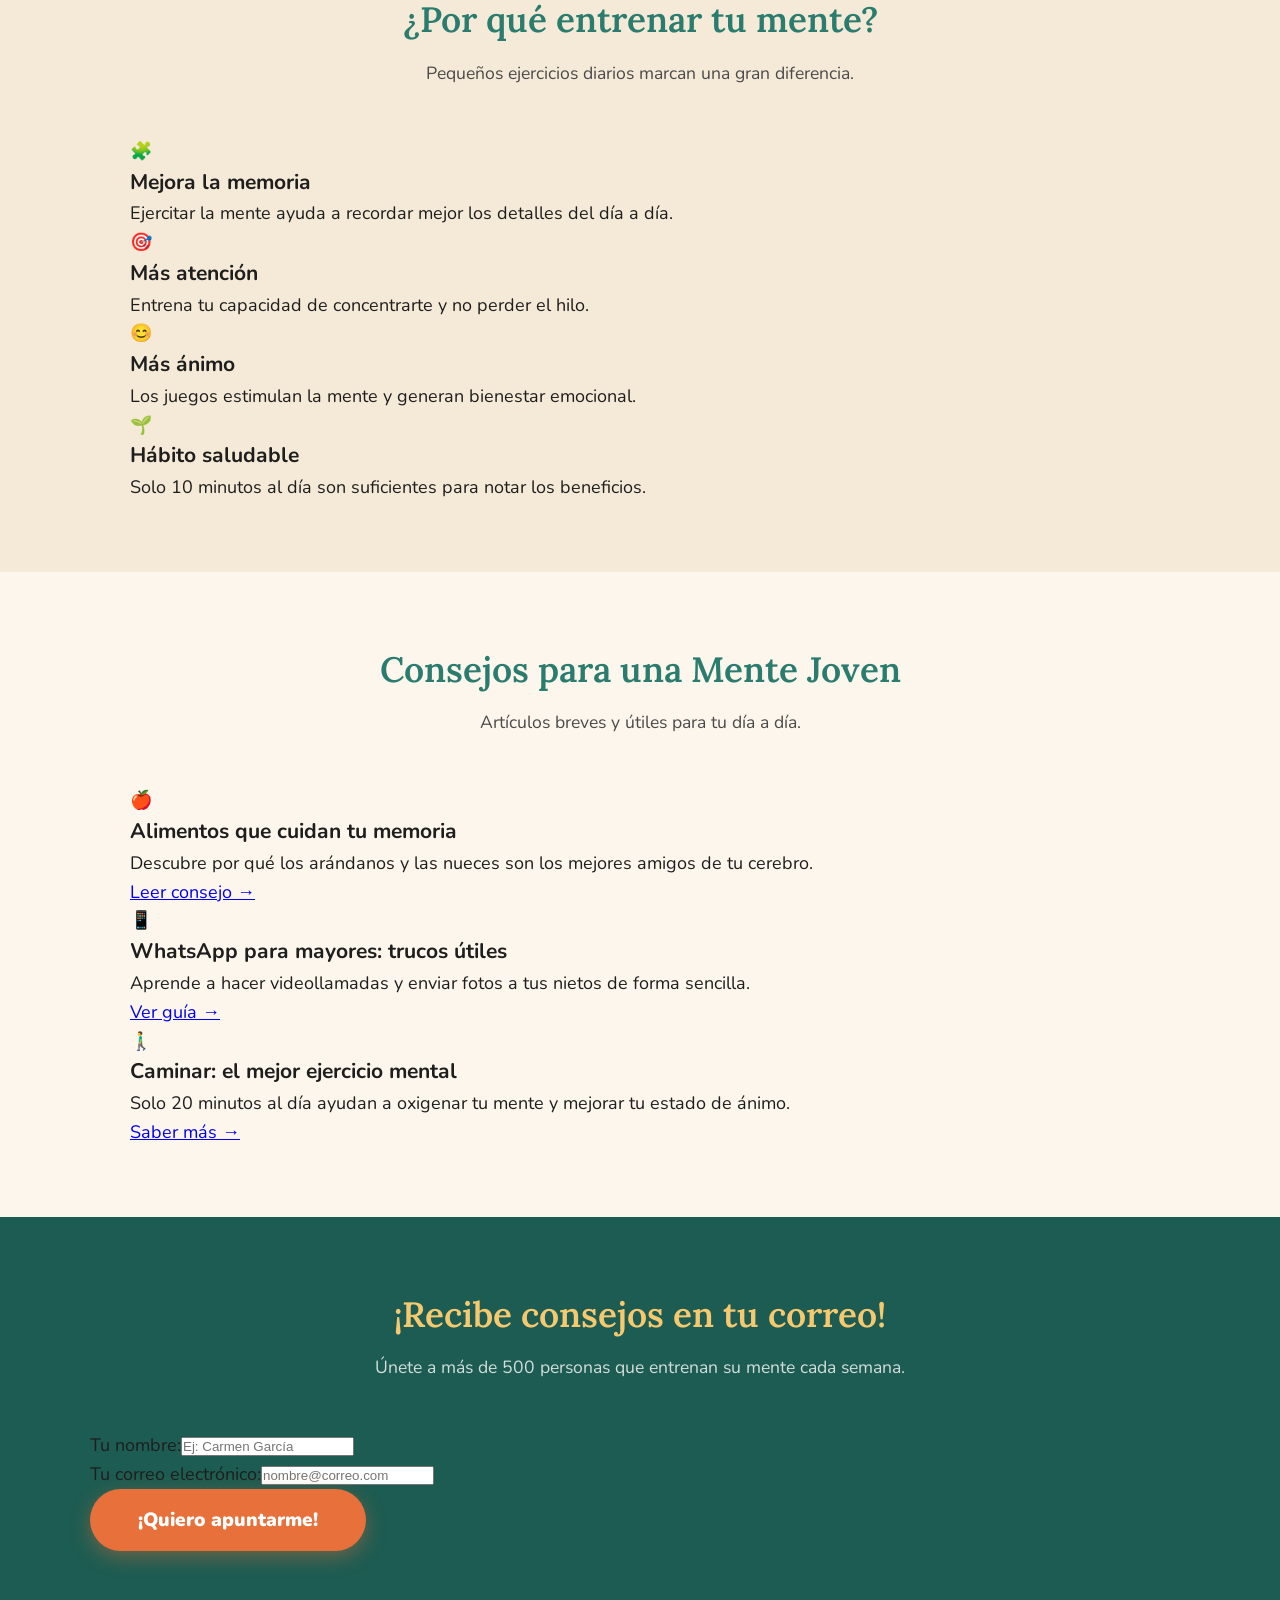
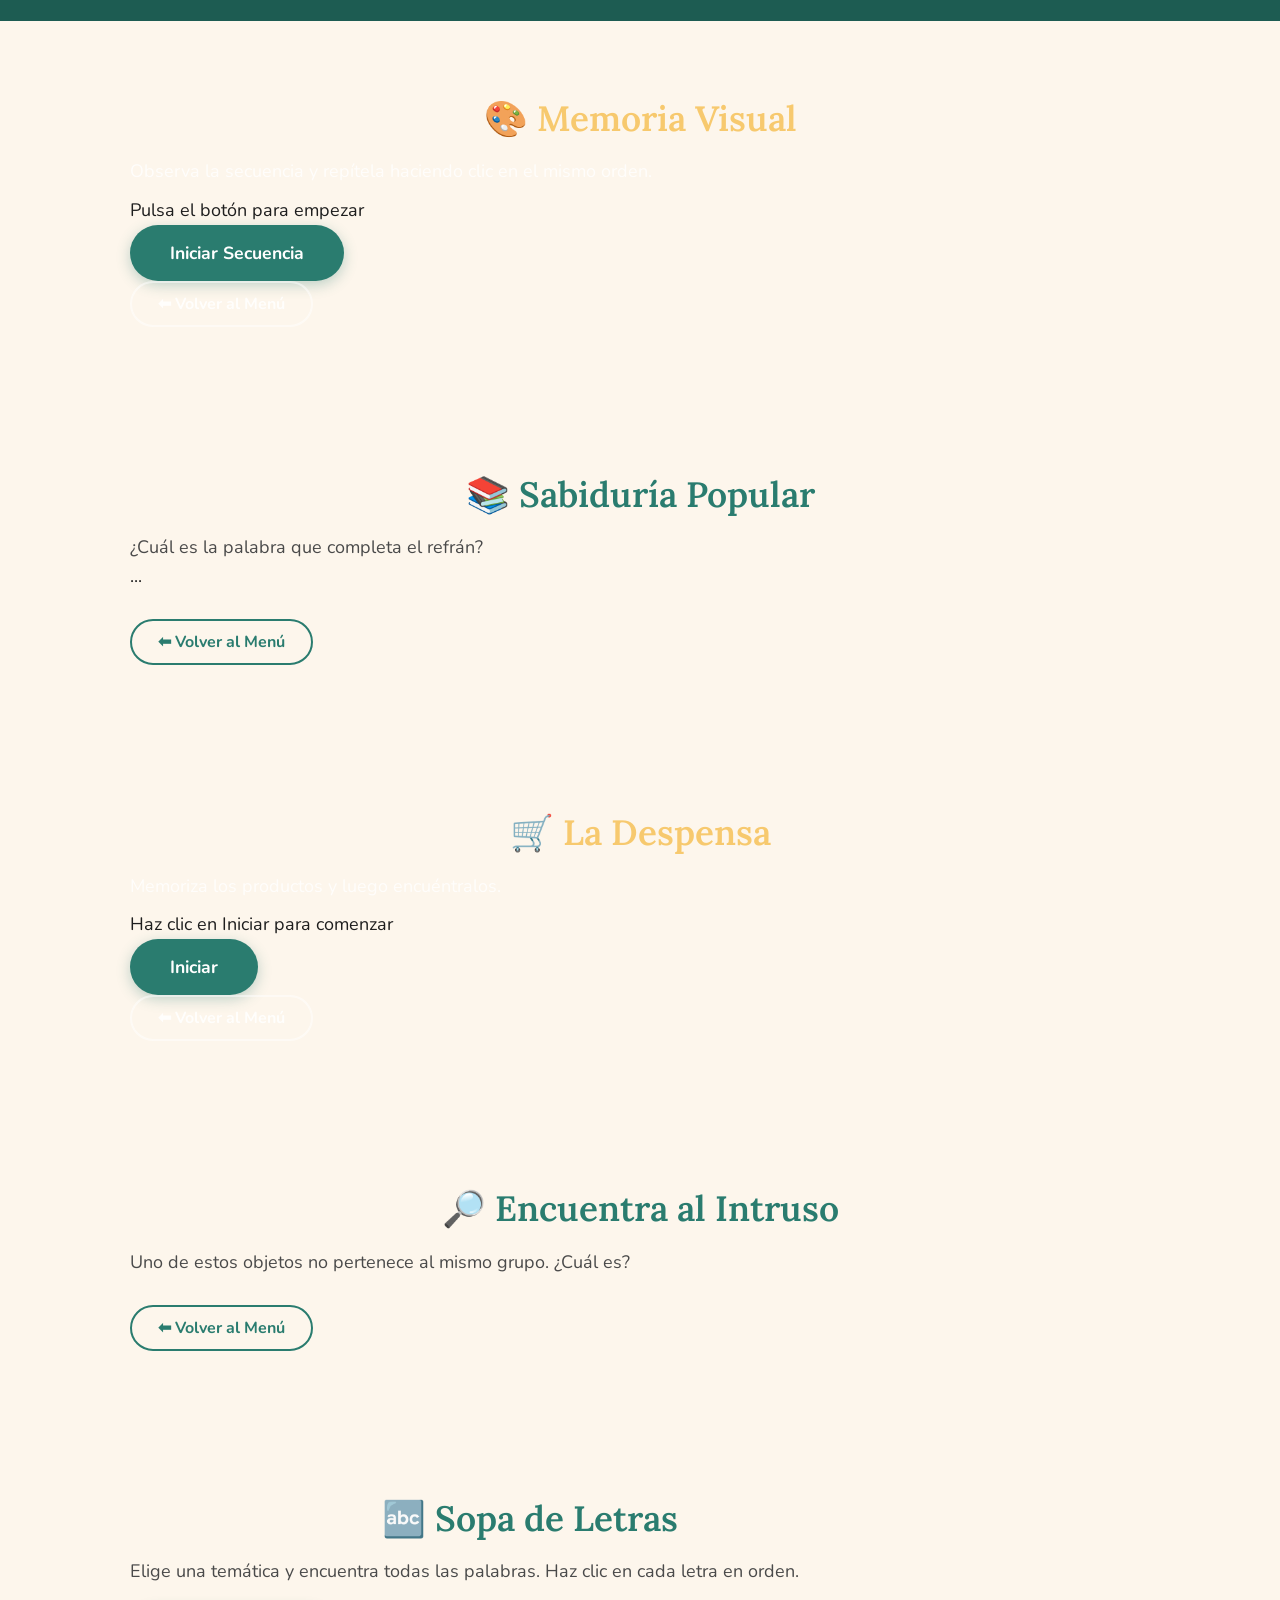
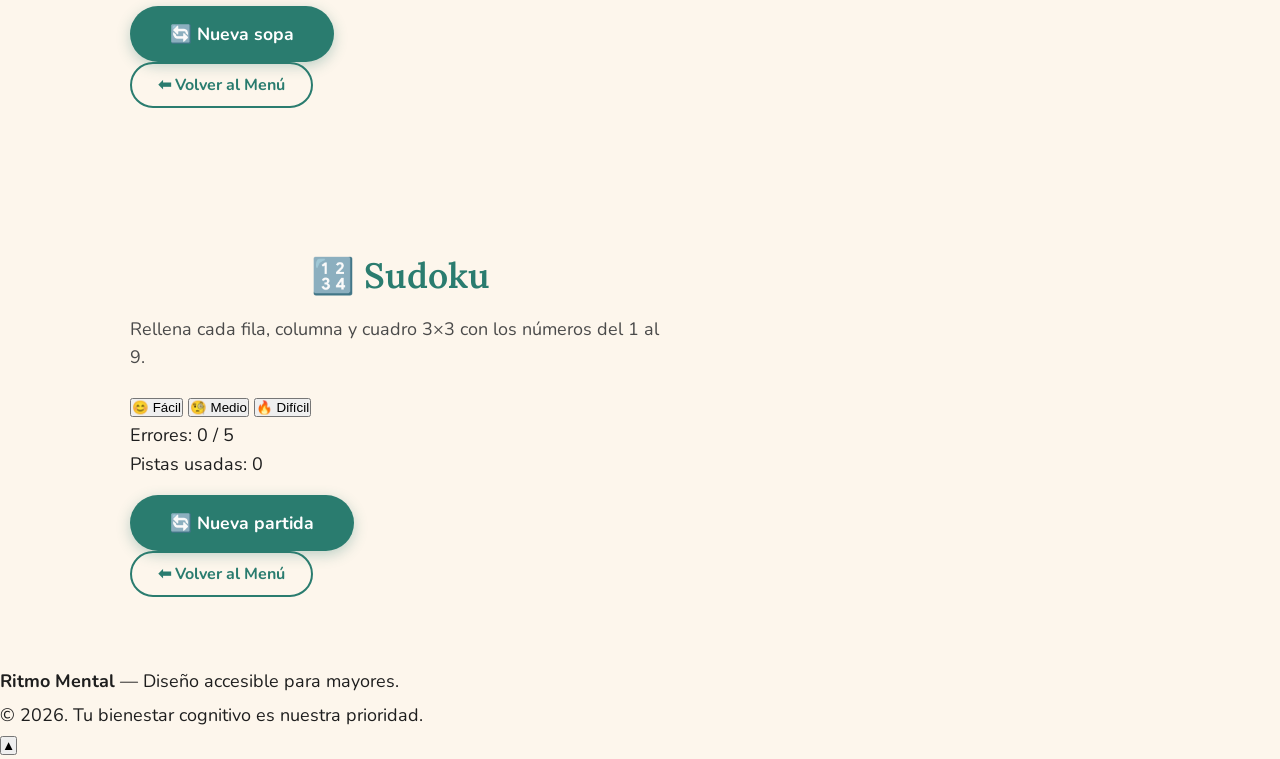
<file: ritmo-mental1.html>
<!DOCTYPE html>
<html lang="es">
<head>
  <meta charset="UTF-8">
  <meta name="viewport" content="width=device-width, initial-scale=1.0">
  <title>Ritmo Mental | Entrenamiento Cognitivo</title>
  <link href="https://fonts.googleapis.com/css2?family=Nunito:wght@400;700;900&family=Lora:wght@400;600&display=swap" rel="stylesheet">
  <link rel="stylesheet" href="ritmo-mental.css">
</head>
<body>

<header>
  <div class="logo" onclick="volverInicio()">
    <div class="logo-brain">🧠</div>
    <h1>Ritmo Mental</h1>
  </div>
  <nav><ul>
    <li><a href="#" onclick="volverInicio()">Inicio</a></li>
    <li><a href="#" onclick="irAlJuego('actividades')">Juegos</a></li>
    <li><a href="#" onclick="irAlJuego('blog')">Blog</a></li>
  </ul></nav>
</header>

<div id="main-content">
  <section class="hero">
    <div class="hero-content">
      <h2>Entrena tu mente,<br><span class="highlight">mejora tu día.</span></h2>
      <p>Juegos diseñados para mantener tu memoria y atención en plena forma.</p>
      <button class="btn-primary" onclick="irAlJuego('actividades')">¡Empezar ahora!</button>
    </div>
  </section>

  <section id="actividades" class="section" style="scroll-margin-top:80px;">
    <h2 class="section-title">🏋️ Gimnasio Cerebral</h2>
    <p class="subtitle">Elige el ejercicio que quieres hacer hoy:</p>
    <div class="game-grid">
      <div class="game-card" onclick="mostrarJuego('juego-colores')"><span class="game-icon">🎨</span><h3>Memoria Visual</h3><p>Repite la secuencia de colores.</p><span class="badge">Jugar</span></div>
      <div class="game-card" onclick="mostrarJuego('juego-refranes')"><span class="game-icon">📚</span><h3>Refranes</h3><p>Completa la sabiduría popular.</p><span class="badge">Jugar</span></div>
      <div class="game-card" onclick="mostrarJuego('juego-despensa')"><span class="game-icon">🛒</span><h3>La Despensa</h3><p>Memoriza los productos y encuéntralos.</p><span class="badge">Jugar</span></div>
      <div class="game-card" onclick="mostrarJuego('juego-intruso')"><span class="game-icon">🔎</span><h3>El Intruso</h3><p>Encuentra el objeto que no encaja.</p><span class="badge">Jugar</span></div>
      <div class="game-card" onclick="mostrarJuego('juego-sopa')"><span class="game-icon">🔤</span><h3>Sopa de Letras</h3><p>5 temáticas: animales, frutas, países...</p><span class="badge">Jugar</span></div>
      <div class="game-card" onclick="mostrarJuego('juego-sudoku')"><span class="game-icon">🔢</span><h3>Sudoku</h3><p>3 niveles: Fácil, Medio y Difícil.</p><span class="badge">Jugar</span></div>
    </div>
  </section>

  <div style="background:var(--warm);">
    <section class="section">
      <h2 class="section-title">¿Por qué entrenar tu mente?</h2>
      <p class="subtitle">Pequeños ejercicios diarios marcan una gran diferencia.</p>
      <div class="benefits-grid">
        <div class="benefit-card"><div class="benefit-icon">🧩</div><h3>Mejora la memoria</h3><p>Ejercitar la mente ayuda a recordar mejor los detalles del día a día.</p></div>
        <div class="benefit-card"><div class="benefit-icon">🎯</div><h3>Más atención</h3><p>Entrena tu capacidad de concentrarte y no perder el hilo.</p></div>
        <div class="benefit-card"><div class="benefit-icon">😊</div><h3>Más ánimo</h3><p>Los juegos estimulan la mente y generan bienestar emocional.</p></div>
        <div class="benefit-card"><div class="benefit-icon">🌱</div><h3>Hábito saludable</h3><p>Solo 10 minutos al día son suficientes para notar los beneficios.</p></div>
      </div>
    </section>
  </div>

  <section id="blog" class="section" style="scroll-margin-top:80px;">
    <h2 class="section-title">Consejos para una Mente Joven</h2>
    <p class="subtitle">Artículos breves y útiles para tu día a día.</p>
    <div class="blog-grid">
      <article class="blog-card"><div class="blog-emoji">🍎</div><div><h3>Alimentos que cuidan tu memoria</h3><p>Descubre por qué los arándanos y las nueces son los mejores amigos de tu cerebro.</p><a href="#" class="btn-leer">Leer consejo →</a></div></article>
      <article class="blog-card"><div class="blog-emoji">📱</div><div><h3>WhatsApp para mayores: trucos útiles</h3><p>Aprende a hacer videollamadas y enviar fotos a tus nietos de forma sencilla.</p><a href="#" class="btn-leer">Ver guía →</a></div></article>
      <article class="blog-card"><div class="blog-emoji">🚶‍♂️</div><div><h3>Caminar: el mejor ejercicio mental</h3><p>Solo 20 minutos al día ayudan a oxigenar tu mente y mejorar tu estado de ánimo.</p><a href="#" class="btn-leer">Saber más →</a></div></article>
    </div>
  </section>

  <div style="background:var(--teal-d);padding:70px 40px;">
    <section class="section" style="padding:0;">
      <h2 class="section-title white">¡Recibe consejos en tu correo!</h2>
      <p class="subtitle white">Únete a más de 500 personas que entrenan su mente cada semana.</p>
      <div class="registro-form">
        <div class="input-group"><label>Tu nombre:</label><input type="text" id="nombre" placeholder="Ej: Carmen García"></div>
        <div class="input-group"><label>Tu correo electrónico:</label><input type="email" id="email" placeholder="nombre@correo.com"></div>
        <button class="btn-primary" onclick="enviarFormulario()">¡Quiero apuntarme!</button>
        <div id="form-msg" class="feedback-msg" style="text-align:center;"></div>
      </div>
    </section>
  </div>
</div>

<!-- JUEGO 1: COLORES -->
<div id="juego-colores" class="game-section bg-dark">
  <div class="game-inner">
    <h2 class="section-title white">🎨 Memoria Visual</h2>
    <p style="color:rgba(255,255,255,.8);margin-bottom:10px;">Observa la secuencia y repítela haciendo clic en el mismo orden.</p>
    <div class="color-grid">
      <div class="color-box rojo"    data-color="rojo"    onclick="clicColor(this)"></div>
      <div class="color-box azul"    data-color="azul"    onclick="clicColor(this)"></div>
      <div class="color-box verde"   data-color="verde"   onclick="clicColor(this)"></div>
      <div class="color-box amarillo"data-color="amarillo"onclick="clicColor(this)"></div>
    </div>
    <div id="colores-msg" class="feedback-msg">Pulsa el botón para empezar</div>
    <button id="start-colores" class="btn-secondary" onclick="iniciarColores()">Iniciar Secuencia</button><br>
    <button class="btn-back" onclick="volverMenu()">⬅ Volver al Menú</button>
  </div>
</div>

<!-- JUEGO 2: REFRANES -->
<div id="juego-refranes" class="game-section bg-warm">
  <div class="game-inner">
    <h2 class="section-title">📚 Sabiduría Popular</h2>
    <p style="color:var(--mid);">¿Cuál es la palabra que completa el refrán?</p>
    <div class="refran-frase"><span id="refran-inicio"></span> <span class="refran-hueco" id="refran-destino">...</span></div>
    <div class="opciones-grid" id="opciones-refranes"></div>
    <div id="refran-feedback" class="feedback-msg light"></div>
    <button id="next-refran" class="btn-secondary" style="display:none;" onclick="siguienteRefran()">Siguiente →</button><br>
    <button class="btn-back-light" onclick="volverMenu()">⬅ Volver al Menú</button>
  </div>
</div>

<!-- JUEGO 3: DESPENSA -->
<div id="juego-despensa" class="game-section bg-dark">
  <div class="game-inner">
    <h2 class="section-title white">🛒 La Despensa</h2>
    <p id="despensa-instr" style="color:rgba(255,255,255,.8);margin-bottom:10px;">Memoriza los productos y luego encuéntralos.</p>
    <div id="lista-memorizar" class="items-grid"></div>
    <div id="estanteria" class="items-grid" style="display:none;"></div>
    <div id="despensa-msg" class="feedback-msg">Haz clic en Iniciar para comenzar</div>
    <button id="start-despensa" class="btn-secondary" onclick="iniciarDespensa()">Iniciar</button><br>
    <button class="btn-back" onclick="volverMenu()">⬅ Volver al Menú</button>
  </div>
</div>

<!-- JUEGO 4: INTRUSO -->
<div id="juego-intruso" class="game-section bg-warm">
  <div class="game-inner">
    <h2 class="section-title">🔎 Encuentra al Intruso</h2>
    <p style="color:var(--mid);">Uno de estos objetos no pertenece al mismo grupo. ¿Cuál es?</p>
    <div id="intruso-grid" class="intruso-grid"></div>
    <div id="intruso-feedback" class="feedback-msg light"></div>
    <button id="next-intruso" class="btn-secondary" style="display:none;" onclick="siguienteIntruso()">Siguiente →</button><br>
    <button class="btn-back-light" onclick="volverMenu()">⬅ Volver al Menú</button>
  </div>
</div>

<!-- JUEGO 5: SOPA DE LETRAS -->
<div id="juego-sopa" class="game-section bg-cream">
  <div class="game-inner" style="max-width:800px;">
    <h2 class="section-title">🔤 Sopa de Letras</h2>
    <p style="color:var(--mid);margin-bottom:20px;">Elige una temática y encuentra todas las palabras. Haz clic en cada letra en orden.</p>
    <div class="sopa-temas" id="sopa-temas"></div>
    <ul id="lista-palabras" class="lista-palabras"></ul>
    <div id="grid-sopa" class="sopa-grid"></div>
    <div id="sopa-msg" class="feedback-msg light"></div>
    <button id="nueva-sopa-btn" class="btn-secondary" onclick="nuevaSopaMismaTema()" style="margin-right:10px;">🔄 Nueva sopa</button><br>
    <button class="btn-back-light" onclick="volverMenu()">⬅ Volver al Menú</button>
  </div>
</div>

<!-- JUEGO 6: SUDOKU -->
<div id="juego-sudoku" class="game-section bg-cream">
  <div class="game-inner" style="max-width:540px;">
    <h2 class="section-title">🔢 Sudoku</h2>
    <p style="color:var(--mid);margin-bottom:20px;">Rellena cada fila, columna y cuadro 3×3 con los números del 1 al 9.</p>
    <div class="sudoku-controls">
      <button class="nivel-btn facil activo" id="btn-facil"   onclick="elegirNivel('facil',this)">😊 Fácil</button>
      <button class="nivel-btn medio"        id="btn-medio"   onclick="elegirNivel('medio',this)">🧐 Medio</button>
      <button class="nivel-btn dificil"      id="btn-dificil" onclick="elegirNivel('dificil',this)">🔥 Difícil</button>
    </div>
    <div class="sudoku-info">
      <div class="sudoku-stat">Errores: <span id="sudoku-errores">0</span> / 5</div>
      <div class="sudoku-stat">Pistas usadas: <span id="sudoku-pistas">0</span></div>
    </div>
    <div class="sudoku-wrapper">
      <div class="sudoku-board" id="sudoku-board"></div>
      <div class="sudoku-numpad" id="sudoku-numpad"></div>
    </div>
    <div id="sudoku-msg" class="sudoku-msg"></div>
    <button class="btn-secondary" onclick="nuevoSudoku()" style="margin-top:16px;">🔄 Nueva partida</button><br>
    <button class="btn-back-light" onclick="volverMenu()">⬅ Volver al Menú</button>
  </div>
</div>

<footer>
  <p><strong>Ritmo Mental</strong> — Diseño accesible para mayores.</p>
  <p style="margin-top:6px;">© 2026. Tu bienestar cognitivo es nuestra prioridad.</p>
</footer>

  <button id="btn-top" onclick="window.scrollTo({top:0,behavior:'smooth'})" title="Volver arriba">▲</button>
  
  <script src="ritmo-mental.js"></script>
</body>
</html>
</file>
<file: ritmo-mental.css>
*, *::before, *::after { 
  box-sizing: border-box; 
  margin: 0; 
  padding: 0; 
}

:root {
  /* Colores */
  --cream: #FDF6EC; 
  --warm: #F5EAD7; 
  --orange: #E8703A; 
  --orange-d: #C4551F;
  --teal: #2A7C6F; 
  --teal-d: #1D5C52; 
  --teal-l: #E6F4F1;
  --gold: #D4A017; 
  --dark: #1E1E1E; 
  --mid: #4A4A4A; 
  --white: #FFFFFF;

  /* Tipografía y radios */
  --radius: 18px; 
  --font-base: 18px; 
  --line-height: 1.6;

  /* Sombras */
  --shadow: 0 6px 24px rgba(0,0,0,.10); 
  --shadow-lg: 0 12px 40px rgba(0,0,0,.15);

  /* Tipografía responsiva */
  --h1: 2.8rem; 
  --h2: 2.2rem; 
  --h3: 1.6rem; 
  --p: 1.15rem;
}

html { scroll-behavior: smooth; }
body { 
  font-family: 'Nunito', sans-serif; 
  background: var(--cream); 
  color: var(--dark); 
  font-size: var(--font-base); 
  line-height: var(--line-height); 
}

/* ── VISIBILIDAD PRINCIPAL ── */
.main-content.hidden, #main-content.hidden { display: none; }

/* ── HEADER ── */
header { 
  background: var(--white); 
  border-bottom: 3px solid var(--warm); 
  padding: 14px 40px; 
  display: flex; 
  align-items: center; 
  justify-content: space-between; 
  position: sticky; 
  top: 0; 
  z-index: 100; 
  box-shadow: 0 2px 12px rgba(0,0,0,.08); 
}

header:focus-within { outline: 3px solid var(--teal); }

.logo { display:flex; align-items:center; gap:14px; cursor:pointer; }
.logo-svg { 
  width:56px; height:56px; flex-shrink:0; 
  filter: drop-shadow(0 3px 8px rgba(42,124,111,0.25)); 
  transition: transform .3s; 
}
.logo:hover .logo-svg { transform: rotate(-8deg) scale(1.08); }

.logo-text { display:flex; flex-direction:column; line-height:1.1; }
.logo-ritmo { font-family:'Lora',serif; font-size:1.3rem; font-weight:600; color:var(--teal); }
.logo-mental { font-family:'Lora',serif; font-size:1.3rem; font-weight:600; color:var(--orange); }

nav ul { list-style:none; display:flex; gap:8px; }
nav a { 
  text-decoration:none; 
  color: var(--mid); 
  font-size:1rem; 
  font-weight:700; 
  padding:8px 18px; 
  border-radius:50px; 
  transition: background .2s,color .2s; 
}
nav a:hover, nav a:focus { background: var(--teal-l); color: var(--teal); outline: none; }

/* ── HERO ── */
.hero { 
  background: linear-gradient(135deg, var(--teal) 0%, var(--teal-d) 100%); 
  padding: 70px 40px 80px; 
  position: relative; 
  overflow: hidden; 
}

.hero::before, .hero::after { 
  content: ''; 
  position: absolute; 
  border-radius: 50%; 
  pointer-events: none; 
  will-change: transform; 
}
.hero::before { top: -80px; right: -80px; width: 320px; height: 320px; background: rgba(255,255,255,.05); }
.hero::after { bottom: -60px; left: -60px; width: 240px; height: 240px; background: rgba(255,255,255,.04); }

.hero-deco { 
  position: absolute; 
  color: rgba(255,255,255,0.15); 
  pointer-events: none; 
  animation: flotar 4s ease-in-out infinite; 
  will-change: transform;
}
.hero-deco-1 { top:15%; left:8%; font-size:1.4rem; animation-delay:0s; }
.hero-deco-2 { top:70%; right:6%; font-size:1.8rem; animation-delay:1.5s; }
.hero-deco-3 { top:30%; right:18%; font-size:2.4rem; animation-delay:0.8s; }
.hero-deco-4 { bottom:20%; left:20%; font-size:1rem; animation-delay:2.2s; }

@keyframes flotar { 
  0%,100% { transform: translateY(0) rotate(0deg); } 
  50% { transform: translateY(-12px) rotate(10deg); } 
}

.hero-layout { 
  display:flex; align-items:center; justify-content:center; gap:60px; 
  max-width:1000px; margin:0 auto; position:relative; z-index:1; 
}
.hero-mascota { flex-shrink:0; text-align:center; }
.mascota-burbuja { 
  background:white; color:var(--teal-d); font-size:0.95rem; padding:10px 18px; 
  border-radius:20px 20px 20px 4px; box-shadow:0 4px 16px rgba(0,0,0,0.15); 
  margin-bottom:12px; display:inline-block; white-space:nowrap; position:relative; 
  animation: flotar 3s ease-in-out infinite; 
}
.mascota-burbuja::after { 
  content: ''; position:absolute; bottom:-10px; left:18px; 
  border:6px solid transparent; border-top-color:white; 
}
.mascota-svg { width:200px; filter: drop-shadow(0 8px 24px rgba(0,0,0,0.25)); }
.buho-anim { animation: buho-bounce 3.5s ease-in-out infinite; }

@keyframes buho-bounce { 
  0%,100% { transform: translateY(0); } 
  50% { transform: translateY(-10px); } 
}

.hero-content { max-width:480px; }
.hero-badge { 
  display:inline-block; background:rgba(255,255,255,0.18); color:white; 
  font-size:0.95rem; font-weight:700; padding:8px 18px; border-radius:50px; 
  margin-bottom:18px; border:1px solid rgba(255,255,255,0.25); 
}
.hero h2 { font-family:'Lora',serif; font-size:var(--h1); font-weight:600; color:var(--white); line-height:1.25; margin-bottom:16px; }
.hero h2 .highlight { color:#F7C96E; }
.hero p { font-size:var(--p); color:rgba(255,255,255,.85); margin-bottom:30px; }
.hero-stats { display:flex; gap:20px; margin-top:24px; flex-wrap:wrap; }
.hero-stat { color:rgba(255,255,255,0.85); font-size:0.95rem; font-weight:700; display:flex; align-items:center; gap:6px; }
.hero-stat span { font-size:1.2rem; }

/* ── BOTONES ── */
.btn-primary, .btn-secondary, .btn-back, .btn-back-light {
  border-radius:50px;
  font-family:'Nunito',sans-serif;
  font-weight:700;
  cursor:pointer;
  transition: all .2s;
}

.btn-primary { 
  background: var(--orange); color:white; border:none; 
  padding:18px 48px; font-size:1.2rem; font-weight:900; 
  box-shadow: 0 6px 20px rgba(232,112,58,.4); 
}
.btn-primary:hover { transform:translateY(-3px); box-shadow:0 10px 28px rgba(232,112,58,.5); }
.btn-secondary { background:var(--teal); color:white; border:none; padding:16px 40px; font-size:1.1rem; box-shadow:0 4px 14px rgba(42,124,111,.3); }
.btn-secondary:hover { background:var(--teal-d); transform:translateY(-2px); }

.btn-back, .btn-back-light { padding:10px 26px; font-size:1rem; }
.btn-back { background:none; border:2px solid rgba(255,255,255,.5); color:rgba(255,255,255,.85); }
.btn-back:hover { border-color:white; color:white; }
.btn-back-light { background:none; border:2px solid var(--teal); color:var(--teal); }
.btn-back-light:hover { background:var(--teal); color:white; }

/* ── SECCIONES Y GRIDS ── */
.section, .game-section { padding:70px 40px; max-width:1100px; margin:0 auto; }
.section-title { font-family:'Lora',serif; font-size:var(--h2); font-weight:600; color:var(--teal); text-align:center; margin-bottom:10px; }
.section-title.white { color:#F7C96E; }
.subtitle { text-align:center; color:var(--mid); font-size:1.1rem; margin-bottom:50px; }
.subtitle.white { color:rgba(255,255,255,.8); }

/* ── JUEGOS, SUDOKU, SOPA DE LETRAS, INTRUSO ── */
/* ... (se mantiene igual que tu CSS original para juegos y feedback) */

/* ── ANIMACIONES ── */
@keyframes shake { 
  0%,100%{transform:translateX(0);} 
  20%{transform:translateX(-8px);} 
  40%{transform:translateX(8px);} 
  60%{transform:translateX(-6px);} 
  80%{transform:translateX(6px);} 
}
.shake { animation: shake .4s ease; }

@keyframes pop { 
  0%{transform:scale(.8);opacity:0;} 
  100%{transform:scale(1);opacity:1;} 
}
.pop { animation: pop .25s ease; }

/* ── RESPONSIVE ── */
@media(max-width:700px){
  header { padding:12px 18px; flex-wrap:wrap; gap:10px; }
  nav ul { gap:4px; }
  nav a  { padding:6px 12px; font-size:.9rem; }
  .hero  { padding:50px 20px 60px; }
  .hero-layout { flex-direction:column; gap:30px; text-align:center; }
  .hero h2 { font-size:2rem; }
  .mascota-svg { width:150px; }
  .mascota-burbuja { font-size:0.85rem; }
  .hero-stats { justify-content:center; }
  .section, .game-section { padding:50px 20px; }
  .color-box { width:80px; height:80px; }
  .sopa-cell { width:34px; height:34px; font-size:1rem; }
  .sudoku-cell { font-size:1rem; }
  .num-btn { font-size:1.1rem; padding:12px 0; }
  .riti-tip { flex-direction:column; text-align:center; }
  .suscripcion-buho { display:none; }
  #btn-top { bottom:20px; right:20px; width:44px; height:44px; font-size:1.1rem; }
}
</file>
<file: app.css>
/* ══════════════════════════════════════════════
   RITMO MENTAL — MODO APP
   ══════════════════════════════════════════════ */

/* ── Barra superior ── */
.app-topbar {
  position: sticky;
  top: 0;
  background: #2A7C6F;
  color: white;
  padding: 14px 18px;
  display: flex;
  align-items: center;
  font-weight: 700;
  font-size: 18px;
  font-family: 'Nunito', sans-serif;
  z-index: 1000;
  box-shadow: 0 2px 10px rgba(0,0,0,0.2);
}

/* ── En modo app: ocultar todo lo que es web ── */
body.app-mode header,
body.app-mode .hero,
body.app-mode footer {
  display: none !important;
}

/* ══════════════════════════════════════════════
   TARJETA GRANDE DE RITI
   ══════════════════════════════════════════════ */
.riti-card {
  background: linear-gradient(135deg, #2A7C6F 0%, #1D5C52 100%);
  border-radius: 24px;
  margin: 14px 0 6px;
  padding: 20px 20px 16px;
  display: flex;
  align-items: center;
  gap: 16px;
  box-shadow: 0 8px 24px rgba(42,124,111,0.35);
  position: relative;
  overflow: hidden;
}

.riti-card::before {
  content: '';
  position: absolute;
  top: -40px; right: -40px;
  width: 120px; height: 120px;
  background: rgba(255,255,255,0.06);
  border-radius: 50%;
}

.riti-card-buho {
  flex-shrink: 0;
  width: 90px;
}

.riti-card-buho svg {
  width: 90px;
  filter: drop-shadow(0 4px 12px rgba(0,0,0,0.25));
}

.riti-card-texto {
  flex: 1;
}

.riti-card-saludo {
  font-family: 'Nunito', sans-serif;
  font-size: 13px;
  font-weight: 700;
  color: rgba(255,255,255,0.75);
  text-transform: uppercase;
  letter-spacing: 0.8px;
  margin-bottom: 6px;
}

.riti-card-mensaje {
  font-family: 'Nunito', sans-serif;
  font-size: 15px;
  font-weight: 700;
  color: white;
  line-height: 1.45;
}

/* Animación búho */
@keyframes buho-bounce {
  0%, 100% { transform: translateY(0); }
  50% { transform: translateY(-8px); }
}
.buho-anim { animation: buho-bounce 3.5s ease-in-out infinite; }

/* ══════════════════════════════════════════════
   HOME: SUBTÍTULO Y GRID DE JUEGOS
   ══════════════════════════════════════════════ */
.app-home-subtitle {
  font-family: 'Nunito', sans-serif;
  font-size: 13px;
  color: #888;
  font-weight: 700;
  margin: 18px 0 10px;
  text-transform: uppercase;
  letter-spacing: 0.8px;
}

.app-game-grid {
  display: grid;
  grid-template-columns: repeat(2, 1fr);
  gap: 12px;
}

.app-game-card {
  background: white;
  border-radius: 20px;
  padding: 20px 14px 16px;
  box-shadow: 0 4px 16px rgba(0,0,0,0.08);
  cursor: pointer;
  transition: transform 0.15s ease, box-shadow 0.15s ease;
  text-align: center;
  -webkit-tap-highlight-color: transparent;
  border: 2px solid transparent;
}

.app-game-card:hover {
  transform: translateY(-3px);
  box-shadow: 0 8px 24px rgba(42,124,111,0.18);
  border-color: #E6F4F1;
}

.app-game-card:active {
  transform: scale(0.94);
  box-shadow: 0 2px 8px rgba(0,0,0,0.08);
}

.app-game-icon {
  font-size: 40px;
  margin-bottom: 8px;
  display: block;
  line-height: 1;
}

.app-game-name {
  font-family: 'Nunito', sans-serif;
  font-size: 14px;
  font-weight: 900;
  color: #1E1E1E;
  margin-bottom: 3px;
}

.app-game-desc {
  font-family: 'Nunito', sans-serif;
  font-size: 11px;
  color: #999;
  line-height: 1.3;
}

/* ── Botones volver más grandes en app ── */
body.app-mode .btn-back,
body.app-mode .btn-back-light {
  padding: 14px 32px;
  font-size: 1.05rem;
}

a, button { -webkit-tap-highlight-color: transparent; }

/* ══════════════════════════════════════════════
   CELEBRACIÓN DE RITI
   ══════════════════════════════════════════════ */
#riti-celebracion {
  position: fixed;
  inset: 0;
  z-index: 9999;
  display: flex;
  align-items: center;
  justify-content: center;
  pointer-events: none;
}

.celeb-contenido {
  background: white;
  border-radius: 28px;
  padding: 28px 32px 24px;
  text-align: center;
  box-shadow: 0 20px 60px rgba(0,0,0,0.25);
  position: relative;
  max-width: 280px;
  width: 80%;
}

.celeb-buho {
  font-size: 64px;
  display: block;
  margin-bottom: 10px;
  line-height: 1;
}

.celeb-mensaje {
  font-family: 'Nunito', sans-serif;
  font-size: 18px;
  font-weight: 900;
  color: #2A7C6F;
  line-height: 1.3;
}

/* Emojis flotantes */
.celeb-emojis {
  position: fixed;
  inset: 0;
  pointer-events: none;
  overflow: hidden;
}

.celeb-emoji {
  position: absolute;
  font-size: 28px;
  left: var(--x, 50%);
  top: 100%;
  animation: emoji-sube 2s ease-out var(--delay, 0s) both;
}

@keyframes emoji-sube {
  0%   { transform: translateY(0) rotate(0deg); opacity: 1; }
  100% { transform: translateY(-110vh) rotate(360deg); opacity: 0; }
}

/* Animación entrada/salida del overlay */
@keyframes celeb-pop-in {
  0%   { transform: scale(0.5); opacity: 0; }
  70%  { transform: scale(1.08); opacity: 1; }
  100% { transform: scale(1); }
}

@keyframes celeb-pop-out {
  0%   { transform: scale(1); opacity: 1; }
  100% { transform: scale(0.8); opacity: 0; }
}

.celeb-entrar .celeb-contenido {
  animation: celeb-pop-in 0.4s cubic-bezier(0.34,1.56,0.64,1) both;
}

.celeb-salir .celeb-contenido {
  animation: celeb-pop-out 0.35s ease-in both;
}

/* Búho saltando en la celebración */
@keyframes buho-celeb {
  0%, 100% { transform: translateY(0) rotate(0deg); }
  25%       { transform: translateY(-16px) rotate(-8deg); }
  75%       { transform: translateY(-10px) rotate(8deg); }
}

.celeb-buho-bounce {
  animation: buho-celeb 0.5s ease-in-out 3 !important;
}
</file>
<file: pruebas/files/ritmo-mental.css>
*, *::before, *::after { box-sizing: border-box; margin: 0; padding: 0; }
:root {
  --cream:#FDF6EC; --warm:#F5EAD7; --orange:#E8703A; --orange-d:#C4551F;
  --teal:#2A7C6F; --teal-d:#1D5C52; --teal-l:#E6F4F1;
  --gold:#D4A017; --dark:#1E1E1E; --mid:#4A4A4A; --white:#FFFFFF;
  --radius:18px; --shadow:0 6px 24px rgba(0,0,0,.10); --shadow-lg:0 12px 40px rgba(0,0,0,.15);
}
html { scroll-behavior:smooth; }
body { font-family:'Nunito',sans-serif; background:var(--cream); color:var(--dark); font-size:18px; line-height:1.6; }

/* ── VISIBILIDAD PRINCIPAL ───────────────────── */
.main-content.hidden, #main-content.hidden { display:none; }

/* ── HEADER ─────────────────────────────────── */
header { background:var(--white); border-bottom:3px solid var(--warm); padding:14px 40px; display:flex; align-items:center; justify-content:space-between; position:sticky; top:0; z-index:100; box-shadow:0 2px 12px rgba(0,0,0,.08); }
.logo { display:flex; align-items:center; gap:14px; cursor:pointer; }
.logo-svg { width:56px; height:56px; flex-shrink:0; filter:drop-shadow(0 3px 8px rgba(42,124,111,0.25)); transition:transform .3s; }
.logo:hover .logo-svg { transform:rotate(-8deg) scale(1.08); }
.logo-text { display:flex; flex-direction:column; line-height:1.1; }
.logo-ritmo  { font-family:'Lora',serif; font-size:1.3rem; font-weight:600; color:var(--teal); }
.logo-mental { font-family:'Lora',serif; font-size:1.3rem; font-weight:600; color:var(--orange); }
nav ul { list-style:none; display:flex; gap:8px; }
nav a { text-decoration:none; color:var(--mid); font-size:1rem; font-weight:700; padding:8px 18px; border-radius:50px; transition:background .2s,color .2s; }
nav a:hover { background:var(--teal-l); color:var(--teal); }

/* ── HERO ────────────────────────────────────── */
.hero { background:linear-gradient(135deg,var(--teal) 0%,var(--teal-d) 100%); padding:70px 40px 80px; position:relative; overflow:hidden; }
.hero::before { content:''; position:absolute; top:-80px; right:-80px; width:320px; height:320px; background:rgba(255,255,255,.05); border-radius:50%; pointer-events:none; }
.hero::after  { content:''; position:absolute; bottom:-60px; left:-60px; width:240px; height:240px; background:rgba(255,255,255,.04); border-radius:50%; pointer-events:none; }
.hero-deco { position:absolute; color:rgba(255,255,255,0.15); pointer-events:none; animation:flotar 4s ease-in-out infinite; }
.hero-deco-1 { top:15%; left:8%;   font-size:1.4rem; animation-delay:0s; }
.hero-deco-2 { top:70%; right:6%;  font-size:1.8rem; animation-delay:1.5s; }
.hero-deco-3 { top:30%; right:18%; font-size:2.4rem; animation-delay:0.8s; }
.hero-deco-4 { bottom:20%; left:20%; font-size:1rem; animation-delay:2.2s; }
@keyframes flotar { 0%,100%{transform:translateY(0) rotate(0deg);} 50%{transform:translateY(-12px) rotate(10deg);} }
.hero-layout { display:flex; align-items:center; justify-content:center; gap:60px; max-width:1000px; margin:0 auto; position:relative; z-index:1; }
.hero-mascota { flex-shrink:0; text-align:center; }
.mascota-burbuja { background:white; color:var(--teal-d); font-size:0.95rem; padding:10px 18px; border-radius:20px 20px 20px 4px; box-shadow:0 4px 16px rgba(0,0,0,0.15); margin-bottom:12px; display:inline-block; white-space:nowrap; position:relative; animation:flotar 3s ease-in-out infinite; }
.mascota-burbuja::after { content:''; position:absolute; bottom:-10px; left:18px; border:6px solid transparent; border-top-color:white; }
.mascota-svg { width:200px; filter:drop-shadow(0 8px 24px rgba(0,0,0,0.25)); }
.buho-anim { animation:buho-bounce 3.5s ease-in-out infinite; }
@keyframes buho-bounce { 0%,100%{transform:translateY(0);} 50%{transform:translateY(-10px);} }
.hero-content { max-width:480px; }
.hero-badge { display:inline-block; background:rgba(255,255,255,0.18); color:white; font-size:0.95rem; font-weight:700; padding:8px 18px; border-radius:50px; margin-bottom:18px; border:1px solid rgba(255,255,255,0.25); }
.hero h2 { font-family:'Lora',serif; font-size:2.8rem; font-weight:600; color:var(--white); line-height:1.25; margin-bottom:16px; }
.hero h2 .highlight { color:#F7C96E; }
.hero p { font-size:1.15rem; color:rgba(255,255,255,.85); margin-bottom:30px; }
.hero-stats { display:flex; gap:20px; margin-top:24px; flex-wrap:wrap; }
.hero-stat { color:rgba(255,255,255,0.85); font-size:0.95rem; font-weight:700; display:flex; align-items:center; gap:6px; }
.hero-stat span { font-size:1.2rem; }

/* ── BUTTONS ─────────────────────────────────── */
.btn-primary { background:var(--orange); color:white; border:none; padding:18px 48px; font-size:1.2rem; font-family:'Nunito',sans-serif; font-weight:900; border-radius:50px; cursor:pointer; box-shadow:0 6px 20px rgba(232,112,58,.4); transition:transform .15s,box-shadow .15s; }
.btn-primary:hover { transform:translateY(-3px); box-shadow:0 10px 28px rgba(232,112,58,.5); }
.btn-secondary { background:var(--teal); color:white; border:none; padding:16px 40px; font-size:1.1rem; font-family:'Nunito',sans-serif; font-weight:700; border-radius:50px; cursor:pointer; margin-top:22px; transition:background .2s,transform .15s; box-shadow:0 4px 14px rgba(42,124,111,.3); }
.btn-secondary:hover { background:var(--teal-d); transform:translateY(-2px); }
.btn-back { background:none; border:2px solid rgba(255,255,255,.5); color:rgba(255,255,255,.85); padding:10px 26px; border-radius:50px; cursor:pointer; font-family:'Nunito',sans-serif; font-weight:700; font-size:1rem; margin-top:16px; transition:all .2s; }
.btn-back:hover { border-color:white; color:white; }
.btn-back-light { background:none; border:2px solid var(--teal); color:var(--teal); padding:10px 26px; border-radius:50px; cursor:pointer; font-family:'Nunito',sans-serif; font-weight:700; font-size:1rem; margin-top:16px; transition:all .2s; }
.btn-back-light:hover { background:var(--teal); color:white; }

/* ── SECTIONS ────────────────────────────────── */
.section { padding:70px 40px; max-width:1100px; margin:0 auto; }
.section-title { font-family:'Lora',serif; font-size:2.2rem; font-weight:600; color:var(--teal); text-align:center; margin-bottom:10px; }
.section-title.white { color:#F7C96E; }
.subtitle { text-align:center; color:var(--mid); font-size:1.1rem; margin-bottom:50px; }
.subtitle.white { color:rgba(255,255,255,.8); }

/* ── GAME MENU ───────────────────────────────── */
.game-grid { display:grid; grid-template-columns:repeat(auto-fit,minmax(190px,1fr)); gap:22px; margin-top:10px; }
.game-card { background:var(--white); border-radius:var(--radius); padding:32px 20px 24px; text-align:center; cursor:pointer; box-shadow:var(--shadow); border:3px solid transparent; transition:transform .2s,border-color .2s,box-shadow .2s; position:relative; overflow:hidden; }
.game-card:hover { transform:translateY(-6px); border-color:var(--teal); box-shadow:var(--shadow-lg); }
.game-card-deco { position:absolute; top:-14px; right:-10px; font-size:4rem; opacity:0.06; pointer-events:none; transform:rotate(15deg); }
.game-icon { font-size:2.8rem; margin-bottom:12px; display:block; position:relative; z-index:1; }
.game-card h3 { font-size:1.15rem; font-weight:900; color:var(--teal); margin-bottom:8px; }
.game-card p { font-size:.95rem; color:var(--mid); margin-bottom:18px; }
.badge { background:var(--orange); color:white; font-weight:900; font-size:.9rem; padding:6px 22px; border-radius:50px; }

/* ── RITI TIP ────────────────────────────────── */
.riti-tip { display:flex; align-items:center; gap:16px; background:linear-gradient(135deg,var(--teal-l),var(--warm)); border-radius:var(--radius); padding:18px 24px; margin-bottom:36px; border-left:5px solid var(--teal); box-shadow:var(--shadow); }
.riti-mini { width:52px; height:52px; flex-shrink:0; }
.riti-tip p { font-size:1rem; color:var(--mid); margin:0; }
.riti-tip strong { color:var(--teal); }

/* ── WAVE ────────────────────────────────────── */
.wave-top { height:40px; background:var(--cream); clip-path:ellipse(55% 100% at 50% 0%); margin-bottom:-2px; }

/* ── GAME SECTIONS ───────────────────────────── */
.game-section { display:none; padding:70px 40px; min-height:100vh; }
.game-section.active { display:block; }
.game-section.bg-dark  { background:var(--teal-d); }
.game-section.bg-warm  { background:var(--warm); }
.game-section.bg-cream { background:var(--cream); }
.game-inner { max-width:700px; margin:0 auto; text-align:center; }
.feedback-msg { min-height:52px; font-size:1.2rem; font-weight:700; color:#F7C96E; margin-top:18px; border-radius:12px; padding:8px; }
.feedback-msg.light { color:var(--teal); }

/* ── BENEFITS ────────────────────────────────── */
.benefits-grid { display:grid; grid-template-columns:repeat(auto-fit,minmax(220px,1fr)); gap:20px; }
.benefit-card { background:var(--white); border-radius:var(--radius); padding:30px 24px; text-align:center; box-shadow:var(--shadow); transition:transform .2s,box-shadow .2s; }
.benefit-card:hover { transform:translateY(-4px); box-shadow:var(--shadow-lg); }
.benefit-icon { font-size:2.4rem; margin-bottom:12px; }
.benefit-card h3 { font-size:1.1rem; font-weight:900; color:var(--teal); margin-bottom:8px; }
.benefit-card p { font-size:.95rem; color:var(--mid); }

/* ── BLOG ────────────────────────────────────── */
.blog-grid { display:grid; grid-template-columns:repeat(auto-fit,minmax(280px,1fr)); gap:24px; }
.blog-card { background:var(--white); border-radius:var(--radius); padding:30px; box-shadow:var(--shadow); display:flex; gap:20px; align-items:flex-start; transition:transform .2s,box-shadow .2s; }
.blog-card:hover { transform:translateY(-4px); box-shadow:var(--shadow-lg); }
.blog-emoji { font-size:2.4rem; flex-shrink:0; }
.blog-card h3 { font-size:1.1rem; font-weight:900; color:var(--teal); margin-bottom:8px; }
.blog-card p { font-size:.95rem; color:var(--mid); margin-bottom:14px; }
.btn-leer { color:var(--orange); font-weight:700; text-decoration:none; font-size:.95rem; }
.btn-leer:hover { text-decoration:underline; }

/* ── SUBSCRIPTION ────────────────────────────── */
.registro-form { max-width:480px; margin:0 auto; }
.input-group { margin-bottom:18px; text-align:left; }
.input-group label { display:block; font-weight:700; margin-bottom:6px; font-size:1.05rem; color:rgba(255,255,255,.9); }
.input-group input { width:100%; padding:16px 20px; font-size:1.05rem; font-family:'Nunito',sans-serif; border:2px solid rgba(255,255,255,.2); background:rgba(255,255,255,.12); color:white; border-radius:12px; outline:none; transition:border-color .2s; }
.input-group input::placeholder { color:rgba(255,255,255,.5); }
.input-group input:focus { border-color:#F7C96E; }
.suscripcion-buho { position:absolute; bottom:-10px; right:30px; pointer-events:none; }

/* ── FOOTER ──────────────────────────────────── */
footer { background:var(--dark); color:rgba(255,255,255,.7); text-align:center; padding:36px 40px; font-size:1rem; }
footer strong { color:white; }
.footer-buho { margin-bottom:12px; }

/* ── COLORES ─────────────────────────────────── */
.color-grid { display:flex; gap:20px; justify-content:center; flex-wrap:wrap; margin:32px 0; }
.color-box { width:110px; height:110px; border-radius:22px; cursor:pointer; box-shadow:var(--shadow); transition:transform .15s,box-shadow .15s; border:4px solid transparent; }
.color-box:hover { transform:scale(1.07); }
.color-box.rojo    { background:#E84545; }
.color-box.azul    { background:#3A7BD5; }
.color-box.verde   { background:#27AE60; }
.color-box.amarillo{ background:#F0C330; }
.color-box.active  { border-color:white; box-shadow:0 0 0 4px white,0 8px 24px rgba(0,0,0,.3); transform:scale(1.12); }

/* ── REFRANES ────────────────────────────────── */
.refran-frase { font-family:'Lora',serif; font-size:1.6rem; line-height:1.5; color:var(--dark); margin:28px 0; padding:28px; background:var(--white); border-radius:var(--radius); box-shadow:var(--shadow); }
.refran-hueco { display:inline-block; background:var(--teal); color:white; padding:2px 20px; border-radius:8px; font-weight:600; }
.opciones-grid { display:grid; grid-template-columns:1fr 1fr; gap:14px; margin-top:10px; }
.opcion-btn { background:var(--white); border:3px solid var(--warm); color:var(--dark); padding:18px 24px; font-size:1.05rem; font-family:'Nunito',sans-serif; font-weight:700; border-radius:14px; cursor:pointer; transition:border-color .2s,background .2s; }
.opcion-btn:hover { border-color:var(--teal); background:var(--teal-l); }
.opcion-btn.correcto  { background:#d4edda; border-color:#27AE60; color:#155724; }
.opcion-btn.incorrecto{ background:#f8d7da; border-color:#E84545; color:#721c24; }

/* ── DESPENSA ────────────────────────────────── */
.items-grid { display:flex; flex-wrap:wrap; gap:14px; justify-content:center; margin:26px 0; }
.item-emoji { font-size:2.8rem; background:var(--white); border-radius:16px; width:90px; height:90px; display:flex; align-items:center; justify-content:center; cursor:pointer; box-shadow:var(--shadow); border:3px solid transparent; transition:transform .15s,border-color .15s; }
.item-emoji:hover { transform:scale(1.1); }
.item-emoji.correcto-d  { border-color:#27AE60; background:rgba(39,174,96,.15); }
.item-emoji.incorrecto-d{ border-color:#E84545; background:rgba(232,69,69,.15); }

/* ── INTRUSO ─────────────────────────────────── */
.intruso-grid { display:flex; flex-wrap:wrap; gap:18px; justify-content:center; margin:26px 0; }
.intruso-item { background:var(--white); border-radius:16px; padding:20px 28px; font-size:1.1rem; font-weight:700; cursor:pointer; box-shadow:var(--shadow); border:3px solid transparent; transition:all .2s; }
.intruso-item:hover { border-color:var(--teal); transform:translateY(-3px); }
.intruso-item .emoji { font-size:2.2rem; display:block; margin-bottom:6px; }
.intruso-item.correcto  { background:#d4edda; border-color:#27AE60; }
.intruso-item.incorrecto{ background:#f8d7da; border-color:#E84545; }

/* ── SOPA DE LETRAS ──────────────────────────── */
.sopa-temas { display:flex; flex-wrap:wrap; gap:12px; justify-content:center; margin-bottom:28px; }
.sopa-tema-btn { background:var(--white); border:2px solid var(--teal); color:var(--teal); padding:10px 22px; border-radius:50px; cursor:pointer; font-family:'Nunito',sans-serif; font-weight:700; font-size:1rem; transition:all .2s; }
.sopa-tema-btn:hover, .sopa-tema-btn.activo { background:var(--teal); color:white; }
.sopa-grid { display:inline-grid; gap:4px; margin:20px 0; user-select:none; }
.sopa-cell { width:44px; height:44px; background:var(--white); border-radius:10px; display:flex; align-items:center; justify-content:center; font-size:1.2rem; font-weight:900; cursor:pointer; border:2px solid var(--warm); transition:background .15s; color:var(--dark); }
.sopa-cell:hover    { background:var(--teal-l); }
.sopa-cell.selected { background:var(--teal); color:white; border-color:var(--teal); }
.sopa-cell.found    { background:var(--gold);  color:white; border-color:var(--gold); }
.lista-palabras { list-style:none; display:flex; flex-wrap:wrap; gap:10px; justify-content:center; margin-bottom:16px; }
.lista-palabras li { background:var(--teal); color:white; font-weight:700; padding:8px 22px; border-radius:50px; font-size:1rem; transition:all .3s; }
.lista-palabras li.encontrada { background:var(--gold); text-decoration:line-through; opacity:.7; }

/* ── SUDOKU ──────────────────────────────────── */
.sudoku-controls { display:flex; flex-wrap:wrap; gap:12px; justify-content:center; margin-bottom:22px; }
.nivel-btn { padding:12px 28px; border-radius:50px; border:2px solid var(--teal); background:var(--white); color:var(--teal); font-family:'Nunito',sans-serif; font-weight:700; font-size:1rem; cursor:pointer; transition:all .2s; }
.nivel-btn:hover { background:var(--teal-l); }
.nivel-btn.activo         { background:var(--teal);  color:white; border-color:var(--teal); }
.nivel-btn.facil.activo   { background:#27AE60;       border-color:#27AE60; }
.nivel-btn.medio.activo   { background:var(--gold);   border-color:var(--gold); color:white; }
.nivel-btn.dificil.activo { background:var(--orange); border-color:var(--orange); }
.sudoku-info { display:flex; gap:24px; justify-content:center; flex-wrap:wrap; margin-bottom:18px; }
.sudoku-stat { background:var(--white); border-radius:12px; padding:10px 22px; box-shadow:var(--shadow); font-weight:700; color:var(--mid); }
.sudoku-stat span { color:var(--teal); font-size:1.2rem; }
.sudoku-wrapper { display:flex; flex-direction:column; align-items:center; gap:18px; }
.sudoku-board { display:grid; grid-template-columns:repeat(9,1fr); gap:2px; background:var(--teal-d); border:4px solid var(--teal-d); border-radius:14px; overflow:hidden; max-width:460px; width:100%; }
.sudoku-cell { background:var(--white); width:100%; aspect-ratio:1; display:flex; align-items:center; justify-content:center; font-size:1.3rem; font-weight:700; cursor:pointer; transition:background .15s; color:var(--dark); user-select:none; }
.sudoku-cell.thick-right  { border-right:3px solid var(--teal-d) !important; }
.sudoku-cell.thick-bottom { border-bottom:3px solid var(--teal-d) !important; }
.sudoku-cell.given    { color:var(--teal-d); font-weight:900; background:#EEF7F5; cursor:default; }
.sudoku-cell.selected { background:#c8e6e2 !important; }
.sudoku-cell.highlight{ background:#EEF7F5; }
.sudoku-cell.error    { background:#fde8e8 !important; color:#c0392b !important; }
.sudoku-cell.filled   { color:var(--orange); }
.sudoku-numpad { display:grid; grid-template-columns:repeat(5,1fr); gap:10px; max-width:340px; width:100%; }
.num-btn { padding:14px 0; background:var(--white); border:2px solid var(--warm); border-radius:12px; font-size:1.3rem; font-weight:900; color:var(--teal-d); cursor:pointer; font-family:'Nunito',sans-serif; transition:all .2s; }
.num-btn:hover { background:var(--teal); color:white; border-color:var(--teal); }
.num-btn.special { background:var(--warm); color:var(--mid); font-size:1rem; }
.sudoku-msg { min-height:44px; font-size:1.1rem; font-weight:700; color:var(--teal); margin-top:12px; padding:8px; }
.sudoku-msg.error-msg { color:#c0392b; }
.sudoku-msg.win-msg   { color:#27AE60; font-size:1.3rem; }

/* ── SCROLL TO TOP ───────────────────────────── */
#btn-top { position:fixed; bottom:32px; right:32px; width:52px; height:52px; border-radius:50%; background:var(--teal); color:white; border:none; font-size:1.3rem; cursor:pointer; box-shadow:0 4px 16px rgba(0,0,0,.2); opacity:0; pointer-events:none; transition:opacity .3s,transform .2s; z-index:999; }
#btn-top.visible { opacity:1; pointer-events:auto; }
#btn-top:hover { background:var(--teal-d); transform:translateY(-3px); }

/* ── ANIMATIONS ──────────────────────────────── */
@keyframes shake { 0%,100%{transform:translateX(0);} 20%{transform:translateX(-8px);} 40%{transform:translateX(8px);} 60%{transform:translateX(-6px);} 80%{transform:translateX(6px);} }
.shake { animation:shake .4s ease; }
@keyframes pop { 0%{transform:scale(.8);opacity:0;} 100%{transform:scale(1);opacity:1;} }
.pop { animation:pop .25s ease; }

/* ── RESPONSIVE ──────────────────────────────── */
@media(max-width:700px){
  header { padding:12px 18px; flex-wrap:wrap; gap:10px; }
  nav ul { gap:4px; }
  nav a  { padding:6px 12px; font-size:.9rem; }
  .hero  { padding:50px 20px 60px; }
  .hero-layout { flex-direction:column; gap:30px; text-align:center; }
  .hero h2 { font-size:2rem; }
  .mascota-svg { width:150px; }
  .mascota-burbuja { font-size:0.85rem; }
  .hero-stats { justify-content:center; }
  .section, .game-section { padding:50px 20px; }
  .color-box { width:80px; height:80px; }
  .sopa-cell { width:34px; height:34px; font-size:1rem; }
  .sudoku-cell { font-size:1rem; }
  .num-btn { font-size:1.1rem; padding:12px 0; }
  .riti-tip { flex-direction:column; text-align:center; }
  .suscripcion-buho { display:none; }
  #btn-top { bottom:20px; right:20px; width:44px; height:44px; font-size:1.1rem; }
}
</file>
